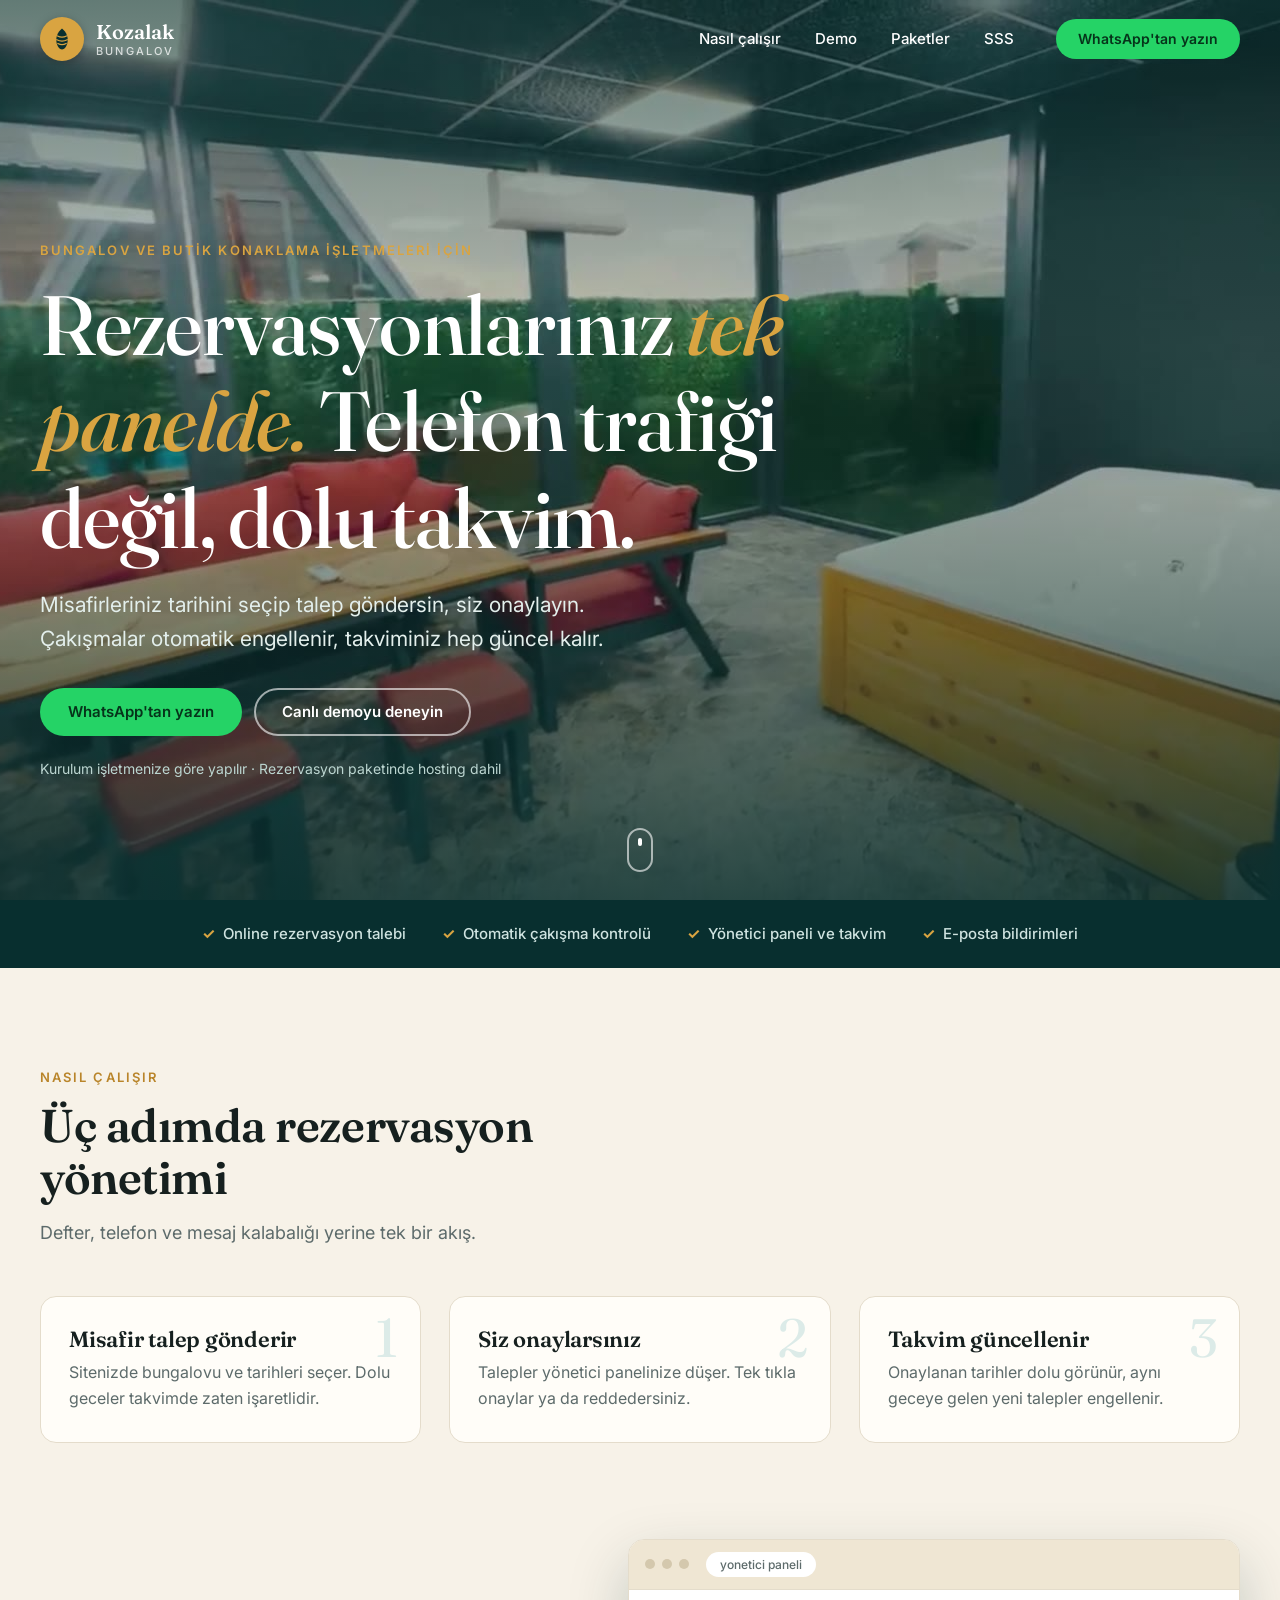
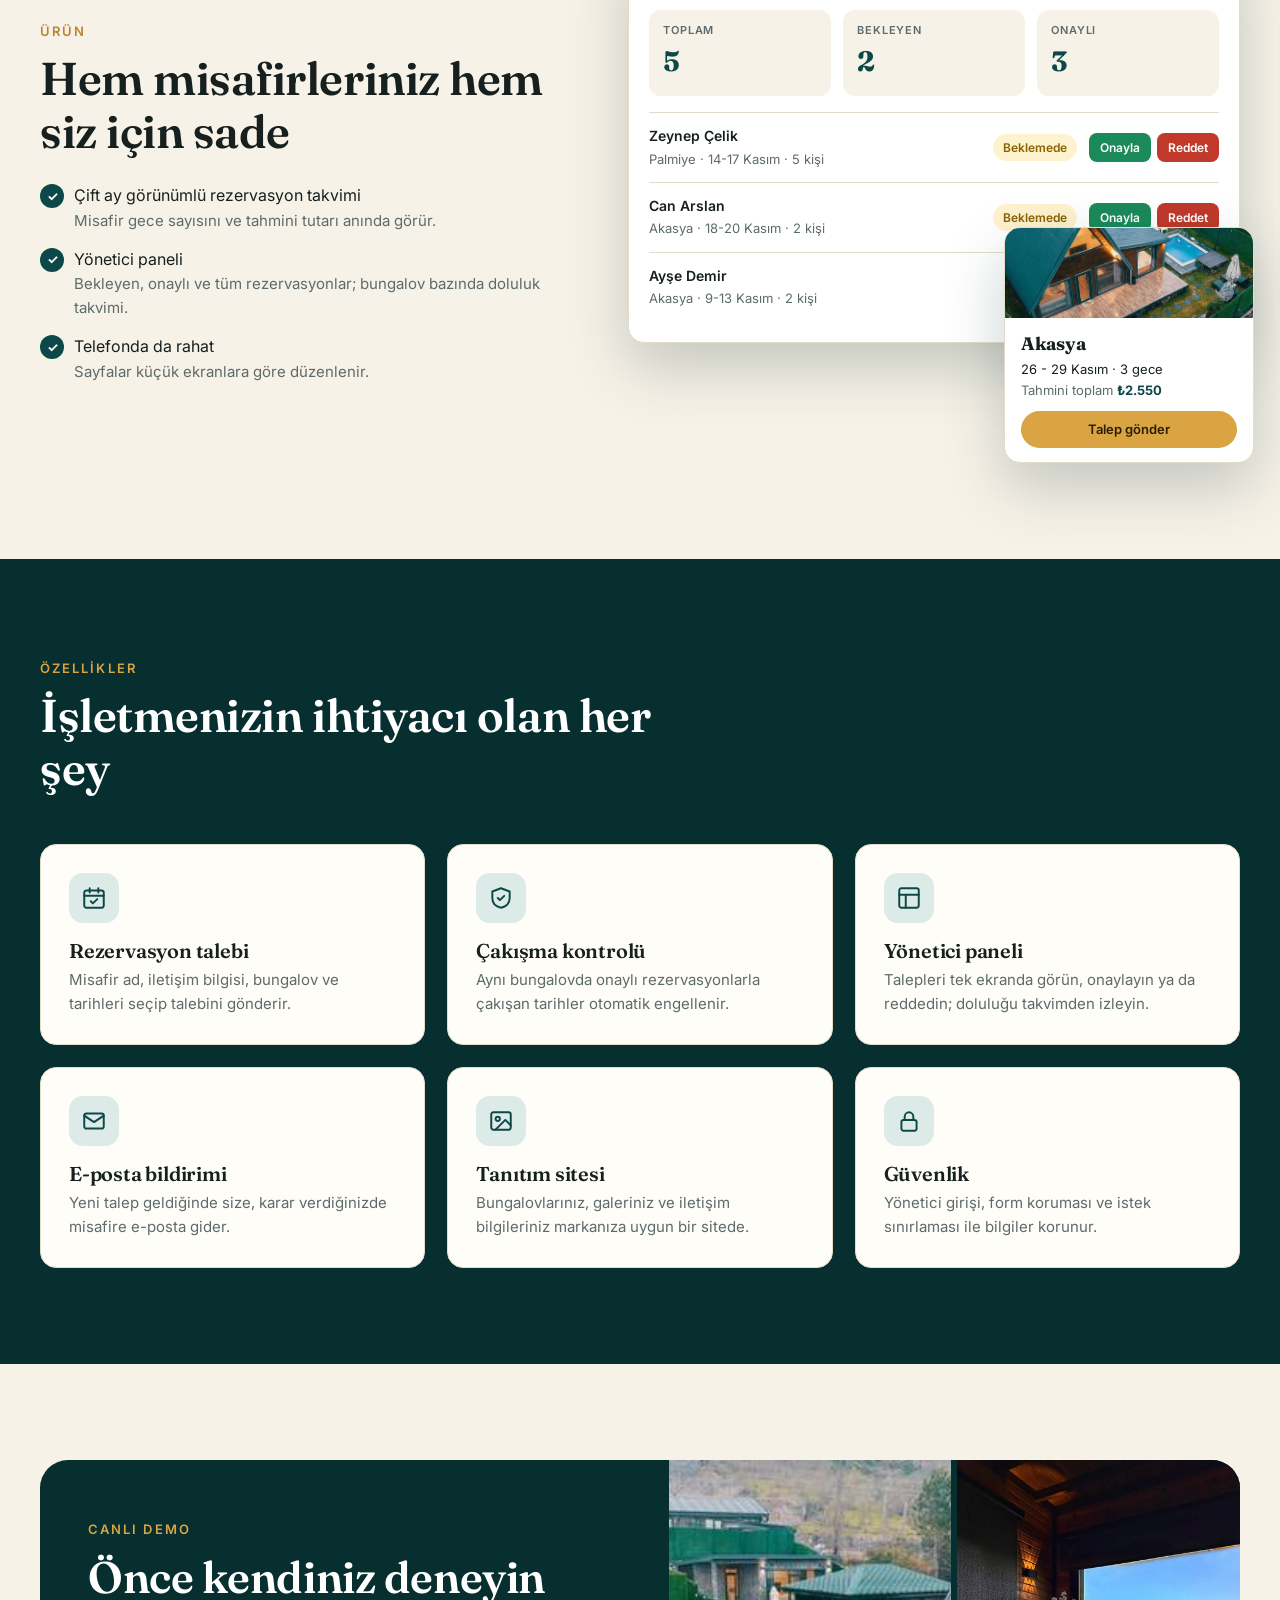
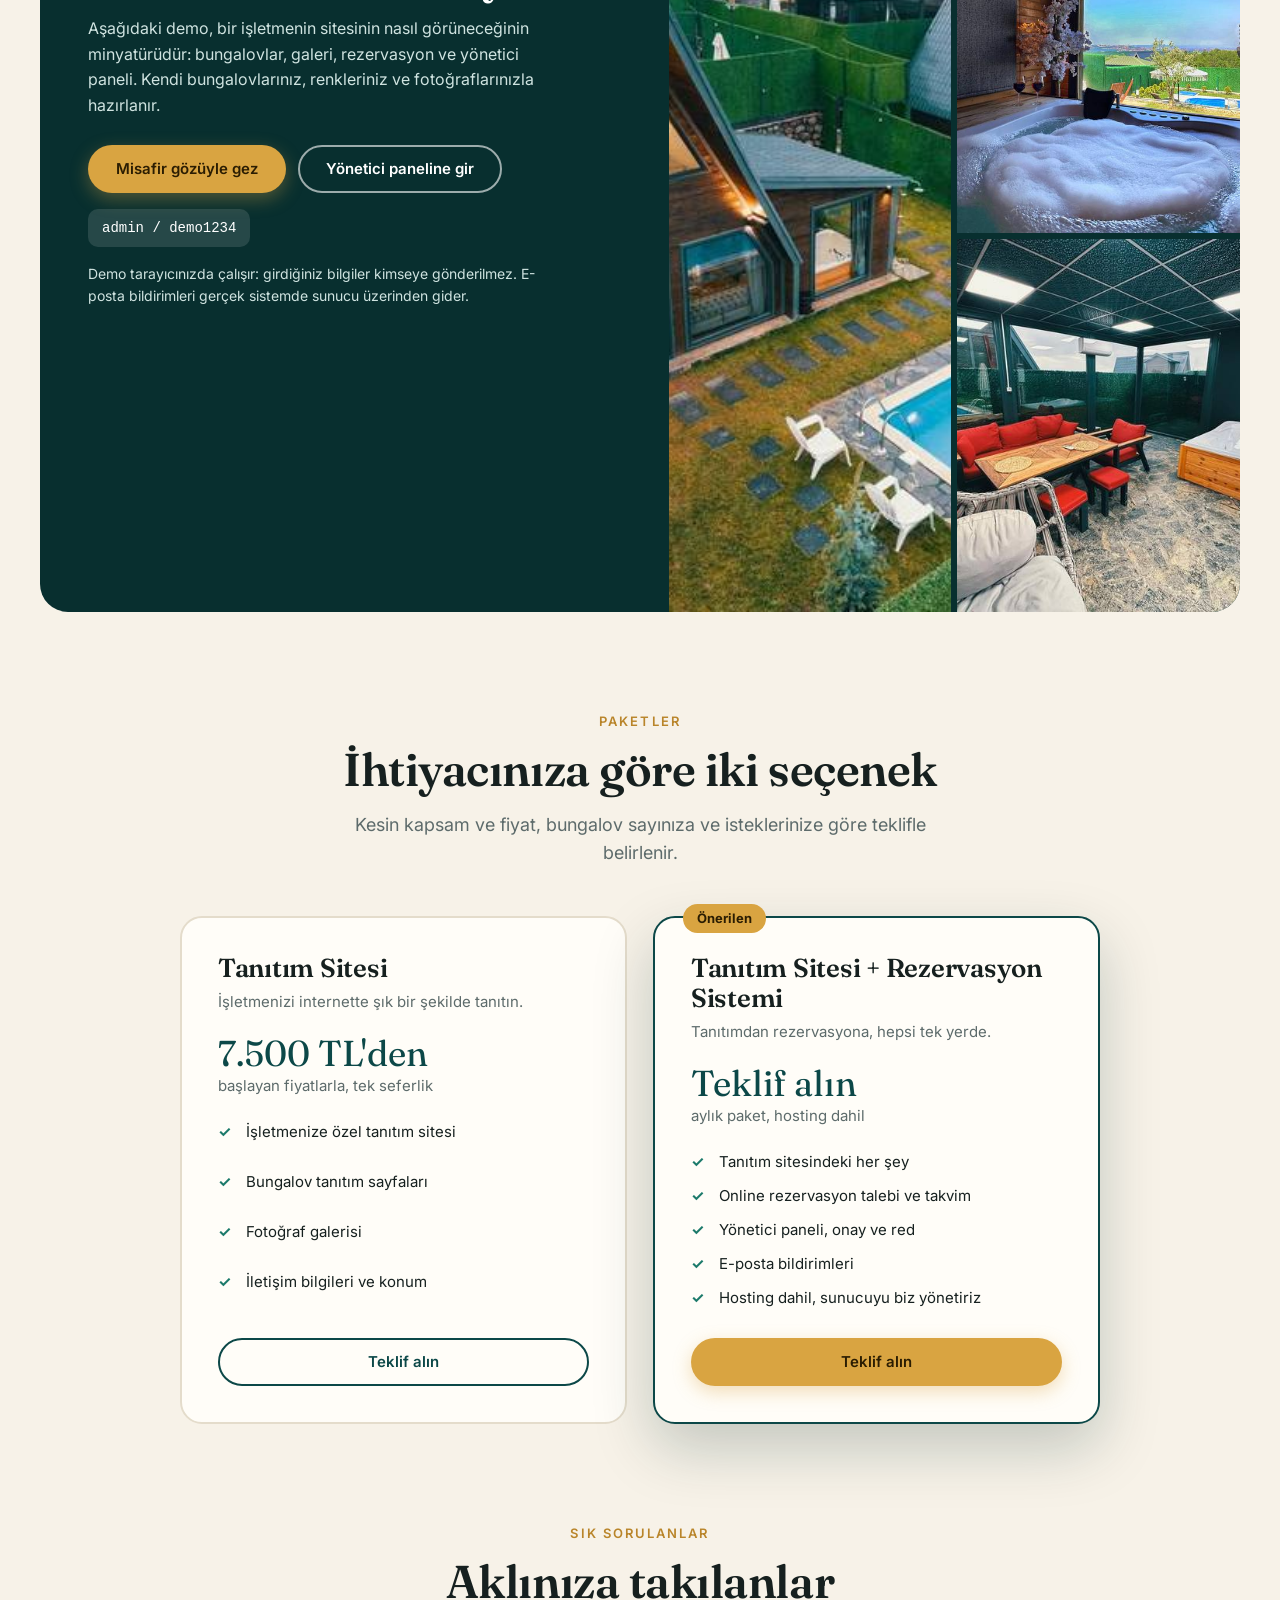
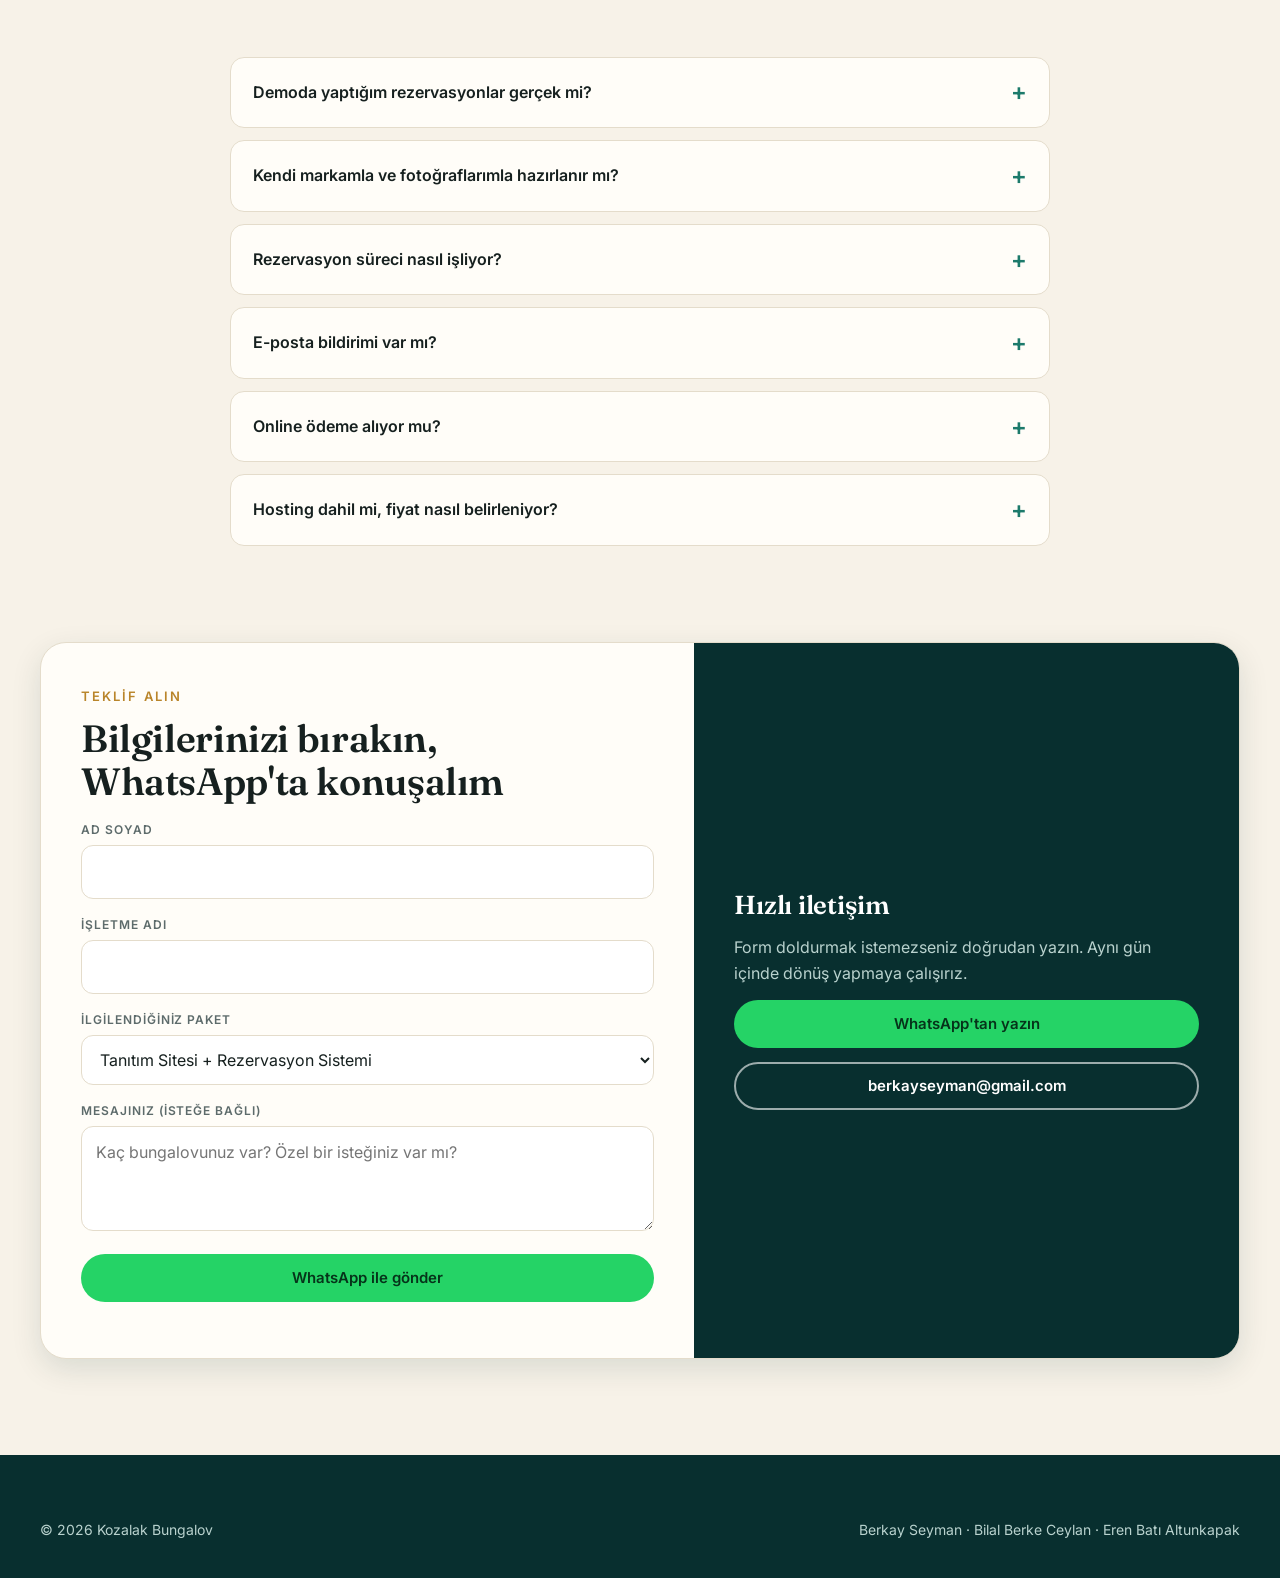
<file: index.html>
<!DOCTYPE html>
<html lang="tr">
<head>
    <meta charset="UTF-8">
    <meta name="viewport" content="width=device-width, initial-scale=1.0">
    <title>Kozalak Bungalov | Bungalov işletmeleri için rezervasyon sistemi</title>
    <meta name="description" content="Bungalov ve butik konaklama işletmeleri için tanıtım sitesi ve online rezervasyon sistemi. Misafir talep gönderir, siz tek panelden onaylarsınız. Canlı demoyu deneyin.">
    <meta property="og:title" content="Kozalak Bungalov: rezervasyonlarınız tek panelde">
    <meta property="og:description" content="Bungalov işletmeleri için tanıtım sitesi ve online rezervasyon sistemi. Canlı demoyu deneyin.">
    <meta property="og:image" content="demo/assets/video/poster.jpg">
    <link rel="icon" href="demo/assets/img/favicon.svg" type="image/svg+xml">
    <link rel="preconnect" href="https://fonts.googleapis.com">
    <link rel="preconnect" href="https://fonts.gstatic.com" crossorigin>
    <link rel="stylesheet" href="https://fonts.googleapis.com/css2?family=Fraunces:ital,opsz,wght@0,9..144,500;0,9..144,600;1,9..144,500&family=Inter:wght@400;500;600&display=swap">
    <link rel="stylesheet" href="demo/assets/site.css">
    <link rel="stylesheet" href="assets/sales.css">
</head>
<body>
<header class="site-header" id="siteHeader">
    <div class="wrap">
        <a class="brand" href="./" aria-label="Kozalak Bungalov, ana sayfa">
            <span class="mark"><svg viewBox="0 0 32 32" aria-hidden="true"><path fill="#082f2f" d="M16 2C22 7 25 14 23 22c-1 4-4 8-7 8s-6-4-7-8C7 14 10 7 16 2z"/><path fill="none" stroke="#d9a441" stroke-width="1.8" stroke-linecap="round" d="M10 12q6 3 12 0M9 17q7 3.500 14 0M10.500 22q5.500 3 11 0"/></svg></span>
            <span>Kozalak<small>Bungalov</small></span>
        </a>
        <nav class="nav" aria-label="Ana menü">
            <a href="#nasil">Nasıl çalışır</a><a href="#demo">Demo</a><a href="#paketler">Paketler</a><a href="#sss">SSS</a>
        </nav>
        <a class="btn btn-wa nav-cta" href="https://wa.me/905340806421?text=Merhaba%2C%20Kozalak%20Bungalov%20hakk%C4%B1nda%20bilgi%20almak%20istiyorum." target="_blank" rel="noopener">WhatsApp'tan yazın</a>
        <button class="burger" id="burger" aria-label="Menüyü aç" aria-expanded="false" aria-controls="mobileNav"><span></span><span></span><span></span></button>
    </div>
</header>
<div class="mobile-nav" id="mobileNav">
    <a href="#nasil">Nasıl çalışır</a><a href="#demo">Demo</a><a href="#paketler">Paketler</a><a href="#sss">SSS</a>
    <a class="btn btn-wa" href="https://wa.me/905340806421?text=Merhaba%2C%20Kozalak%20Bungalov%20hakk%C4%B1nda%20bilgi%20almak%20istiyorum." target="_blank" rel="noopener">WhatsApp'tan yazın</a>
</div>

<main>
    <section class="hero" style="background-image:url(demo/assets/video/poster.jpg)">
        <video autoplay muted loop playsinline preload="auto" poster="demo/assets/video/poster.jpg" aria-hidden="true">
            <source src="demo/assets/video/hero.mp4" type="video/mp4">
        </video>
        <div class="wrap hero-inner">
            <span class="eyebrow" style="color:var(--amber)">Bungalov ve butik konaklama işletmeleri için</span>
            <h1 style="margin-top:14px">Rezervasyonlarınız <em>tek panelde.</em> Telefon trafiği değil, dolu takvim.</h1>
            <p class="sub">Misafirleriniz tarihini seçip talep göndersin, siz onaylayın. Çakışmalar otomatik engellenir, takviminiz hep güncel kalır.</p>
            <div class="btns">
                <a class="btn btn-wa" href="https://wa.me/905340806421?text=Merhaba%2C%20Kozalak%20Bungalov%20i%C3%A7in%20teklif%20almak%20istiyorum." target="_blank" rel="noopener">WhatsApp'tan yazın</a>
                <a class="btn btn-ghost" href="#demo">Canlı demoyu deneyin</a>
            </div>
            <p class="hint">Kurulum işletmenize göre yapılır · Rezervasyon paketinde hosting dahil</p>
        </div>
        <div class="scroll-cue" aria-hidden="true"></div>
    </section>

    <div class="strip"><div class="wrap">
        <span>Online rezervasyon talebi</span><span>Otomatik çakışma kontrolü</span><span>Yönetici paneli ve takvim</span><span>E-posta bildirimleri</span>
    </div></div>

    <section class="block" id="nasil">
        <div class="wrap">
            <div class="section-head reveal">
                <span class="eyebrow">Nasıl çalışır</span>
                <h2>Üç adımda rezervasyon yönetimi</h2>
                <p class="lead">Defter, telefon ve mesaj kalabalığı yerine tek bir akış.</p>
            </div>
            <div class="steps">
                <div class="step-card reveal"><h3>Misafir talep gönderir</h3><p>Sitenizde bungalovu ve tarihleri seçer. Dolu geceler takvimde zaten işaretlidir.</p></div>
                <div class="step-card reveal"><h3>Siz onaylarsınız</h3><p>Talepler yönetici panelinize düşer. Tek tıkla onaylar ya da reddedersiniz.</p></div>
                <div class="step-card reveal"><h3>Takvim güncellenir</h3><p>Onaylanan tarihler dolu görünür, aynı geceye gelen yeni talepler engellenir.</p></div>
            </div>
        </div>
    </section>

    <section class="block" style="padding-top:0">
        <div class="wrap showcase">
            <div class="reveal">
                <span class="eyebrow">Ürün</span>
                <h2 style="font-size:clamp(30px,4vw,46px);margin:10px 0 0">Hem misafirleriniz hem siz için sade</h2>
                <ul class="ticks">
                    <li>Çift ay görünümlü rezervasyon takvimi<span>Misafir gece sayısını ve tahmini tutarı anında görür.</span></li>
                    <li>Yönetici paneli<span>Bekleyen, onaylı ve tüm rezervasyonlar; bungalov bazında doluluk takvimi.</span></li>
                    <li>Telefonda da rahat<span>Sayfalar küçük ekranlara göre düzenlenir.</span></li>
                </ul>
            </div>
            <div class="stage reveal">
                <div class="win">
                    <div class="win-bar"><i></i><i></i><i></i><b>yonetici paneli</b></div>
                    <div class="win-body">
                        <div class="tiles"><div class="tile"><small>Toplam</small><strong>5</strong></div><div class="tile"><small>Bekleyen</small><strong>2</strong></div><div class="tile"><small>Onaylı</small><strong>3</strong></div></div>
                        <div class="row"><div class="who"><b>Zeynep Çelik</b><span>Palmiye · 14-17 Kasım · 5 kişi</span></div><span class="pill wait">Beklemede</span><span class="mini"><button class="y" tabindex="-1">Onayla</button><button class="n" tabindex="-1">Reddet</button></span></div>
                        <div class="row"><div class="who"><b>Can Arslan</b><span>Akasya · 18-20 Kasım · 2 kişi</span></div><span class="pill wait">Beklemede</span><span class="mini"><button class="y" tabindex="-1">Onayla</button><button class="n" tabindex="-1">Reddet</button></span></div>
                        <div class="row"><div class="who"><b>Ayşe Demir</b><span>Akasya · 9-13 Kasım · 2 kişi</span></div><span class="pill ok">Onaylı</span></div>
                    </div>
                </div>
                <div class="guest-card">
                    <img src="demo/assets/img/akasya/thumb/16.jpg" alt="Akasya bungalovu" loading="lazy">
                    <div><b>Akasya</b>26 - 29 Kasım · 3 gece<br><span style="color:var(--muted)">Tahmini toplam</span> <strong style="color:var(--teal-700)">₺2.550</strong><div class="go">Talep gönder</div></div>
                </div>
            </div>
        </div>
    </section>

    <section class="block dark-band">
        <div class="wrap">
            <div class="section-head reveal">
                <span class="eyebrow">Özellikler</span>
                <h2>İşletmenizin ihtiyacı olan her şey</h2>
            </div>
            <div class="features" style="color:var(--ink)">
                <div class="feature reveal"><div class="ico"><svg viewBox="0 0 24 24" fill="none" stroke="currentColor" stroke-width="1.8" stroke-linecap="round" stroke-linejoin="round"><rect x="3" y="5" width="18" height="16" rx="2"/><path d="M8 3v4M16 3v4M3 10h18M9 15l2 2 4-4"/></svg></div><h3>Rezervasyon talebi</h3><p>Misafir ad, iletişim bilgisi, bungalov ve tarihleri seçip talebini gönderir.</p></div>
                <div class="feature reveal"><div class="ico"><svg viewBox="0 0 24 24" fill="none" stroke="currentColor" stroke-width="1.8" stroke-linecap="round" stroke-linejoin="round"><path d="M12 3l8 3v6c0 5-3.500 8-8 9-4.500-1-8-4-8-9V6l8-3z"/><path d="M9 12l2 2 4-4"/></svg></div><h3>Çakışma kontrolü</h3><p>Aynı bungalovda onaylı rezervasyonlarla çakışan tarihler otomatik engellenir.</p></div>
                <div class="feature reveal"><div class="ico"><svg viewBox="0 0 24 24" fill="none" stroke="currentColor" stroke-width="1.8" stroke-linecap="round" stroke-linejoin="round"><rect x="3" y="3" width="18" height="18" rx="2"/><path d="M3 9h18M9 21V9"/></svg></div><h3>Yönetici paneli</h3><p>Talepleri tek ekranda görün, onaylayın ya da reddedin; doluluğu takvimden izleyin.</p></div>
                <div class="feature reveal"><div class="ico"><svg viewBox="0 0 24 24" fill="none" stroke="currentColor" stroke-width="1.8" stroke-linecap="round" stroke-linejoin="round"><rect x="3" y="5" width="18" height="14" rx="2"/><path d="M3 7l9 6 9-6"/></svg></div><h3>E-posta bildirimi</h3><p>Yeni talep geldiğinde size, karar verdiğinizde misafire e-posta gider.</p></div>
                <div class="feature reveal"><div class="ico"><svg viewBox="0 0 24 24" fill="none" stroke="currentColor" stroke-width="1.8" stroke-linecap="round" stroke-linejoin="round"><rect x="3" y="4" width="18" height="16" rx="2"/><circle cx="9" cy="10" r="2"/><path d="M21 16l-5-5-9 9"/></svg></div><h3>Tanıtım sitesi</h3><p>Bungalovlarınız, galeriniz ve iletişim bilgileriniz markanıza uygun bir sitede.</p></div>
                <div class="feature reveal"><div class="ico"><svg viewBox="0 0 24 24" fill="none" stroke="currentColor" stroke-width="1.8" stroke-linecap="round" stroke-linejoin="round"><rect x="5" y="11" width="14" height="10" rx="2"/><path d="M8 11V8a4 4 0 0 1 8 0v3"/></svg></div><h3>Güvenlik</h3><p>Yönetici girişi, form koruması ve istek sınırlaması ile bilgiler korunur.</p></div>
            </div>
        </div>
    </section>

    <section class="block" id="demo">
        <div class="wrap">
            <div class="demo-band reveal">
                <div class="copy">
                    <span class="eyebrow" style="color:var(--amber)">Canlı demo</span>
                    <h2>Önce kendiniz deneyin</h2>
                    <p>Aşağıdaki demo, bir işletmenin sitesinin nasıl görüneceğinin minyatürüdür: bungalovlar, galeri, rezervasyon ve yönetici paneli. Kendi bungalovlarınız, renkleriniz ve fotoğraflarınızla hazırlanır.</p>
                    <div class="btns">
                        <a class="btn btn-amber" href="demo/index.html">Misafir gözüyle gez</a>
                        <a class="btn btn-ghost" href="demo/admin-login.html">Yönetici paneline gir</a>
                    </div>
                    <span class="cred">admin / demo1234</span>
                    <p style="margin-top:16px;font-size:14px">Demo tarayıcınızda çalışır: girdiğiniz bilgiler kimseye gönderilmez. E-posta bildirimleri gerçek sistemde sunucu üzerinden gider.</p>
                </div>
                <div class="photos">
                    <img src="demo/assets/img/ihlamur/thumb/25.jpg" alt="Havuzlu A-frame bungalovlar" loading="lazy">
                    <img src="demo/assets/img/zeytin/thumb/02.jpg" alt="Jakuzi" loading="lazy">
                    <img src="demo/assets/img/mese/thumb/06.jpg" alt="Camlı jakuzi odası" loading="lazy">
                </div>
            </div>
        </div>
    </section>

    <section class="block" id="paketler" style="padding-top:0">
        <div class="wrap">
            <div class="section-head reveal" style="margin-inline:auto;text-align:center">
                <span class="eyebrow">Paketler</span>
                <h2>İhtiyacınıza göre iki seçenek</h2>
                <p class="lead" style="margin-inline:auto">Kesin kapsam ve fiyat, bungalov sayınıza ve isteklerinize göre teklifle belirlenir.</p>
            </div>
            <div class="plans">
                <div class="plan reveal">
                    <h3>Tanıtım Sitesi</h3>
                    <p class="sub">İşletmenizi internette şık bir şekilde tanıtın.</p>
                    <div class="cost">7.500 TL'den <small>başlayan fiyatlarla, tek seferlik</small></div>
                    <ul><li>İşletmenize özel tanıtım sitesi</li><li>Bungalov tanıtım sayfaları</li><li>Fotoğraf galerisi</li><li>İletişim bilgileri ve konum</li></ul>
                    <a class="btn btn-outline" href="#teklif" data-package="Tanıtım Sitesi">Teklif alın</a>
                </div>
                <div class="plan featured reveal">
                    <span class="badge">Önerilen</span>
                    <h3>Tanıtım Sitesi + Rezervasyon Sistemi</h3>
                    <p class="sub">Tanıtımdan rezervasyona, hepsi tek yerde.</p>
                    <div class="cost">Teklif alın <small>aylık paket, hosting dahil</small></div>
                    <ul><li>Tanıtım sitesindeki her şey</li><li>Online rezervasyon talebi ve takvim</li><li>Yönetici paneli, onay ve red</li><li>E-posta bildirimleri</li><li>Hosting dahil, sunucuyu biz yönetiriz</li></ul>
                    <a class="btn btn-amber" href="#teklif" data-package="Tanıtım Sitesi + Rezervasyon Sistemi">Teklif alın</a>
                </div>
            </div>
        </div>
    </section>

    <section class="block" id="sss" style="padding-top:0">
        <div class="wrap">
            <div class="section-head reveal" style="margin-inline:auto;text-align:center"><span class="eyebrow">Sık sorulanlar</span><h2>Aklınıza takılanlar</h2></div>
            <div class="faq reveal">
                <details><summary>Demoda yaptığım rezervasyonlar gerçek mi?</summary><p>Hayır. Demo tarayıcınızda çalışır, girdiğiniz bilgiler kimseye gönderilmez ve sayfadaki "Örnek verileri sıfırla" düğmesiyle başa döner.</p></details>
                <details><summary>Kendi markamla ve fotoğraflarımla hazırlanır mı?</summary><p>Evet. Bungalov adları, fiyatlar, fotoğraflar ve renkler işletmenize göre hazırlanır; demodaki işletme sadece bir örnektir.</p></details>
                <details><summary>Rezervasyon süreci nasıl işliyor?</summary><p>Misafir tarih seçip talep gönderir, siz yönetici panelinden onaylar ya da reddedersiniz. Onaylanan tarihler dolu görünür ve çakışan yeni talepler engellenir.</p></details>
                <details><summary>E-posta bildirimi var mı?</summary><p>Evet. Gerçek sistemde yeni talep geldiğinde size, karar verdiğinizde misafire e-posta gönderilir.</p></details>
                <details><summary>Online ödeme alıyor mu?</summary><p>Şu an ödeme almaz; talep ve onay akışı vardır. Ödeme ihtiyacınız varsa teklif görüşmesinde konuşabiliriz.</p></details>
                <details><summary>Hosting dahil mi, fiyat nasıl belirleniyor?</summary><p>Rezervasyon sistemi aylık paket olarak sunulur ve hosting dahildir. Tanıtım sitesi 7.500 TL'den başlar; kapsam ve kesin fiyat bungalov sayınıza ve isteklerinize göre teklifte netleşir.</p></details>
            </div>
        </div>
    </section>

    <section class="block" id="teklif" style="padding-top:0">
        <div class="wrap">
            <div class="contact reveal">
                <form id="quoteForm" novalidate>
                    <div><span class="eyebrow">Teklif alın</span><h2 style="font-size:clamp(28px,3.5vw,38px);margin-top:8px">Bilgilerinizi bırakın, WhatsApp'ta konuşalım</h2></div>
                    <div class="field"><label for="q-name">Ad soyad</label><input id="q-name" autocomplete="name" maxlength="100"></div>
                    <div class="field"><label for="q-business">İşletme adı</label><input id="q-business" autocomplete="organization" maxlength="100"></div>
                    <div class="field"><label for="q-package">İlgilendiğiniz paket</label>
                        <select id="q-package"><option>Tanıtım Sitesi</option><option selected>Tanıtım Sitesi + Rezervasyon Sistemi</option><option>Henüz karar vermedim</option></select></div>
                    <div class="field"><label for="q-message">Mesajınız (isteğe bağlı)</label><textarea id="q-message" rows="3" maxlength="500" placeholder="Kaç bungalovunuz var? Özel bir isteğiniz var mı?"></textarea></div>
                    <button class="btn btn-wa" type="submit">WhatsApp ile gönder</button>
                    <div id="formMsg" role="status"></div>
                </form>
                <div class="side">
                    <h3>Hızlı iletişim</h3>
                    <p>Form doldurmak istemezseniz doğrudan yazın. Aynı gün içinde dönüş yapmaya çalışırız.</p>
                    <a class="btn btn-wa" href="https://wa.me/905340806421?text=Merhaba%2C%20Kozalak%20Bungalov%20i%C3%A7in%20teklif%20almak%20istiyorum." target="_blank" rel="noopener">WhatsApp'tan yazın</a>
                    <a class="btn btn-ghost" href="mailto:berkayseyman@gmail.com?subject=Kozalak%20Bungalov%20teklif%20talebi">berkayseyman@gmail.com</a>
                </div>
            </div>
        </div>
    </section>
</main>

<footer class="site-footer" style="margin-top:0">
    <div class="wrap">
        <div class="foot-note" style="border:0;margin:0;padding:0">
            <span>&copy; 2026 Kozalak Bungalov</span>
            <span>Berkay Seyman · Bilal Berke Ceylan · Eren Batı Altunkapak</span>
        </div>
    </div>
</footer>

<script>
(function () {
    var header = document.getElementById('siteHeader'), burger = document.getElementById('burger'), mobile = document.getElementById('mobileNav');
    function onScroll() { header.classList.toggle('is-solid', window.scrollY > 40); }
    onScroll(); window.addEventListener('scroll', onScroll, { passive: true });
    function setMenu(open) {
        mobile.classList.toggle('open', open); document.body.classList.toggle('menu-open', open);
        burger.setAttribute('aria-expanded', open ? 'true' : 'false'); burger.setAttribute('aria-label', open ? 'Menüyü kapat' : 'Menüyü aç');
    }
    burger.addEventListener('click', function () { setMenu(!mobile.classList.contains('open')); });
    mobile.addEventListener('click', function (e) { if (e.target.tagName === 'A') setMenu(false); });
    document.addEventListener('keydown', function (e) { if (e.key === 'Escape') setMenu(false); });

    var items = document.querySelectorAll('.reveal');
    if ('IntersectionObserver' in window) {
        var io = new IntersectionObserver(function (es) { es.forEach(function (e) { if (e.isIntersecting) { e.target.classList.add('in'); io.unobserve(e.target); } }); }, { threshold: 0.12 });
        items.forEach(function (e) { io.observe(e); });
    } else { items.forEach(function (e) { e.classList.add('in'); }); }

    document.querySelectorAll('[data-package]').forEach(function (a) {
        a.addEventListener('click', function () { document.getElementById('q-package').value = a.getAttribute('data-package'); });
    });

    // Form bir sunucuya gönderilmez; bilgilerle hazır bir WhatsApp mesajı açılır.
    document.getElementById('quoteForm').addEventListener('submit', function (e) {
        e.preventDefault();
        var f = e.target, msg = document.getElementById('formMsg'), name = document.getElementById('q-name').value.trim();
        if (!name) { msg.className = 'err'; msg.textContent = 'Lütfen ad soyad alanını doldurun.'; return; }
        var business = document.getElementById('q-business').value.trim(), note = document.getElementById('q-message').value.trim();
        var text = 'Merhaba, ben ' + name + '.' + (business ? ' İşletmem: ' + business + '.' : '') +
            ' İlgilendiğim paket: ' + document.getElementById('q-package').value + '.' + (note ? ' ' + note : '') + ' Teklif almak istiyorum.';
        window.open('https://wa.me/905340806421?text=' + encodeURIComponent(text), '_blank', 'noopener');
        msg.className = 'ok'; msg.textContent = 'WhatsApp açılıyor. Mesajı göndermeniz yeterli.';
    });
})();
</script>
</body>
</html>
</file>
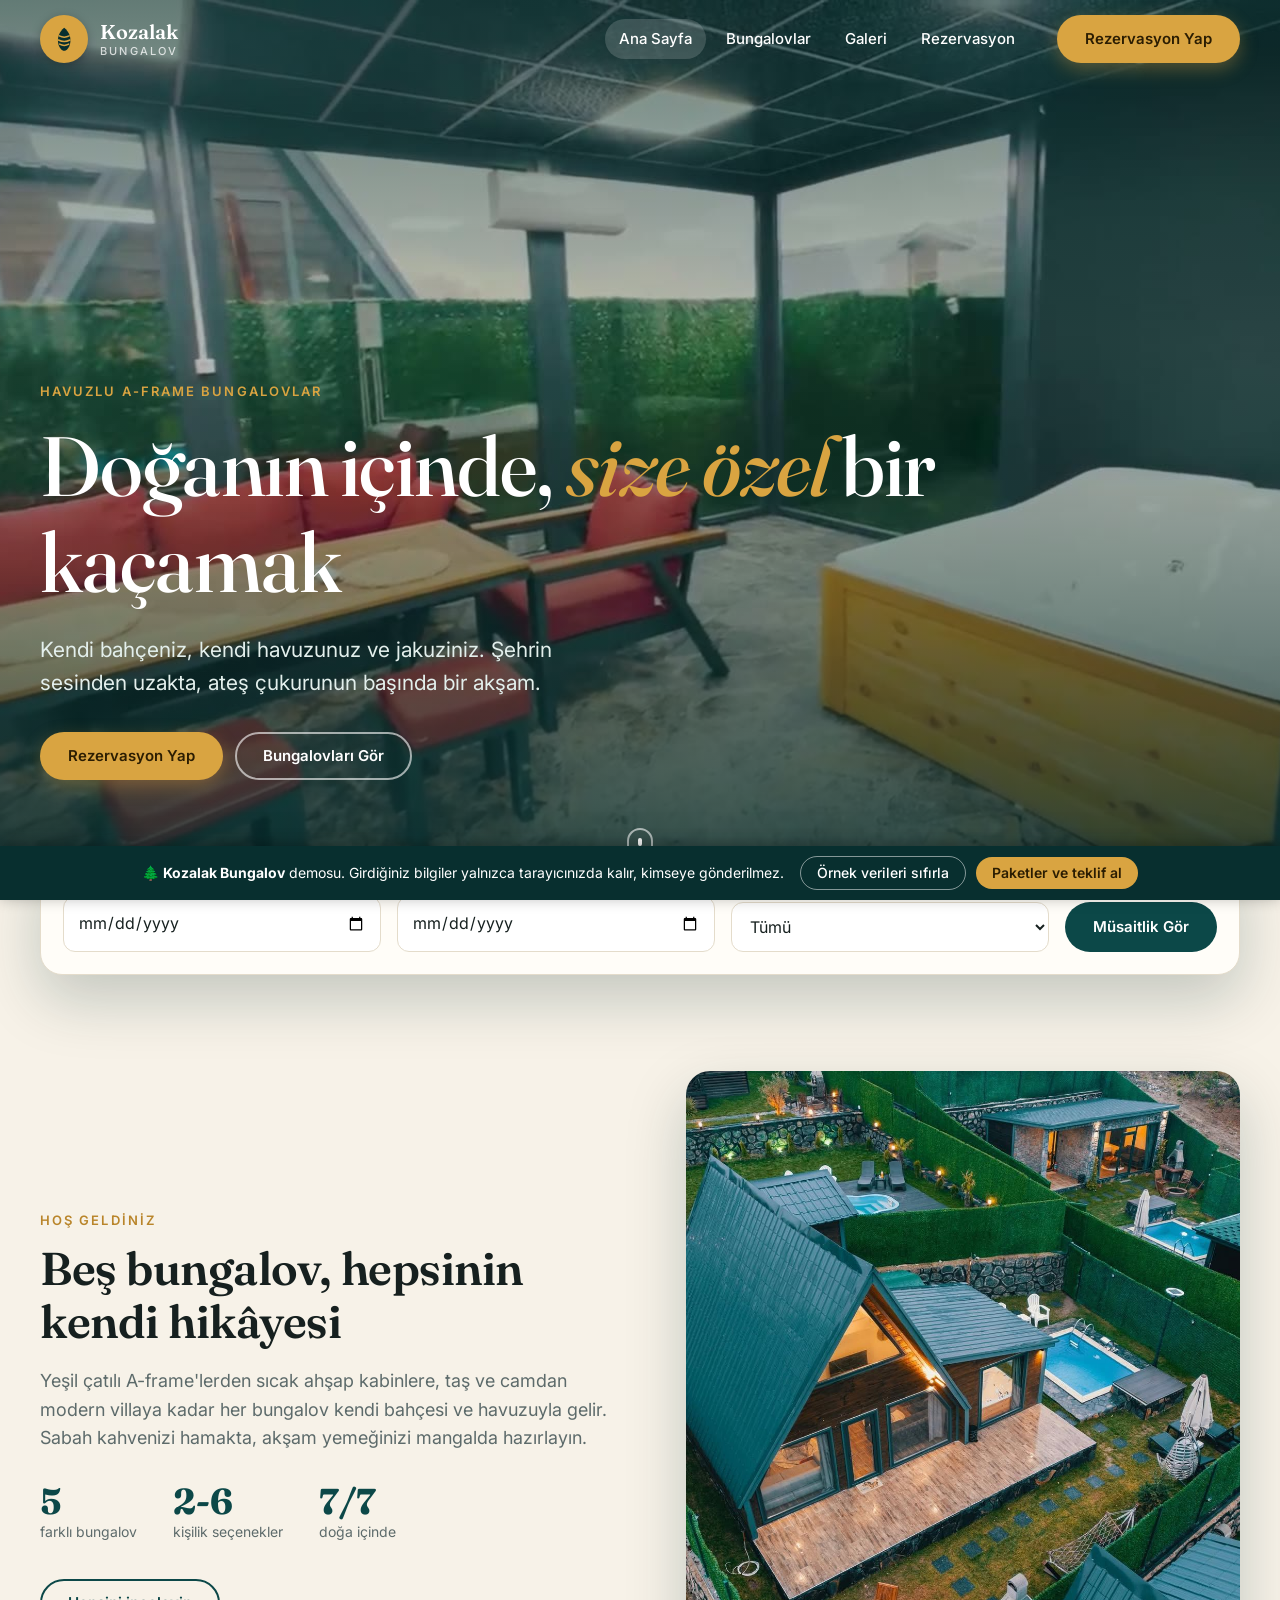
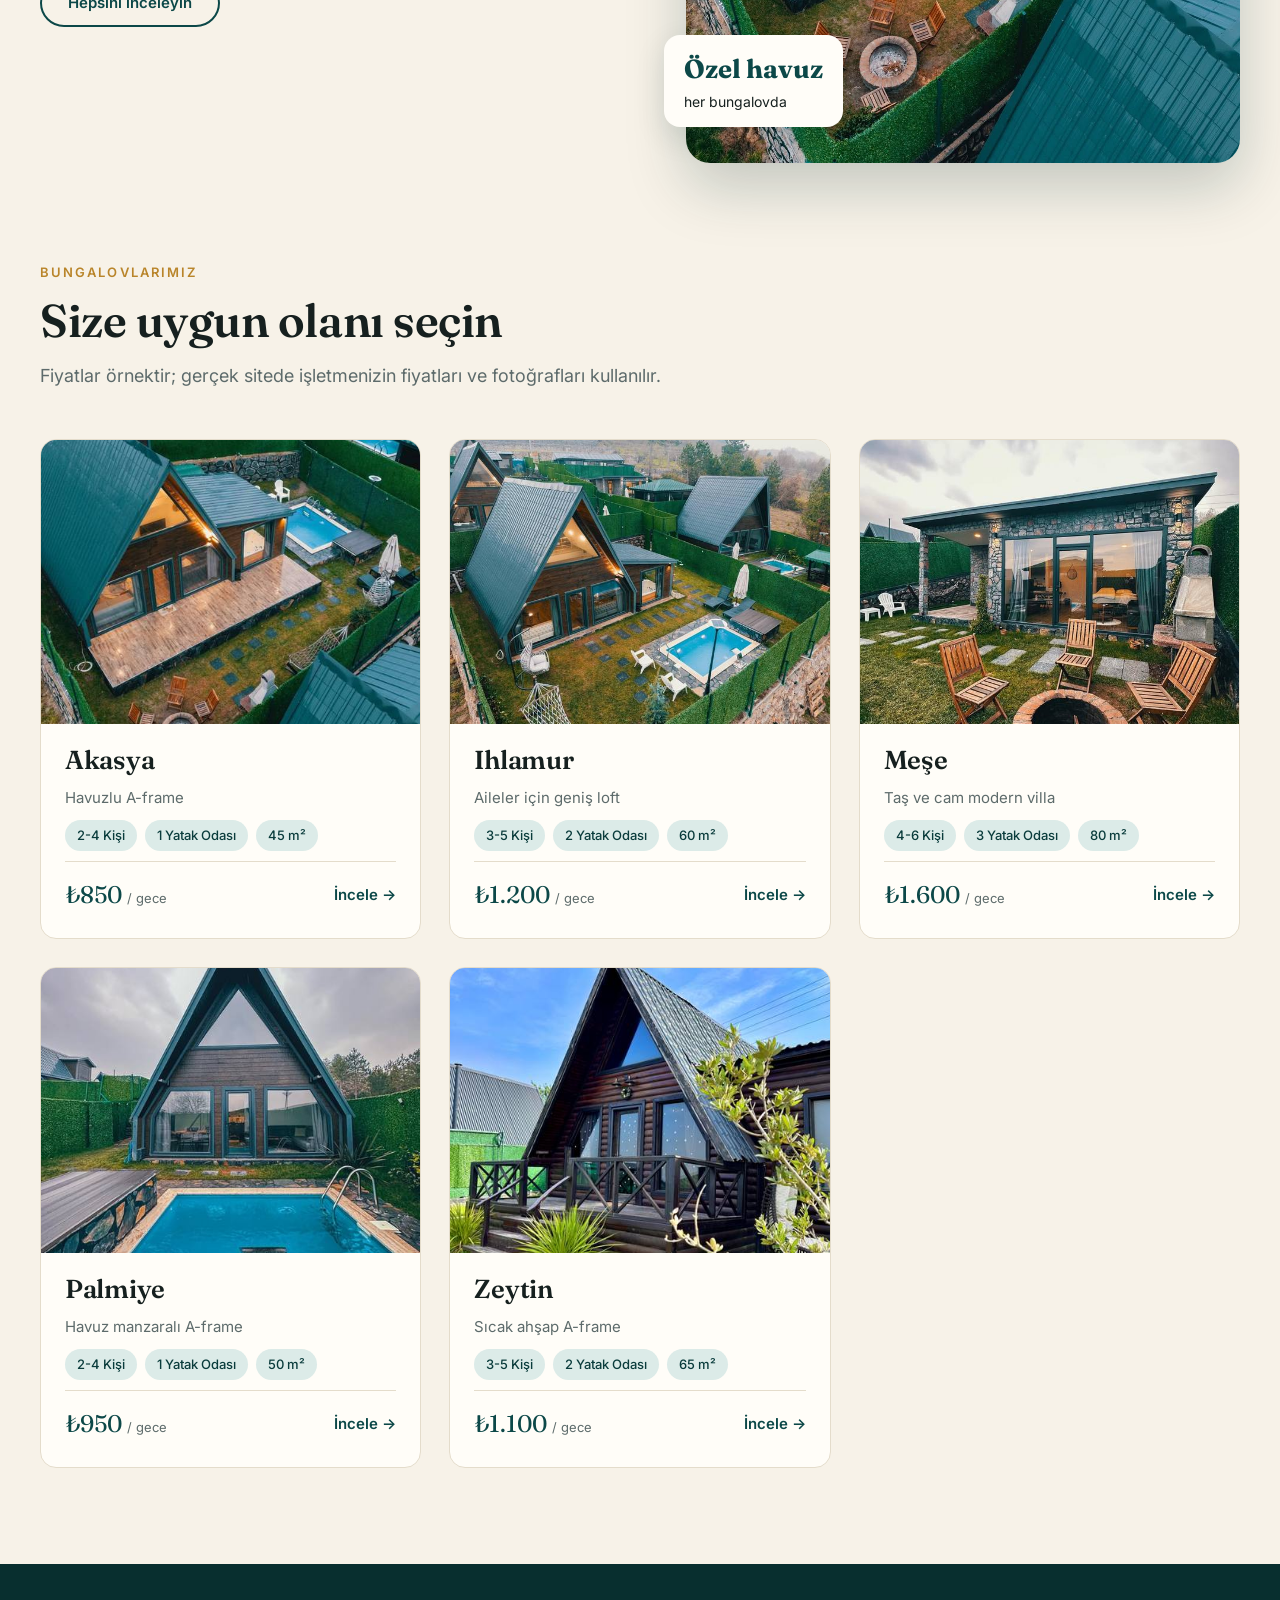
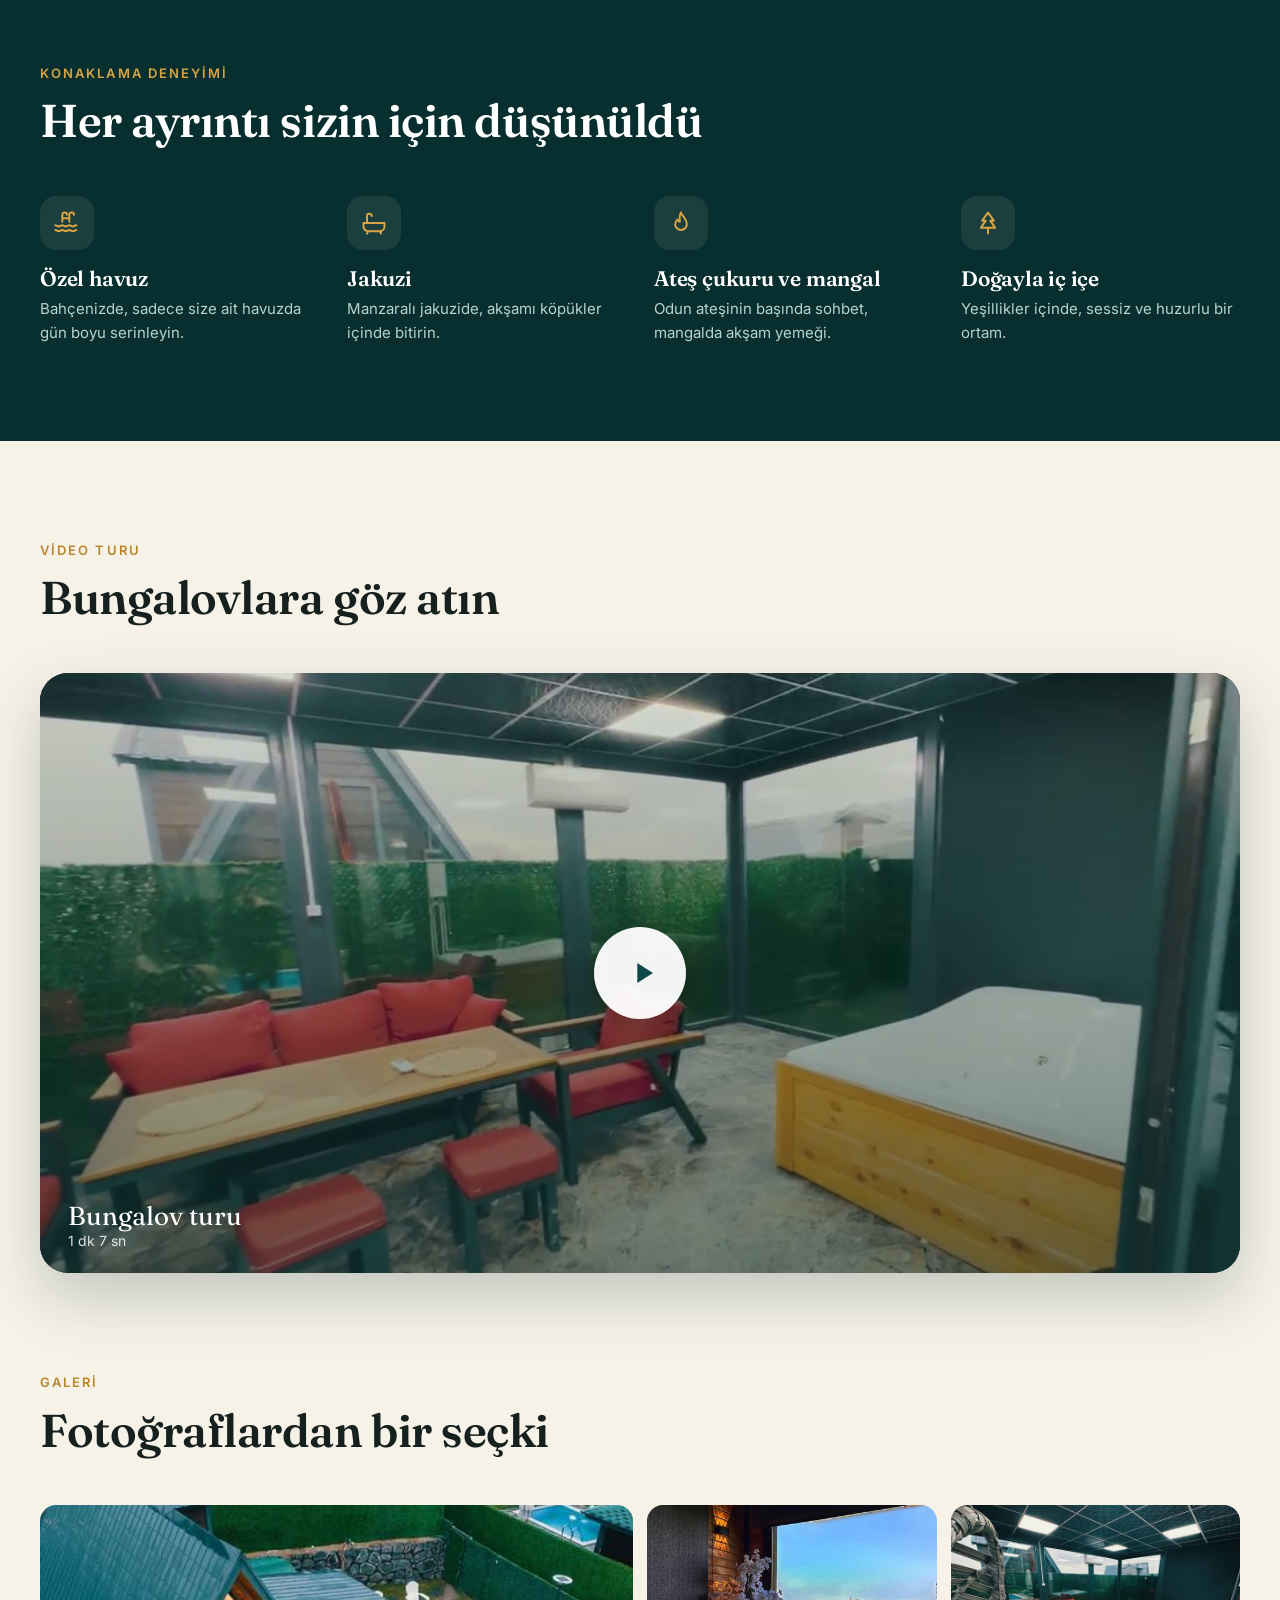
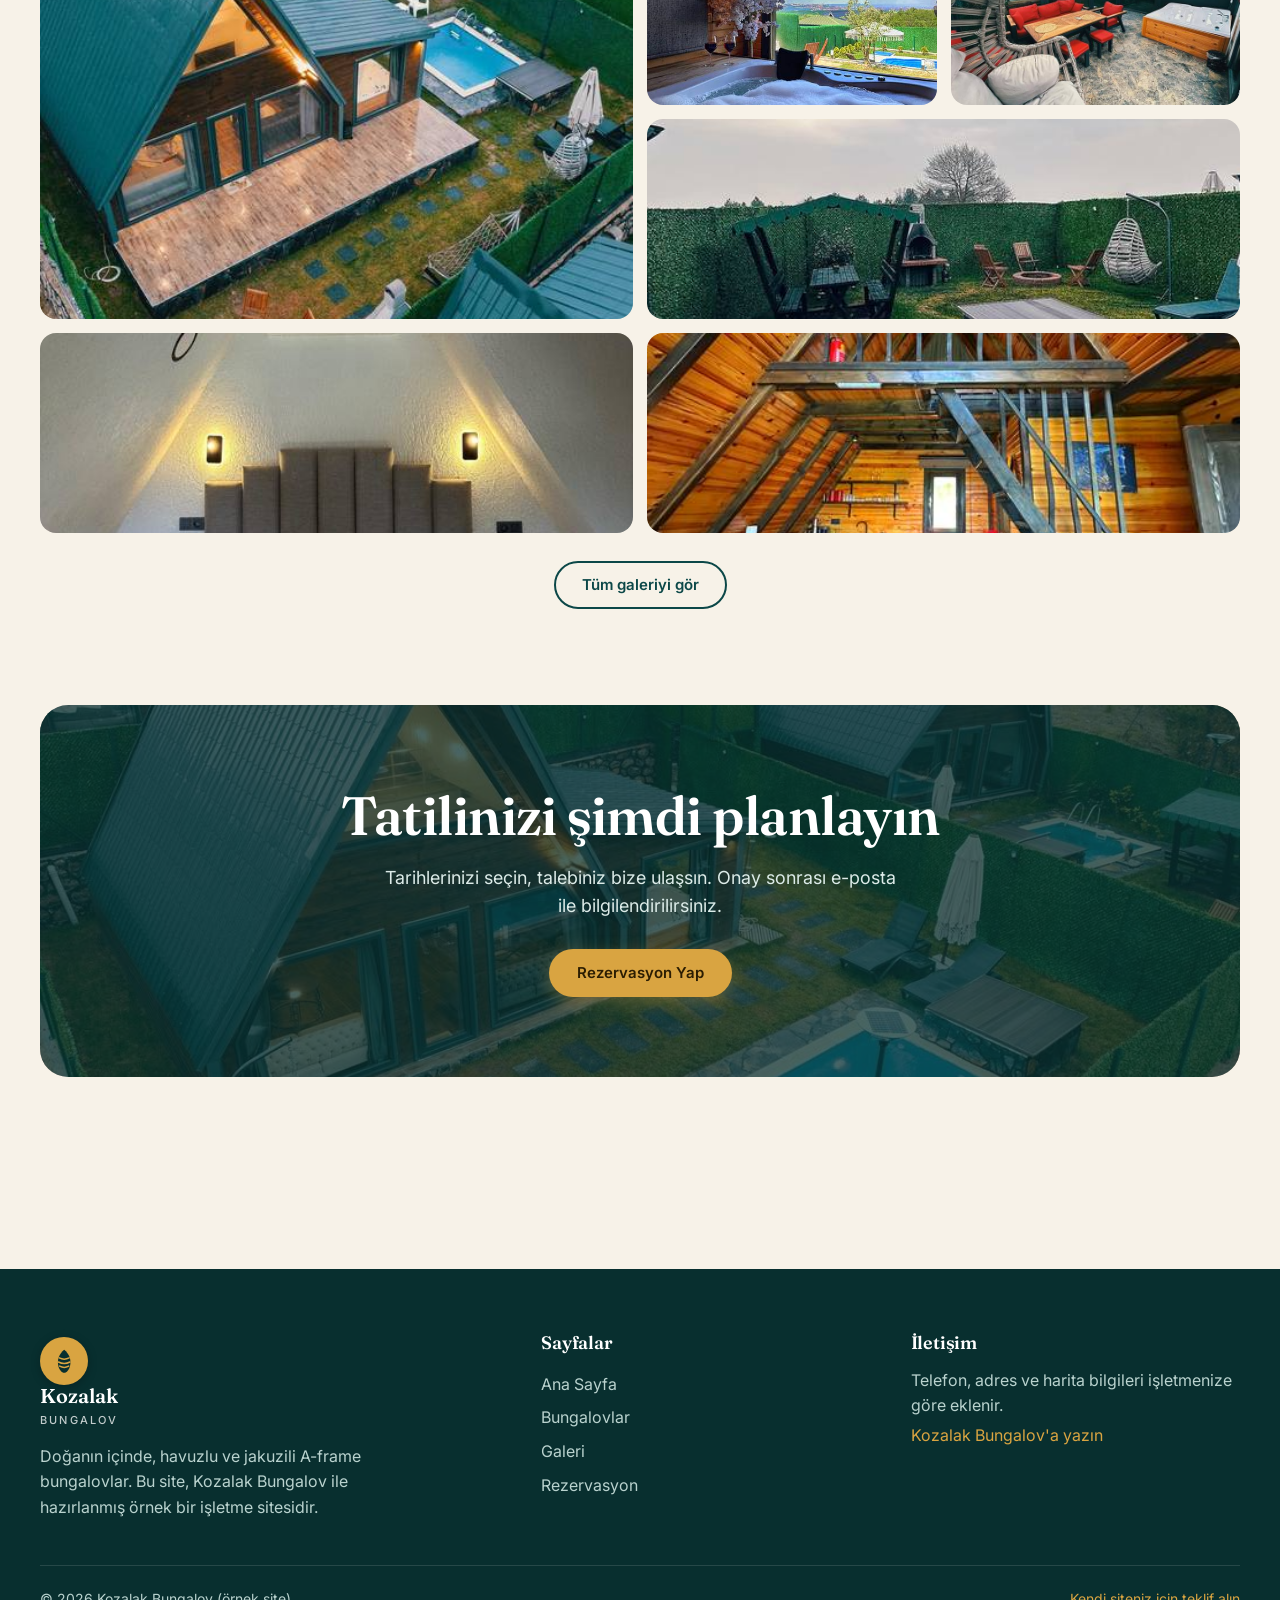
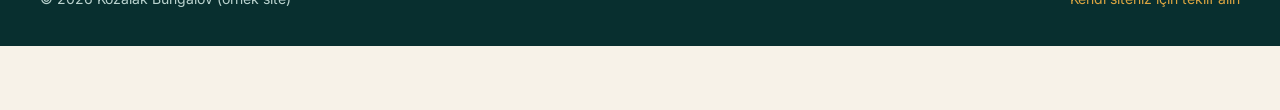
<file: demo/index.html>
<!DOCTYPE html>
<html lang="tr">
<head>
    <meta charset="UTF-8">
    <meta name="viewport" content="width=device-width, initial-scale=1.0">
    <title>Kozalak Bungalov | Havuzlu A-frame bungalovlar</title>
    <meta name="description" content="Doğanın içinde, havuzlu ve jakuzili A-frame bungalovlar. Kozalak Bungalov ile hazırlanmış örnek işletme sitesi.">
    <link rel="icon" href="assets/img/favicon.svg" type="image/svg+xml">
    <link rel="preconnect" href="https://fonts.googleapis.com">
    <link rel="preconnect" href="https://fonts.gstatic.com" crossorigin>
    <link rel="stylesheet" href="https://fonts.googleapis.com/css2?family=Fraunces:ital,opsz,wght@0,9..144,500;0,9..144,600;1,9..144,500&family=Inter:wght@400;500;600&display=swap">
    <link rel="stylesheet" href="assets/site.css">
    <script src="assets/demo-api.js"></script>
</head>
<body data-page="home" data-hero>
<main>
    <section class="hero" style="background-image:url(assets/video/poster.jpg)">
        <video autoplay muted loop playsinline preload="auto" poster="assets/video/poster.jpg" aria-hidden="true">
            <source src="assets/video/hero.mp4" type="video/mp4">
        </video>
        <div class="wrap hero-inner">
            <span class="eyebrow" style="color:var(--amber)">Havuzlu A-frame bungalovlar</span>
            <h1 style="margin-top:14px">Doğanın içinde, <em>size özel</em> bir kaçamak</h1>
            <p class="sub">Kendi bahçeniz, kendi havuzunuz ve jakuziniz. Şehrin sesinden uzakta, ateş çukurunun başında bir akşam.</p>
            <div class="btns">
                <a class="btn btn-amber" href="reservation.html">Rezervasyon Yap</a>
                <a class="btn btn-ghost" href="bungalows.html">Bungalovları Gör</a>
            </div>
        </div>
        <div class="scroll-cue" aria-hidden="true"></div>
    </section>

    <section class="booking-bar" aria-label="Müsaitlik sorgula">
        <div class="wrap">
            <form class="booking-form" id="bookingForm">
                <div class="field"><label for="bfIn">Giriş</label><input type="date" id="bfIn"></div>
                <div class="field"><label for="bfOut">Çıkış</label><input type="date" id="bfOut"></div>
                <div class="field"><label for="bfBungalow">Bungalov</label><select id="bfBungalow"></select></div>
                <button class="btn btn-teal" type="submit">Müsaitlik Gör</button>
            </form>
        </div>
    </section>

    <section class="block">
        <div class="wrap split">
            <div class="reveal">
                <span class="eyebrow">Hoş geldiniz</span>
                <h2>Beş bungalov, hepsinin kendi hikâyesi</h2>
                <p>Yeşil çatılı A-frame'lerden sıcak ahşap kabinlere, taş ve camdan modern villaya kadar her bungalov kendi bahçesi ve havuzuyla gelir. Sabah kahvenizi hamakta, akşam yemeğinizi mangalda hazırlayın.</p>
                <div class="stats">
                    <div><strong>5</strong><span>farklı bungalov</span></div>
                    <div><strong>2-6</strong><span>kişilik seçenekler</span></div>
                    <div><strong>7/7</strong><span>doğa içinde</span></div>
                </div>
                <div style="margin-top:34px"><a class="btn btn-outline" href="bungalows.html">Hepsini inceleyin</a></div>
            </div>
            <div class="split-photo reveal">
                <img src="assets/img/akasya/16.jpg" alt="Akasya bungalovunun havadan görünümü" loading="lazy">
                <div class="badge-float"><strong>Özel havuz</strong>her bungalovda</div>
            </div>
        </div>
    </section>

    <section class="block" style="padding-top:0">
        <div class="wrap">
            <div class="section-head">
                <span class="eyebrow">Bungalovlarımız</span>
                <h2>Size uygun olanı seçin</h2>
                <p class="lead">Fiyatlar örnektir; gerçek sitede işletmenizin fiyatları ve fotoğrafları kullanılır.</p>
            </div>
            <div class="cards" id="homeCards"></div>
        </div>
    </section>

    <section class="block dark-band">
        <div class="wrap">
            <div class="section-head">
                <span class="eyebrow">Konaklama deneyimi</span>
                <h2>Her ayrıntı sizin için düşünüldü</h2>
            </div>
            <div class="perks">
                <div class="perk reveal"><div class="ico" data-ico="pool"></div><h3>Özel havuz</h3><p>Bahçenizde, sadece size ait havuzda gün boyu serinleyin.</p></div>
                <div class="perk reveal"><div class="ico" data-ico="tub"></div><h3>Jakuzi</h3><p>Manzaralı jakuzide, akşamı köpükler içinde bitirin.</p></div>
                <div class="perk reveal"><div class="ico" data-ico="fire"></div><h3>Ateş çukuru ve mangal</h3><p>Odun ateşinin başında sohbet, mangalda akşam yemeği.</p></div>
                <div class="perk reveal"><div class="ico" data-ico="tree"></div><h3>Doğayla iç içe</h3><p>Yeşillikler içinde, sessiz ve huzurlu bir ortam.</p></div>
            </div>
        </div>
    </section>

    <section class="block">
        <div class="wrap">
            <div class="section-head">
                <span class="eyebrow">Video turu</span>
                <h2>Bungalovlara göz atın</h2>
            </div>
            <button class="tour reveal" id="tourBtn" type="button" aria-label="Tanıtım videosunu oynat">
                <img src="assets/video/poster.jpg" alt="" loading="lazy">
                <span class="play"><svg viewBox="0 0 24 24" fill="currentColor"><path d="M8 5v14l11-7z"/></svg></span>
                <span class="cap">Bungalov turu<small>1 dk 7 sn</small></span>
            </button>
        </div>
    </section>

    <section class="block" style="padding-top:0">
        <div class="wrap">
            <div class="section-head">
                <span class="eyebrow">Galeri</span>
                <h2>Fotoğraflardan bir seçki</h2>
            </div>
            <div class="mosaic" id="homeMosaic"></div>
            <div style="margin-top:28px;text-align:center"><a class="btn btn-outline" href="gallery.html">Tüm galeriyi gör</a></div>
        </div>
    </section>

    <section class="block" style="padding-top:0">
        <div class="wrap">
            <div class="cta reveal" style="background-image:url(assets/img/ihlamur/25.jpg)">
                <h2>Tatilinizi şimdi planlayın</h2>
                <p>Tarihlerinizi seçin, talebiniz bize ulaşsın. Onay sonrası e-posta ile bilgilendirilirsiniz.</p>
                <a class="btn btn-amber" href="reservation.html">Rezervasyon Yap</a>
            </div>
        </div>
    </section>
</main>
<script src="assets/data.js"></script>
<script src="assets/site.js"></script>
</body>
</html>
</file>
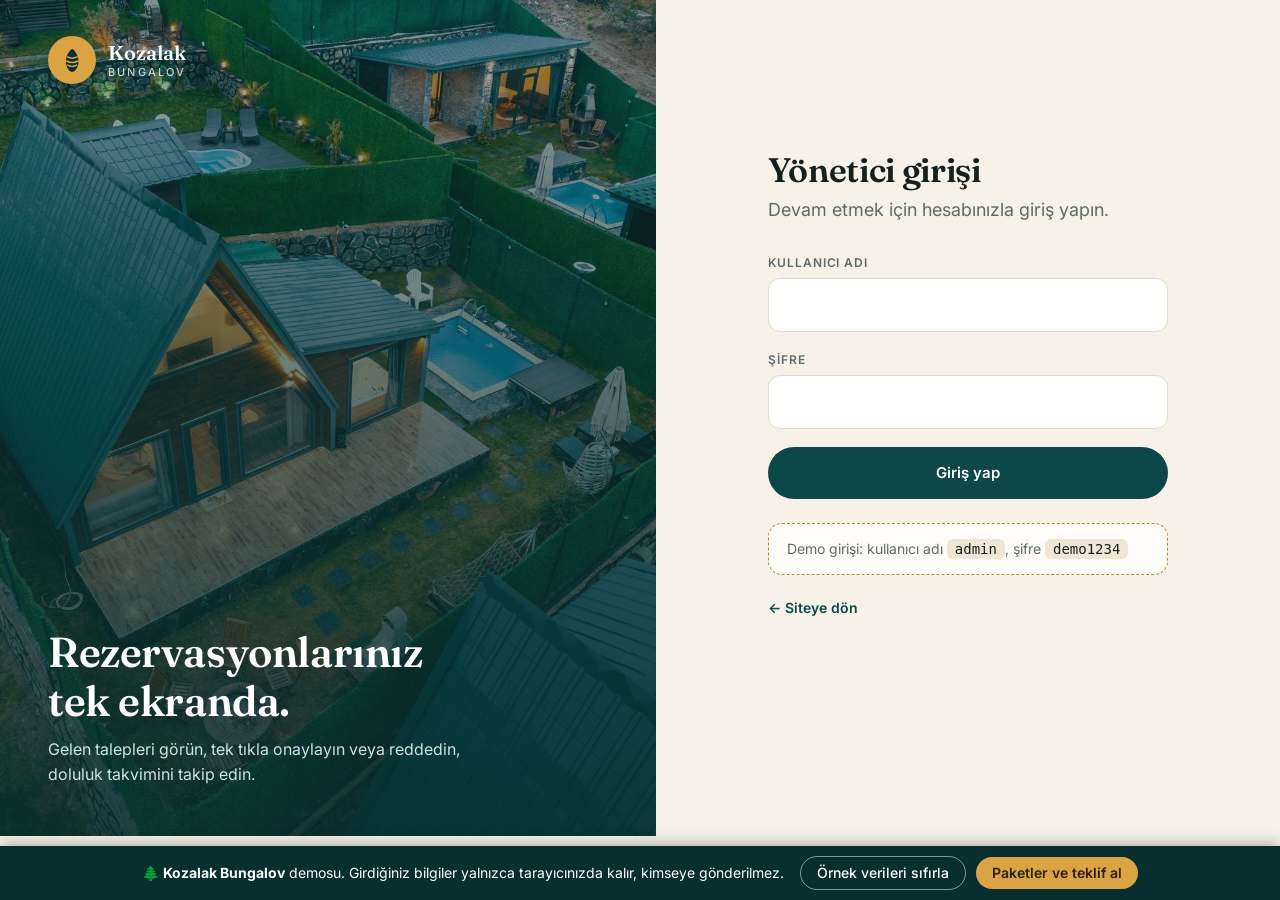
<file: demo/admin-login.html>
<!DOCTYPE html>
<html lang="tr">
<head>
    <meta charset="UTF-8">
    <meta name="viewport" content="width=device-width, initial-scale=1.0">
    <meta name="csrf-token" content="demo">
    <title>Yönetici Girişi | Kozalak Bungalov</title>
    <link rel="icon" href="assets/img/favicon.svg" type="image/svg+xml">
    <link rel="preconnect" href="https://fonts.googleapis.com">
    <link rel="preconnect" href="https://fonts.gstatic.com" crossorigin>
    <link href="https://fonts.googleapis.com/css2?family=Fraunces:opsz,wght@9..144,500;9..144,600&family=Inter:wght@400;500;600&display=swap" rel="stylesheet">
    <link rel="stylesheet" href="assets/site.css">
    <link rel="stylesheet" href="assets/admin.css?v=3">
    <script src="assets/demo-api.js"></script>
</head>
<body class="login-page has-banner">
    <section class="login-art">
        <a class="brand" href="index.html" aria-label="Kozalak Bungalov, ana sayfa">
            <span class="mark"><svg viewBox="0 0 32 32" aria-hidden="true"><path fill="#082f2f" d="M16 2C22 7 25 14 23 22c-1 4-4 8-7 8s-6-4-7-8C7 14 10 7 16 2z"/><path fill="none" stroke="#d9a441" stroke-width="1.8" stroke-linecap="round" d="M10 12q6 3 12 0M9 17q7 3.500 14 0M10.500 22q5.500 3 11 0"/></svg></span>
            <span>Kozalak<small>Bungalov</small></span>
        </a>
        <h2>Rezervasyonlarınız tek ekranda.</h2>
        <p>Gelen talepleri görün, tek tıkla onaylayın veya reddedin, doluluk takvimini takip edin.</p>
    </section>

    <section class="login-box">
        <div class="login-card">
            <h1>Yönetici girişi</h1>
            <p class="lead">Devam etmek için hesabınızla giriş yapın.</p>

            <form id="loginForm" novalidate>
                <div class="field">
                    <label for="username">Kullanıcı adı</label>
                    <input type="text" id="username" name="username" autocomplete="username" required>
                </div>
                <div class="field">
                    <label for="password">Şifre</label>
                    <input type="password" id="password" name="password" autocomplete="current-password" required>
                </div>
                <div class="err" id="errorMessage" role="alert"></div>
                <button type="submit" class="btn btn-teal" id="loginBtn">Giriş yap</button>
            </form>

            <div class="hint-card">Demo girişi: kullanıcı adı <code>admin</code>, şifre <code>demo1234</code></div>
            <a class="back-link" href="index.html">&larr; Siteye dön</a>
        </div>
    </section>

    <div class="demo-banner">
        <span>🌲 <strong>Kozalak Bungalov</strong> demosu. Girdiğiniz bilgiler yalnızca tarayıcınızda kalır, kimseye gönderilmez.</span>
        <span class="demo-banner-actions">
            <button type="button" onclick="KozalakDemo.reset()">Örnek verileri sıfırla</button>
            <a href="../index.html#paketler">Paketler ve teklif al</a>
        </span>
    </div>

    <script>
        document.getElementById('loginForm').addEventListener('submit', async function (e) {
            e.preventDefault();
            var err = document.getElementById('errorMessage'), btn = document.getElementById('loginBtn');
            err.classList.remove('show');
            var username = document.getElementById('username').value.trim();
            var password = document.getElementById('password').value;
            if (!username || !password) { err.textContent = 'Kullanıcı adı ve şifre gerekli.'; err.classList.add('show'); return; }
            btn.disabled = true; btn.textContent = 'Giriş yapılıyor...';
            try {
                var res = await fetch('/admin/login', {
                    method: 'POST',
                    headers: { 'Content-Type': 'application/json', 'X-CSRFToken': document.querySelector('meta[name=csrf-token]').content },
                    body: JSON.stringify({ username: username, password: password })
                });
                var data = await res.json();
                if (res.ok) { location.href = 'admin.html'; return; }
                err.textContent = data.message || 'Giriş başarısız oldu.';
            } catch (x) {
                err.textContent = 'Bir hata oluştu. Lütfen tekrar deneyin.';
            }
            err.classList.add('show'); btn.disabled = false; btn.textContent = 'Giriş yap';
        });
    </script>
</body>
</html>
</file>
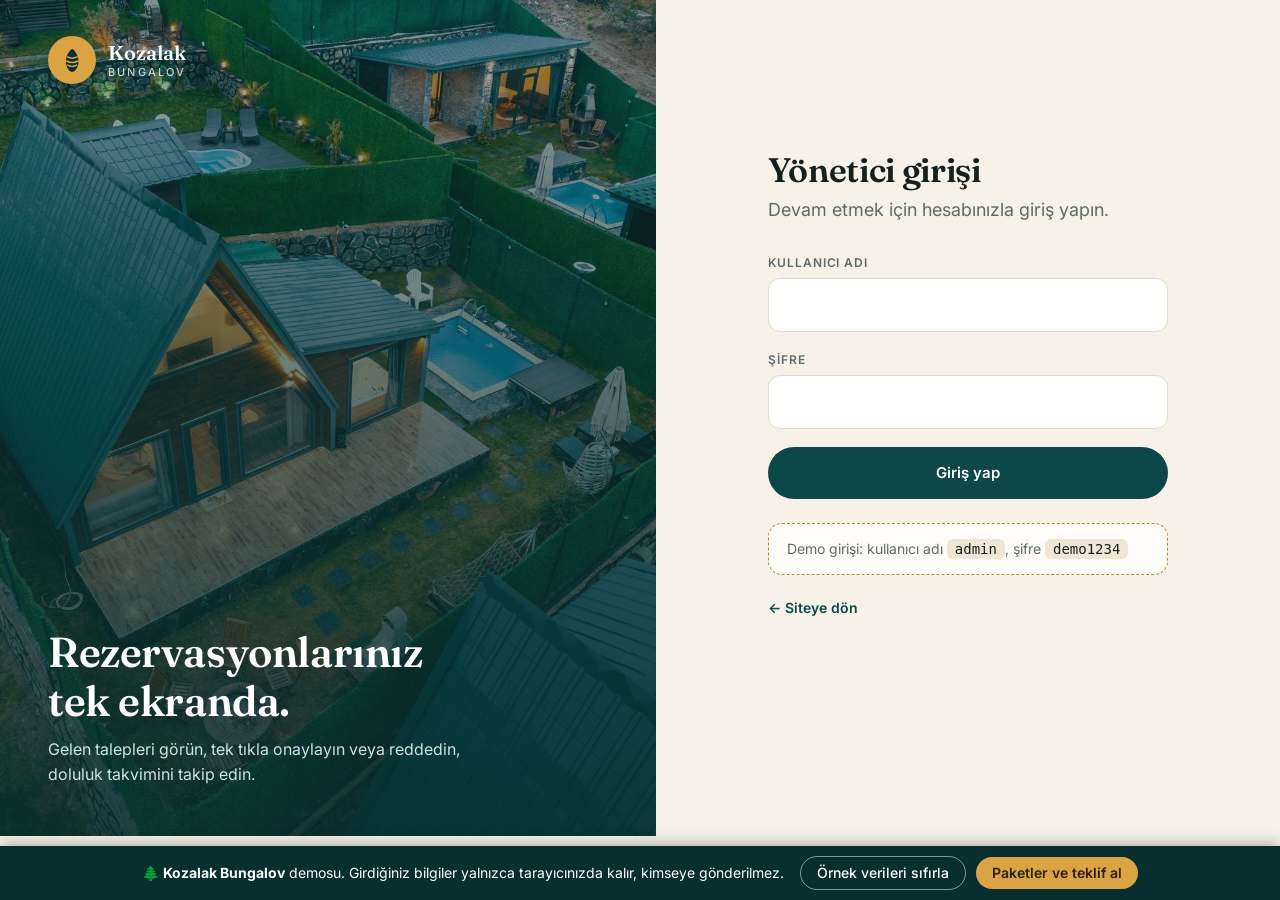
<file: demo/admin.html>
<!DOCTYPE html>
<html lang="tr">
<head>
    <meta charset="UTF-8">
    <meta name="viewport" content="width=device-width, initial-scale=1.0">
    <meta name="csrf-token" content="demo">
    <title>Yönetim Paneli | Kozalak Bungalov</title>
    <link rel="icon" href="assets/img/favicon.svg" type="image/svg+xml">
    <link rel="preconnect" href="https://fonts.googleapis.com">
    <link rel="preconnect" href="https://fonts.gstatic.com" crossorigin>
    <link href="https://fonts.googleapis.com/css2?family=Fraunces:opsz,wght@9..144,500;9..144,600&family=Inter:wght@400;500;600&display=swap" rel="stylesheet">
    <link rel="stylesheet" href="assets/site.css">
    <link rel="stylesheet" href="assets/admin.css?v=6">
    <script src="assets/demo-api.js?v=4"></script>
    <script src="assets/data.js"></script>
</head>
<body class="has-banner">
<div class="adm">
    <aside class="side">
        <a class="brand" href="index.html" aria-label="Kozalak Bungalov, ana sayfa">
            <span class="mark"><svg viewBox="0 0 32 32" aria-hidden="true"><path fill="#082f2f" d="M16 2C22 7 25 14 23 22c-1 4-4 8-7 8s-6-4-7-8C7 14 10 7 16 2z"/><path fill="none" stroke="#d9a441" stroke-width="1.8" stroke-linecap="round" d="M10 12q6 3 12 0M9 17q7 3.500 14 0M10.500 22q5.500 3 11 0"/></svg></span>
            <span>Kozalak<small>Yönetim</small></span>
        </a>
        <div class="label">Rezervasyonlar</div>
        <div class="navs">
            <button type="button" data-view="grid" aria-current="true">
                <svg viewBox="0 0 24 24" fill="none" stroke="currentColor" stroke-width="1.8" stroke-linecap="round" stroke-linejoin="round" aria-hidden="true"><rect x="3" y="3" width="18" height="18" rx="2"/><path d="M3 9h18M3 15h18M9 3v18M15 3v18"/></svg>
                Çizelge
            </button>
            <button type="button" data-view="inbox">
                <svg viewBox="0 0 24 24" fill="none" stroke="currentColor" stroke-width="1.8" stroke-linecap="round" stroke-linejoin="round" aria-hidden="true"><path d="M22 12h-6l-2 3h-4l-2-3H2"/><path d="M5.5 5h13L22 12v6a2 2 0 0 1-2 2H4a2 2 0 0 1-2-2v-6z"/></svg>
                Bekleyen talepler <span class="badge" id="navPending">0</span>
            </button>
            <button type="button" data-view="all">
                <svg viewBox="0 0 24 24" fill="none" stroke="currentColor" stroke-width="1.8" stroke-linecap="round" stroke-linejoin="round" aria-hidden="true"><path d="M8 6h13M8 12h13M8 18h13M3 6h.01M3 12h.01M3 18h.01"/></svg>
                Tüm rezervasyonlar
            </button>
        </div>
        <div class="spacer"></div>
        <a class="item" href="index.html" target="_blank" rel="noopener" aria-label="Siteyi görüntüle" title="Siteyi görüntüle">
            <svg viewBox="0 0 24 24" fill="none" stroke="currentColor" stroke-width="1.8" stroke-linecap="round" stroke-linejoin="round" aria-hidden="true"><path d="M18 13v6a2 2 0 0 1-2 2H5a2 2 0 0 1-2-2V8a2 2 0 0 1 2-2h6M15 3h6v6M10 14L21 3"/></svg>
            Siteyi görüntüle
        </a>
        <button type="button" id="logout" aria-label="Çıkış yap" title="Çıkış yap">
            <svg viewBox="0 0 24 24" fill="none" stroke="currentColor" stroke-width="1.8" stroke-linecap="round" stroke-linejoin="round" aria-hidden="true"><path d="M9 21H5a2 2 0 0 1-2-2V5a2 2 0 0 1 2-2h4M16 17l5-5-5-5M21 12H9"/></svg>
            Çıkış yap
        </button>
    </aside>

    <main class="main">
        <div class="top">
            <div>
                <h1 id="viewTitle">Konaklama çizelgesi</h1>
                <p id="viewSub"></p>
            </div>
            <button type="button" class="btn btn-amber" id="addBtn">+ Rezervasyon ekle</button>
        </div>

        <section class="tiles" id="tiles" aria-label="Özet"></section>

        <section data-pane="grid">
            <div class="bar">
                <div class="navbtns">
                    <button type="button" id="navPrev" aria-label="Önceki dönem">&lsaquo;</button>
                    <button type="button" class="today" id="navToday">Bugün</button>
                    <button type="button" id="navNext" aria-label="Sonraki dönem">&rsaquo;</button>
                </div>
                <strong class="range" id="rangeLabel"></strong>
                <div class="chips" id="spanChips" role="group" aria-label="Görünüm süresi">
                    <button type="button" class="chip" data-span="7" aria-pressed="true">7 gün</button>
                    <button type="button" class="chip" data-span="14" aria-pressed="false">14 gün</button>
                </div>
                <label class="goto"><span>Tarihe git</span><input type="date" id="gotoDate"></label>
            </div>
            <div class="sheet-wrap" id="sheet"></div>
            <div class="legend">
                <span class="a">Dolu (onaylı)</span><span class="p">Onay bekleyen talep</span><span class="o">Ödeme bilgisi</span><span class="g">Tahsil edildi</span>
                <span class="hintx">Dolu hücreye tıklayıp düzenleyin, boş hücreye tıklayıp o güne rezervasyon ekleyin.</span>
            </div>
        </section>

        <section data-pane="inbox" hidden>
            <div class="list" id="inboxList"></div>
        </section>

        <section data-pane="all" hidden>
            <div class="bar">
                <div class="chips" id="statusChips" role="group" aria-label="Duruma göre filtrele">
                    <button type="button" class="chip" data-f="all" aria-pressed="true">Tümü</button>
                    <button type="button" class="chip" data-f="pending" aria-pressed="false">Beklemede</button>
                    <button type="button" class="chip" data-f="approved" aria-pressed="false">Onaylı</button>
                    <button type="button" class="chip" data-f="rejected" aria-pressed="false">Reddedilen</button>
                </div>
                <label class="search">
                    <span class="sr">Misafir ara</span>
                    <svg viewBox="0 0 24 24" fill="none" stroke="currentColor" stroke-width="2" stroke-linecap="round" aria-hidden="true"><circle cx="11" cy="11" r="7"/><path d="M21 21l-4.3-4.3"/></svg>
                    <input type="search" id="q" placeholder="İsim, telefon, TC veya bungalov ara">
                </label>
            </div>
            <div class="list" id="allList"></div>
        </section>
    </main>
</div>

<div class="demo-banner">
    <span>🌲 <strong>Kozalak Bungalov</strong> demosu. Girdiğiniz bilgiler yalnızca tarayıcınızda kalır, kimseye gönderilmez.</span>
    <span class="demo-banner-actions">
        <button type="button" onclick="KozalakDemo.reset()">Örnek verileri sıfırla</button>
        <a href="../index.html#paketler">Paketler ve teklif al</a>
    </span>
</div>

<script>
    // Örnek işletmenin oda numaraları (çizelgedeki sıra bu numaralara göredir).
    var CODES = { Zeytin: '101', Akasya: '102', Ihlamur: '103', 'Meşe': '201', Palmiye: '202' };
    window.ADMIN_CFG = {
        bungalows: window.KOZALAK.bungalows.map(function (b) {
            return { name: b.name, code: CODES[b.name] || '', cover: 'assets/img/' + b.slug + '/thumb/' + (b.cover < 10 ? '0' : '') + b.cover + '.jpg' };
        }).sort(function (a, b) { return a.code < b.code ? -1 : 1; }),
        loginUrl: 'admin-login.html',
        logout: function () { KozalakDemo.logout(); location.href = 'admin-login.html'; }
    };
</script>
<script src="assets/admin.js?v=6"></script>
</body>
</html>
</file>
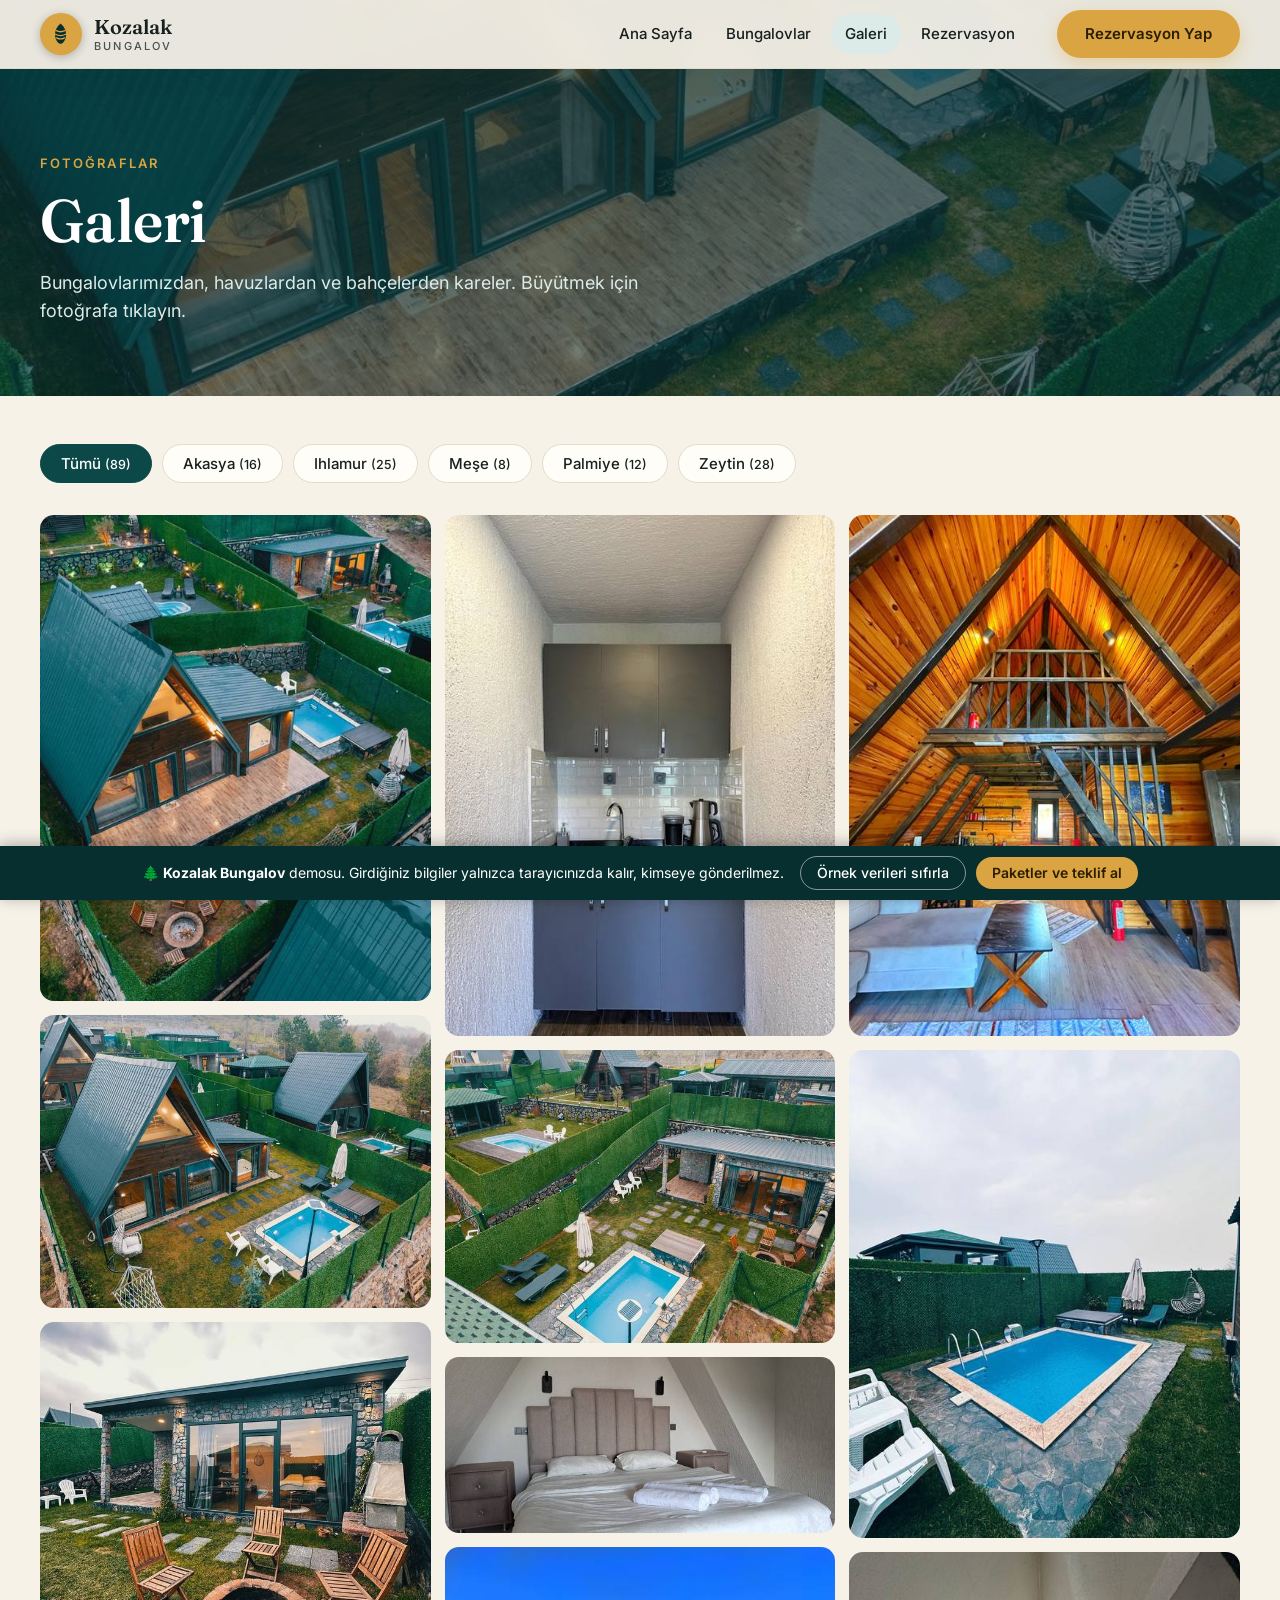
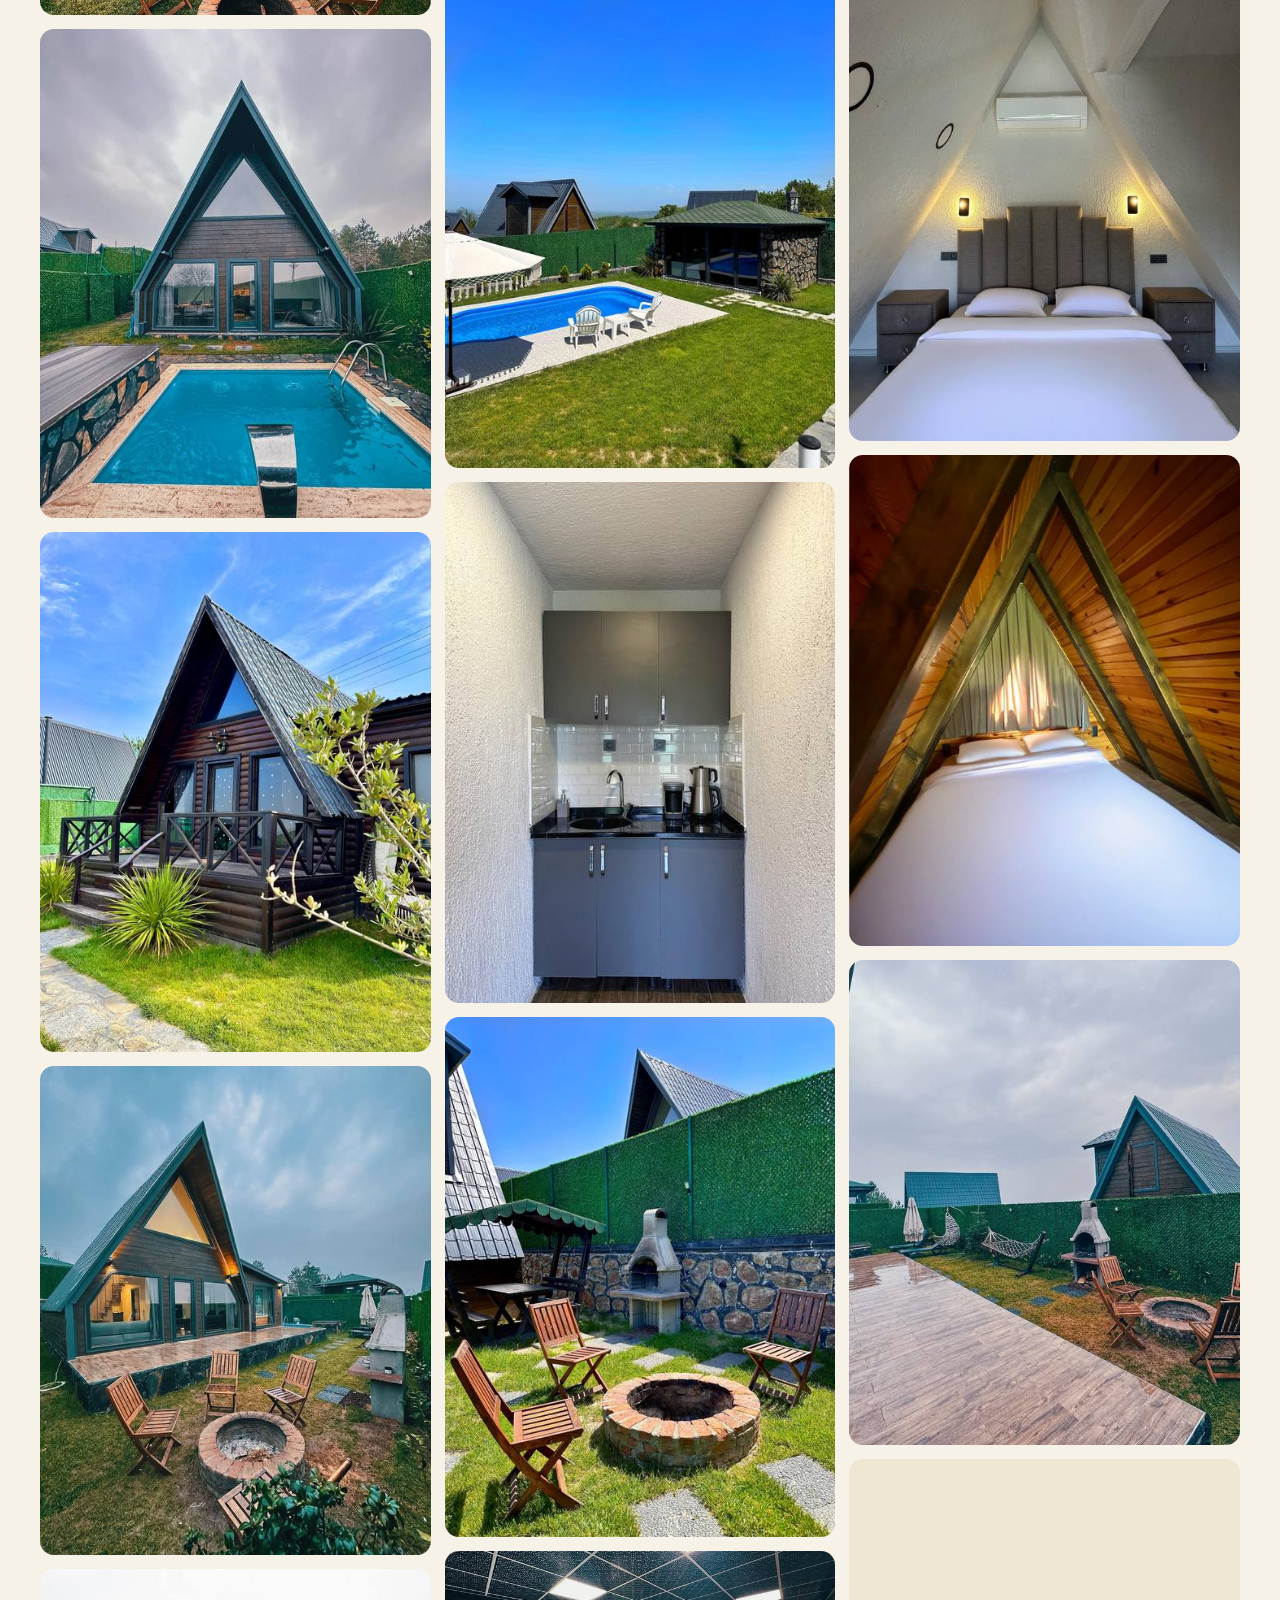
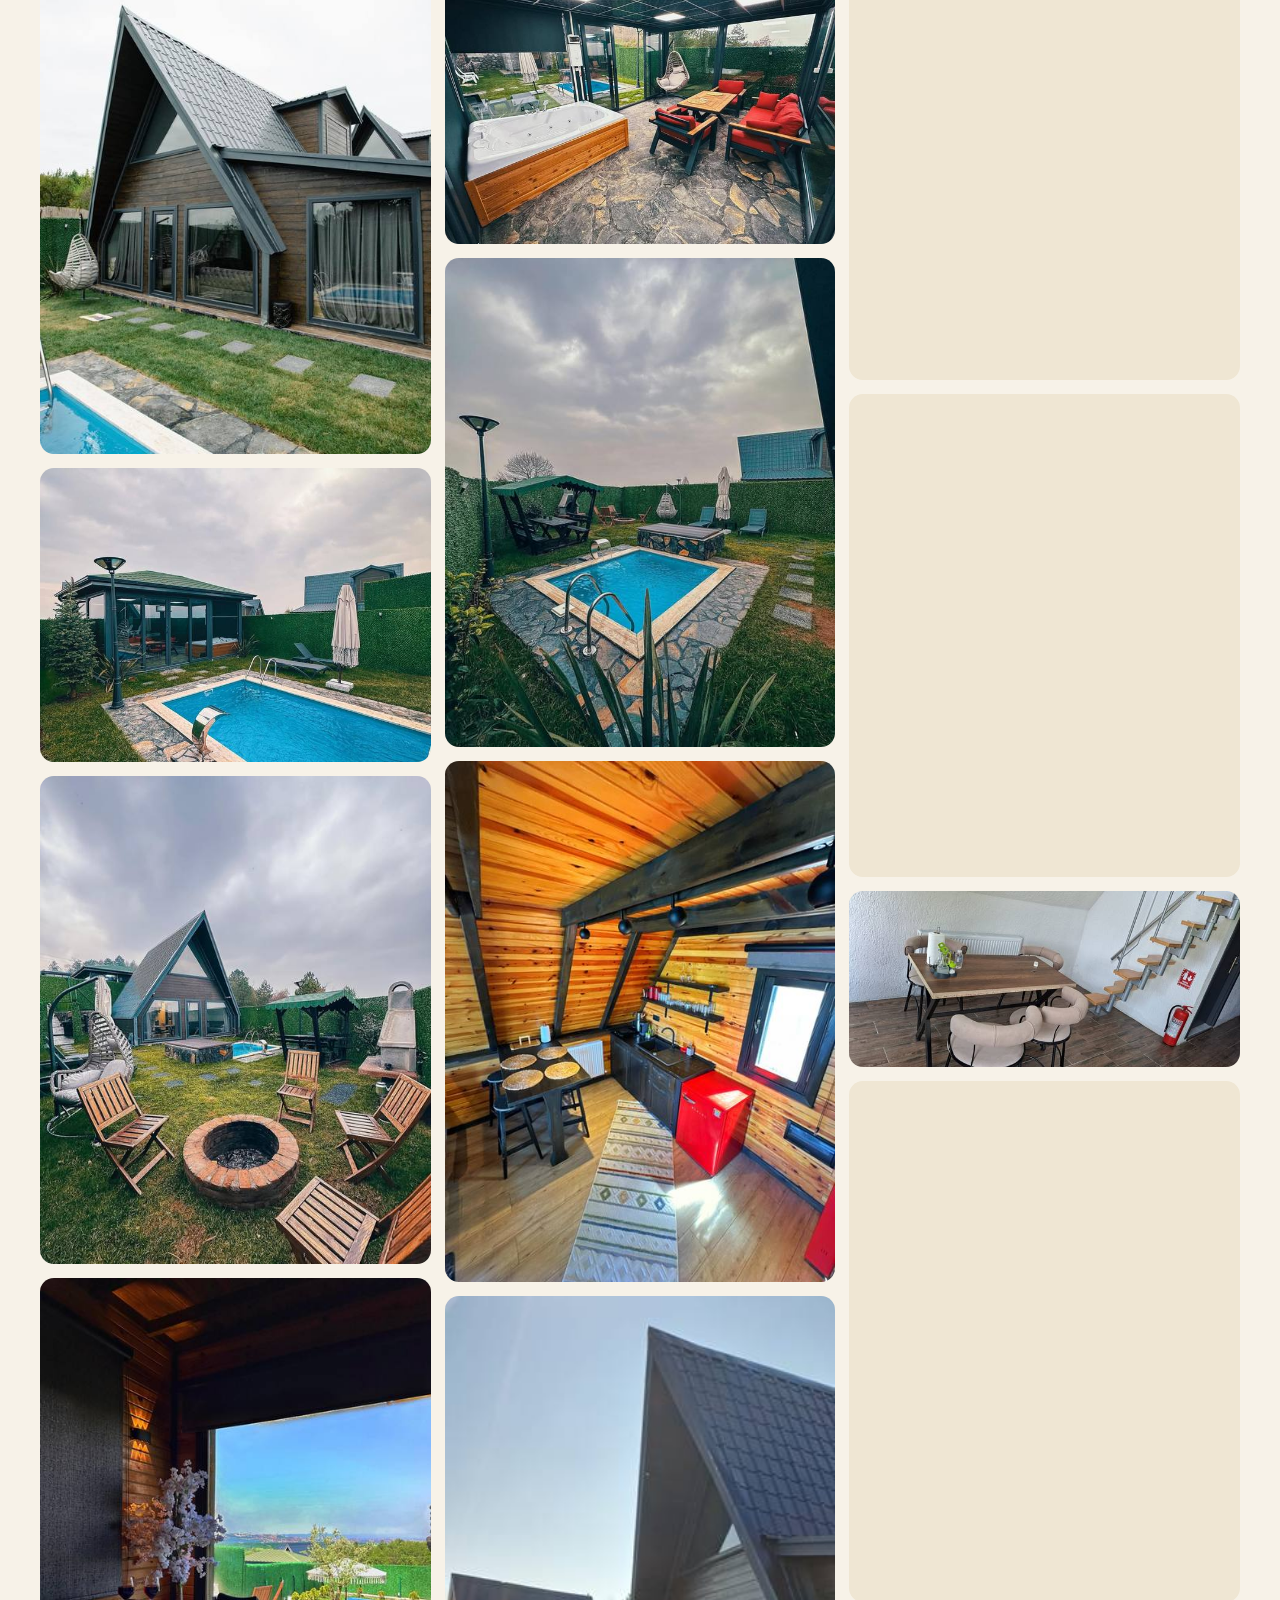
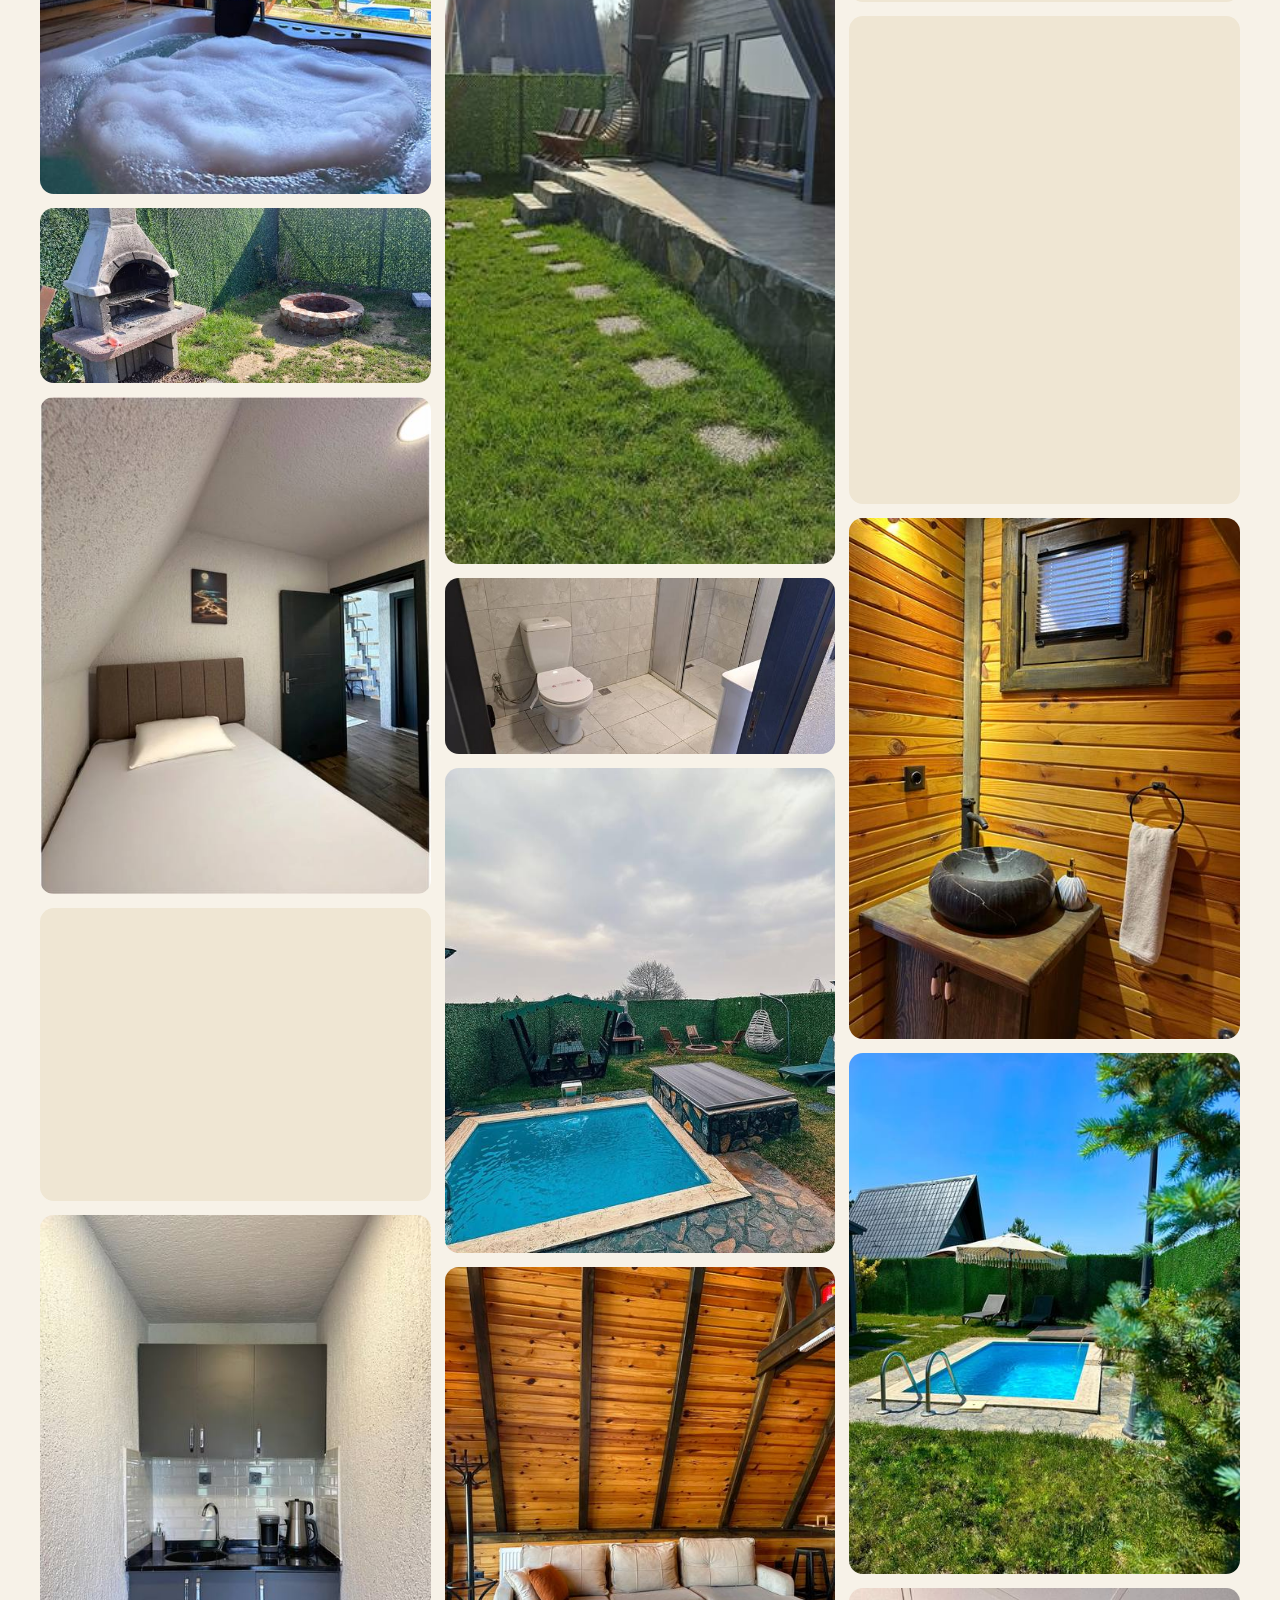
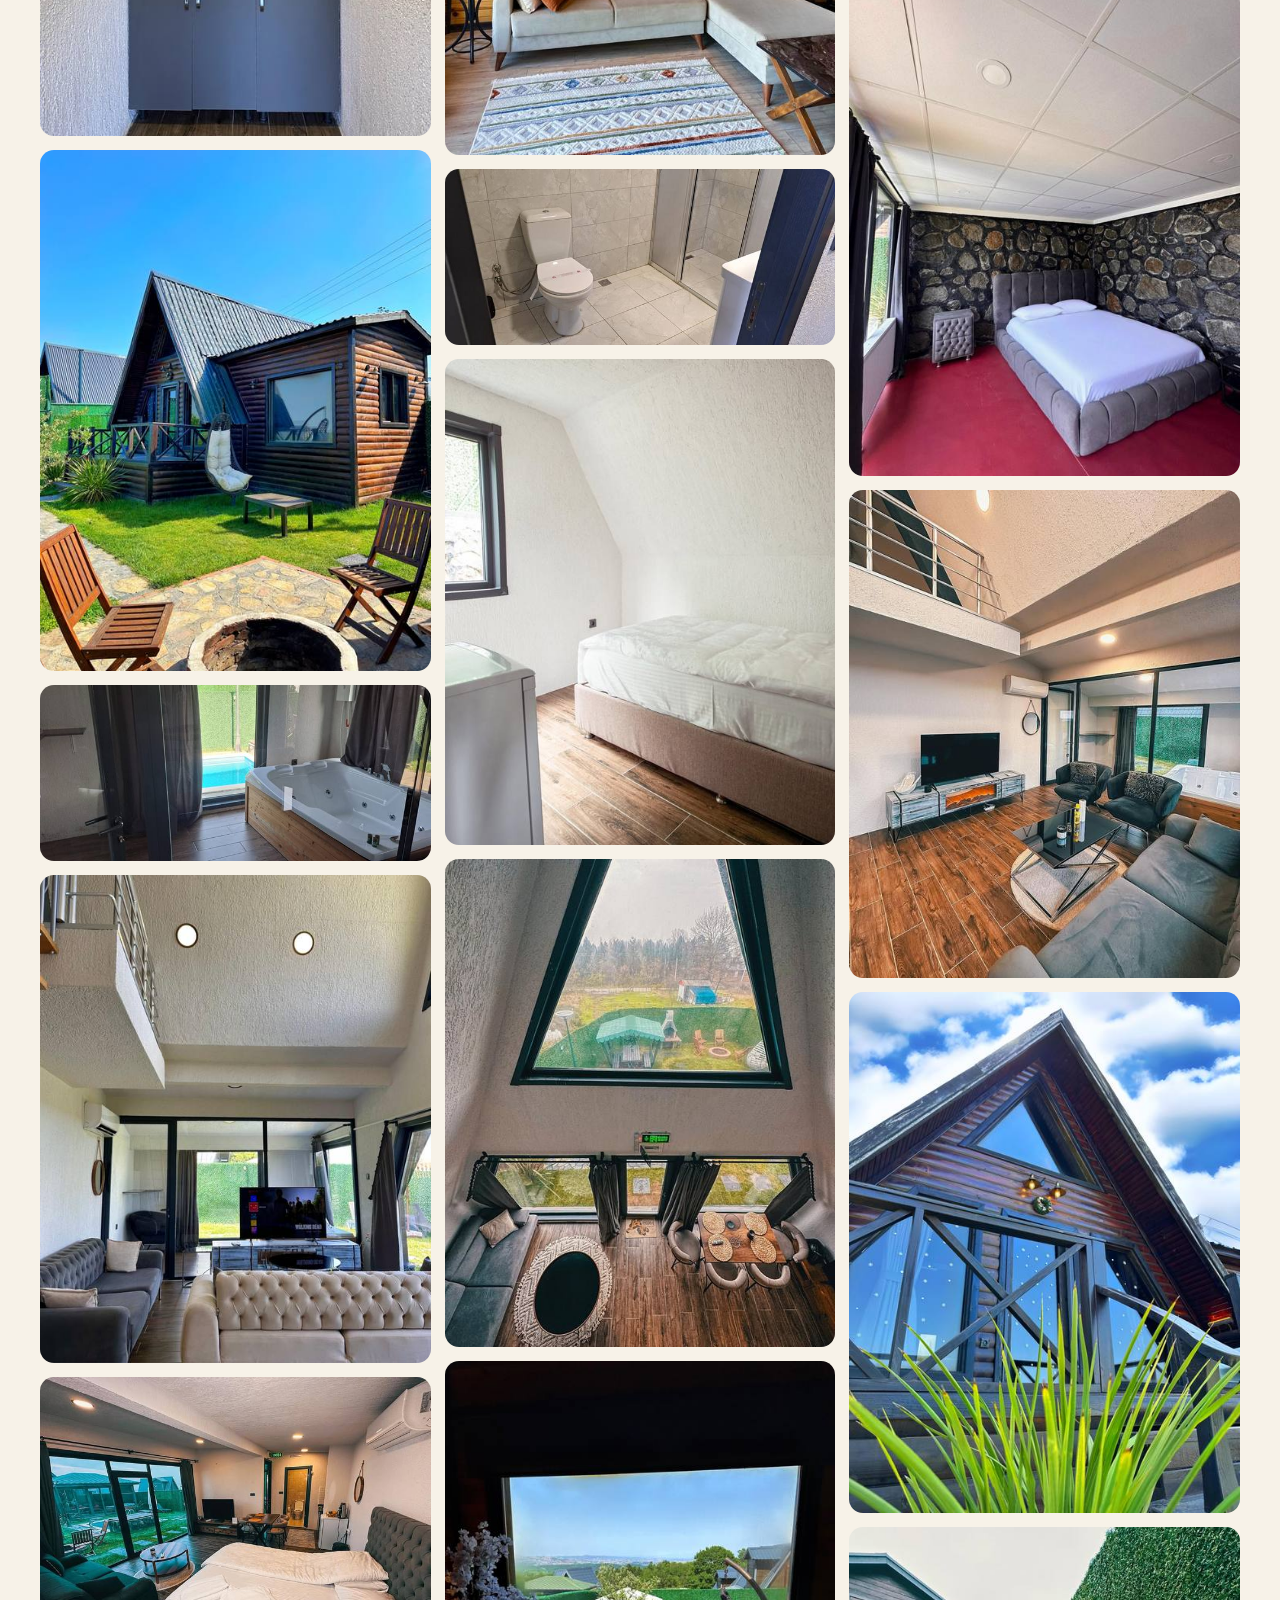
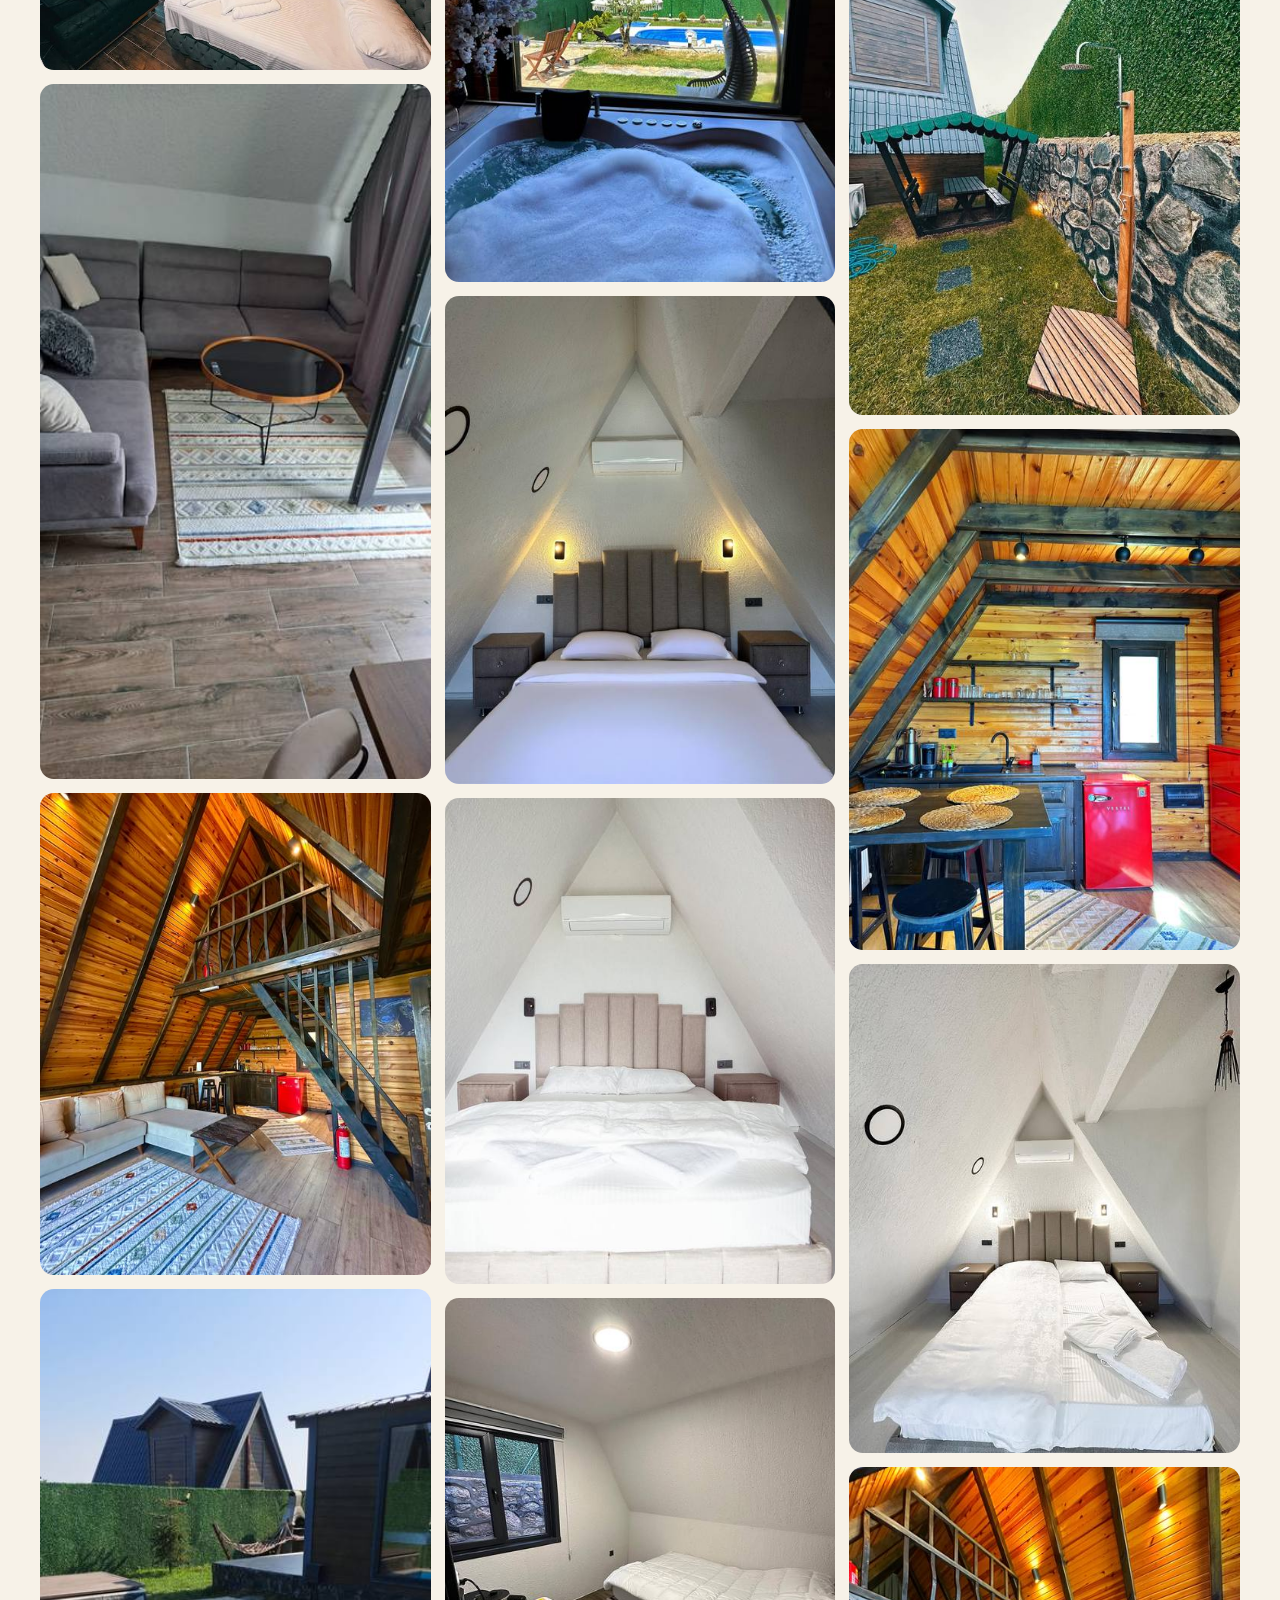
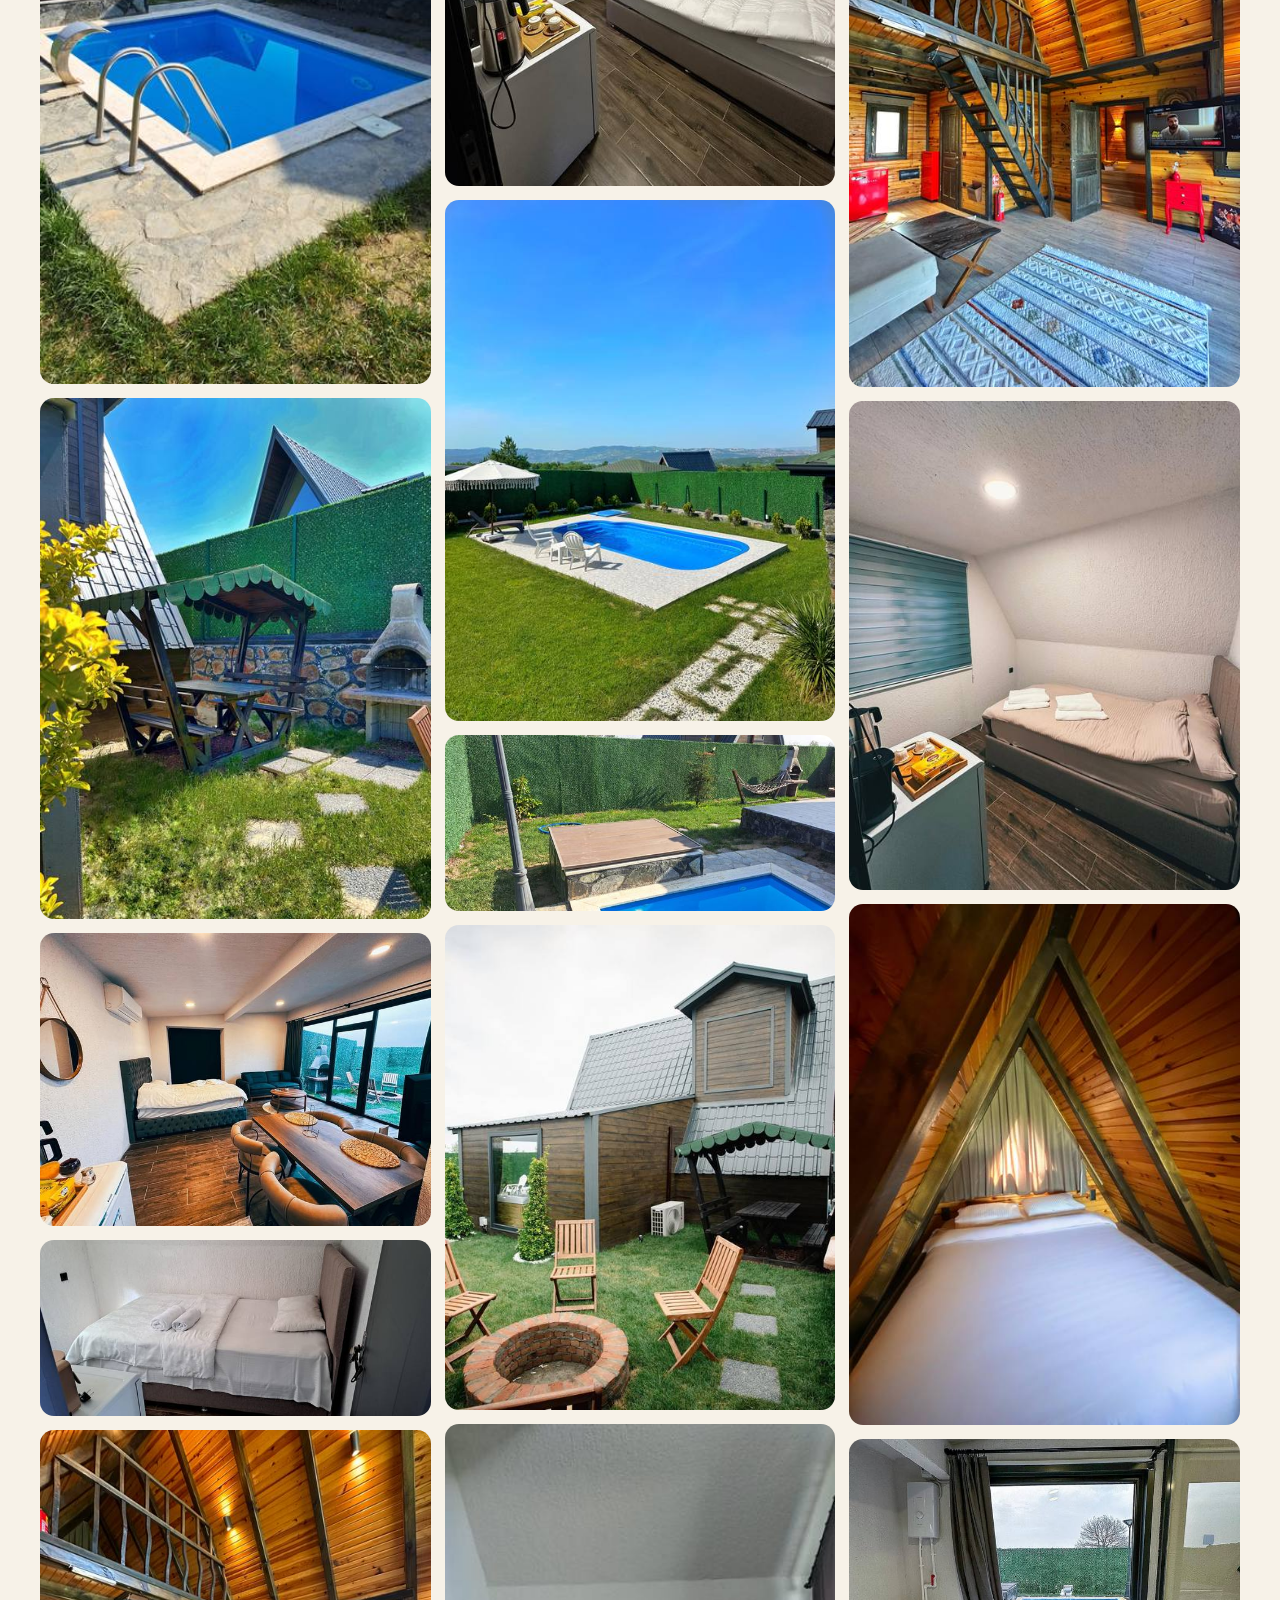
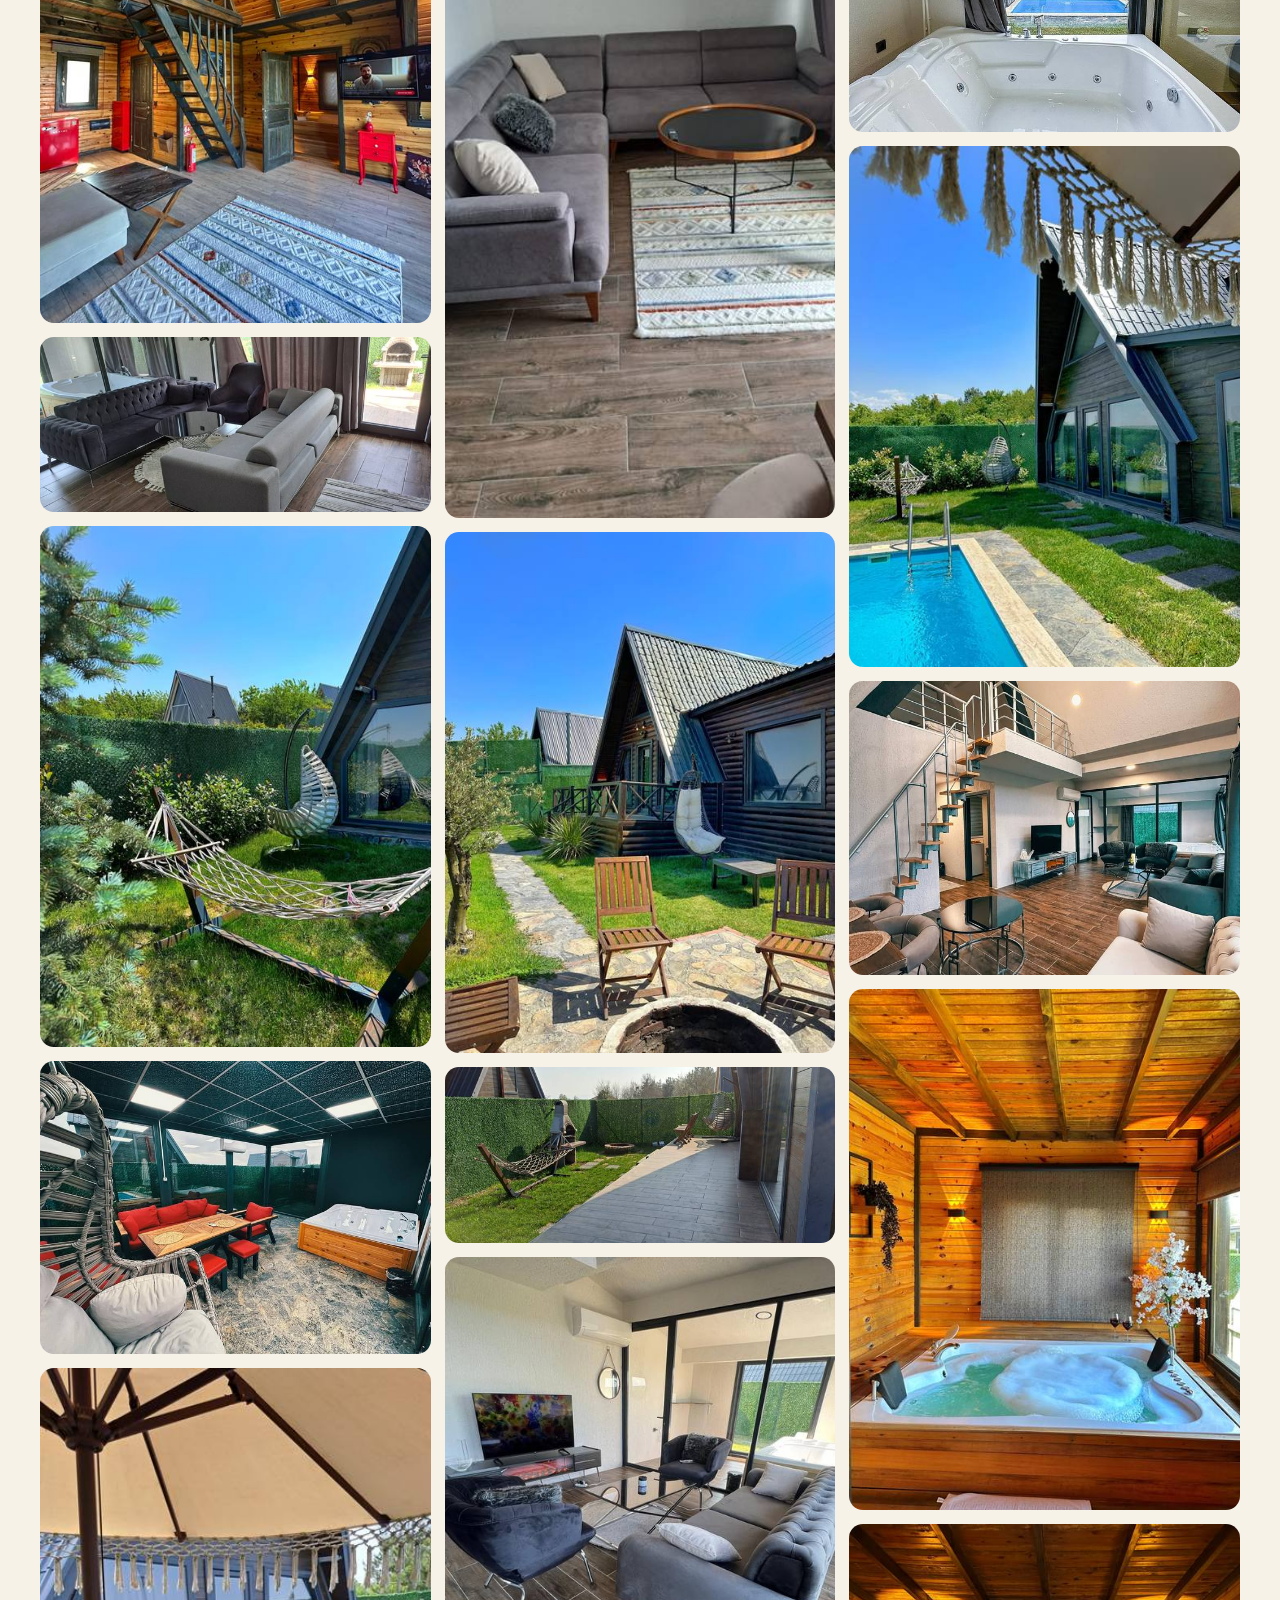
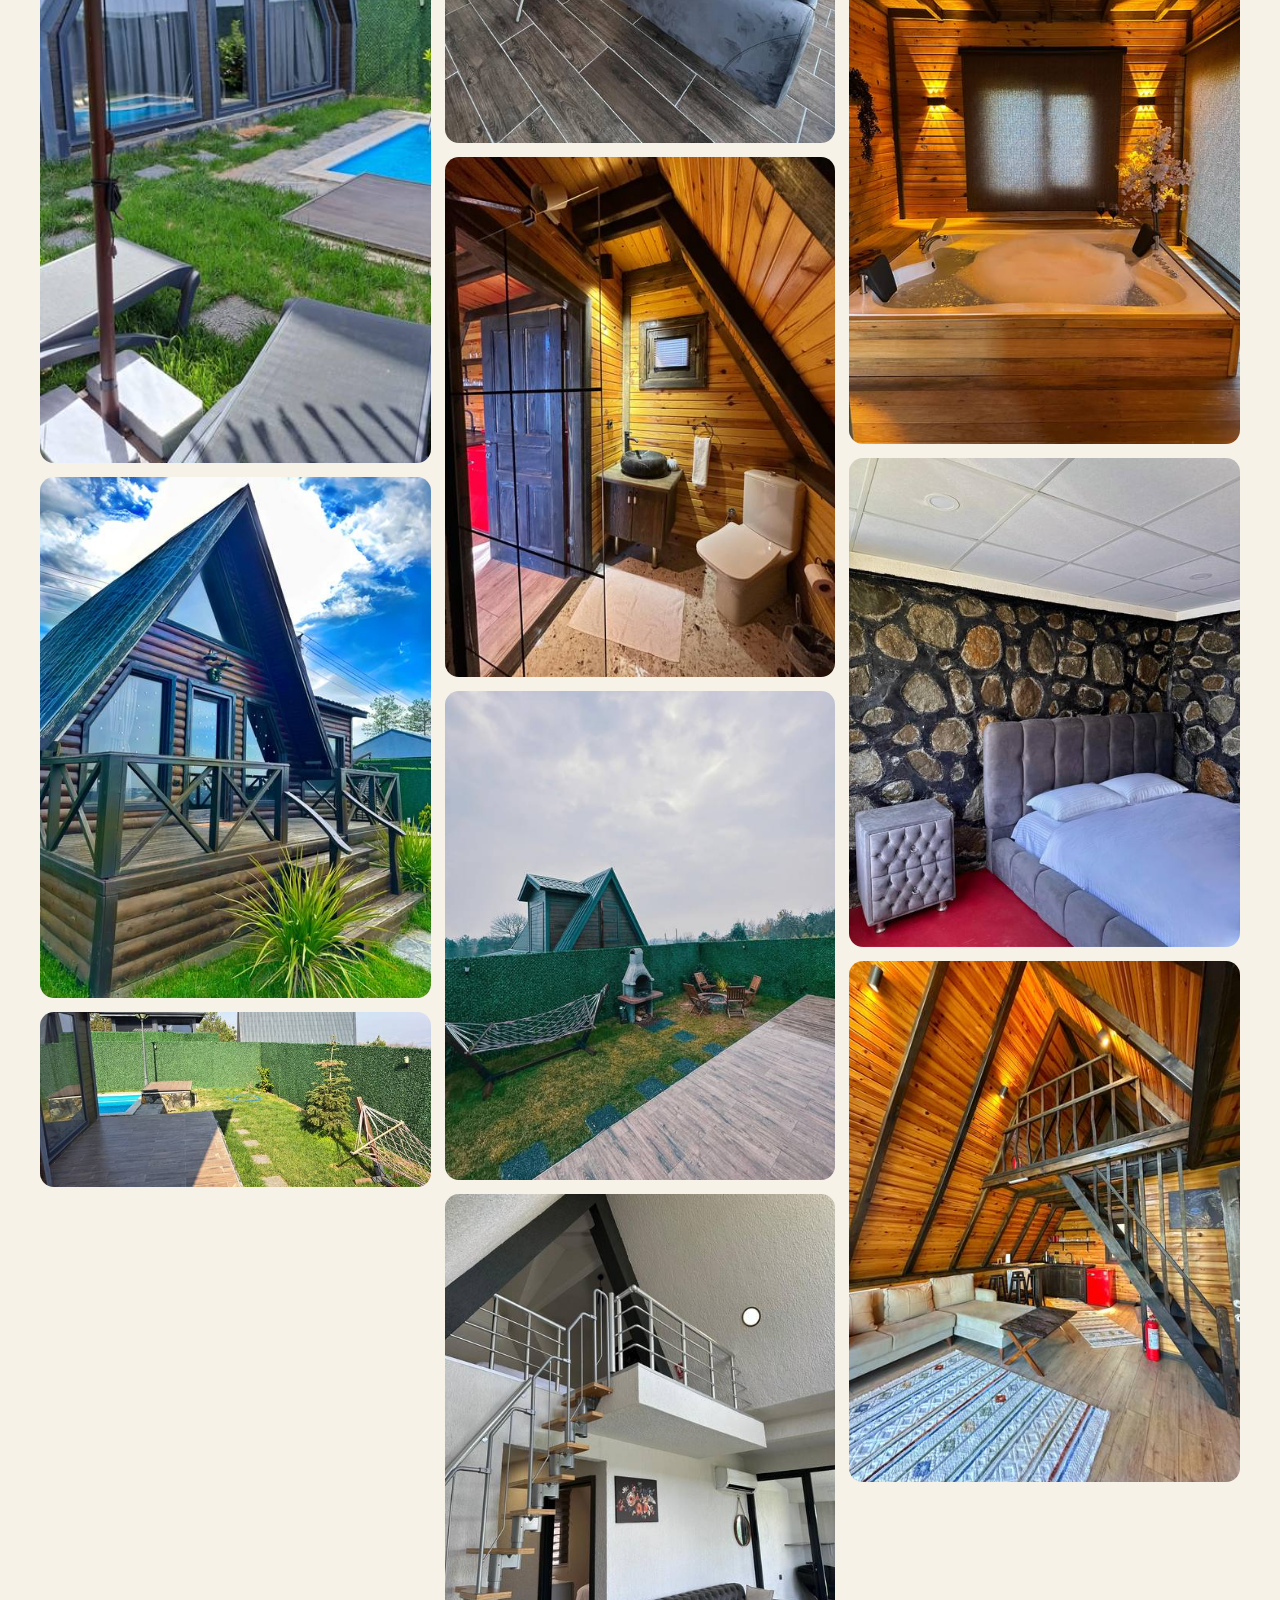
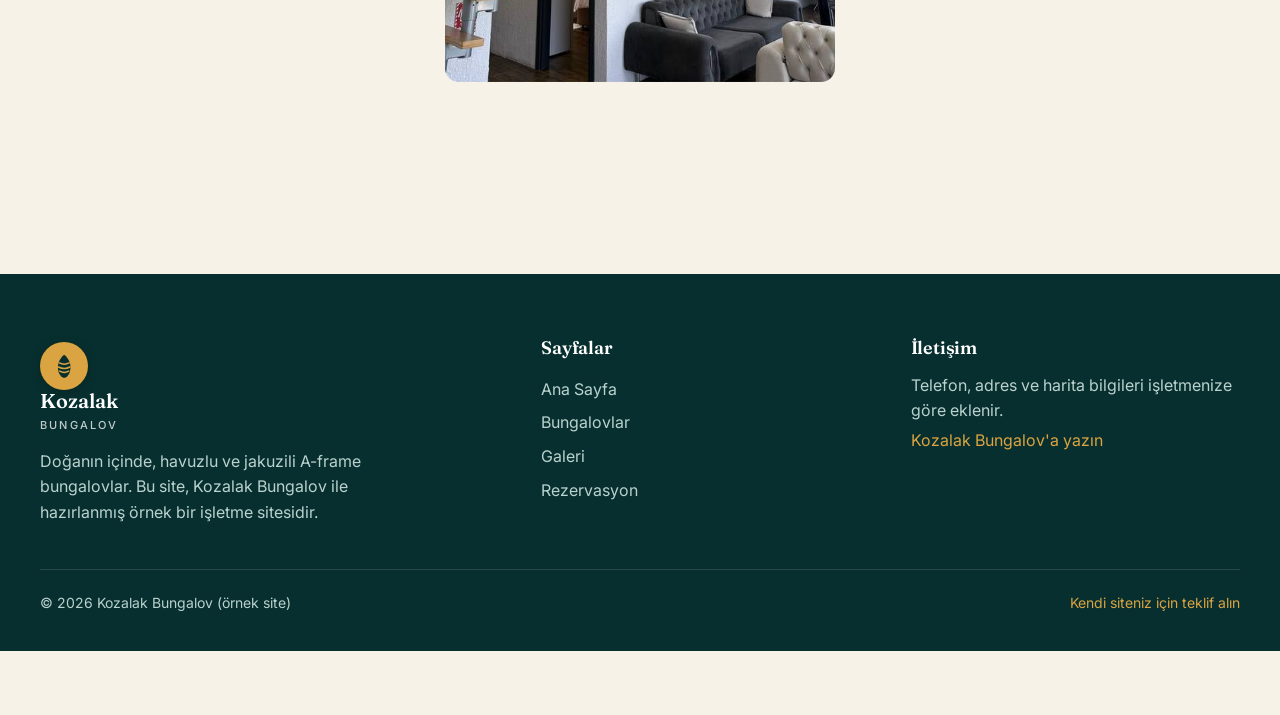
<file: demo/gallery.html>
<!DOCTYPE html>
<html lang="tr">
<head>
    <meta charset="UTF-8">
    <meta name="viewport" content="width=device-width, initial-scale=1.0">
    <title>Galeri | Kozalak Bungalov</title>
    <meta name="description" content="Bungalovlarımızdan, havuzlarımızdan ve bahçelerimizden fotoğraflar.">
    <link rel="icon" href="assets/img/favicon.svg" type="image/svg+xml">
    <link rel="preconnect" href="https://fonts.googleapis.com">
    <link rel="preconnect" href="https://fonts.gstatic.com" crossorigin>
    <link rel="stylesheet" href="https://fonts.googleapis.com/css2?family=Fraunces:ital,opsz,wght@0,9..144,500;0,9..144,600;1,9..144,500&family=Inter:wght@400;500;600&display=swap">
    <link rel="stylesheet" href="assets/site.css">
    <script src="assets/demo-api.js"></script>
</head>
<body data-page="gallery">
<main>
    <section class="page-hero" style="background-image:url(assets/img/akasya/16.jpg);background-position:50% 55%">
        <div class="wrap">
            <span class="eyebrow" style="color:var(--amber)">Fotoğraflar</span>
            <h1 style="margin-top:10px">Galeri</h1>
            <p>Bungalovlarımızdan, havuzlardan ve bahçelerden kareler. Büyütmek için fotoğrafa tıklayın.</p>
        </div>
    </section>
    <section class="block" style="padding-top:48px">
        <div class="wrap">
            <div class="filters" id="filters" role="group" aria-label="Bungalova göre filtrele"></div>
            <div class="masonry" id="masonry"></div>
        </div>
    </section>
</main>
<script src="assets/data.js"></script>
<script src="assets/site.js"></script>
</body>
</html>
</file>
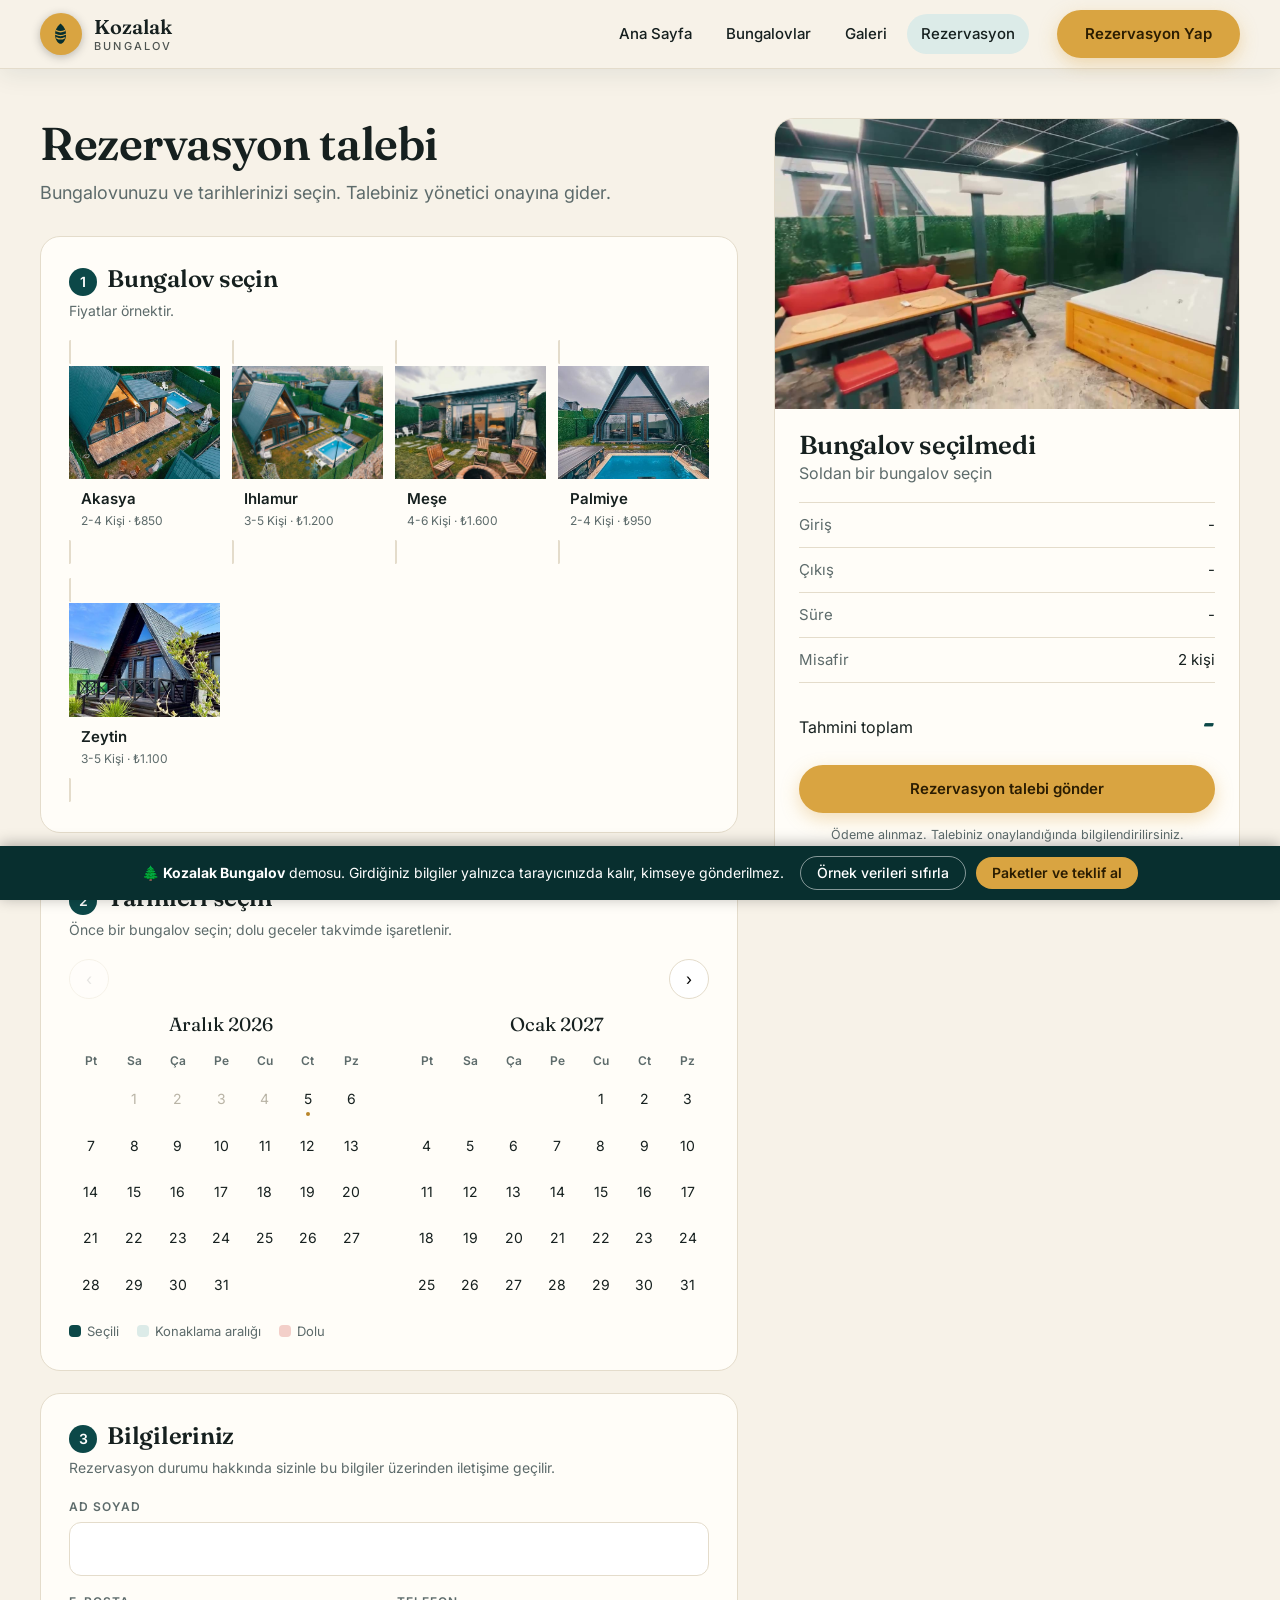
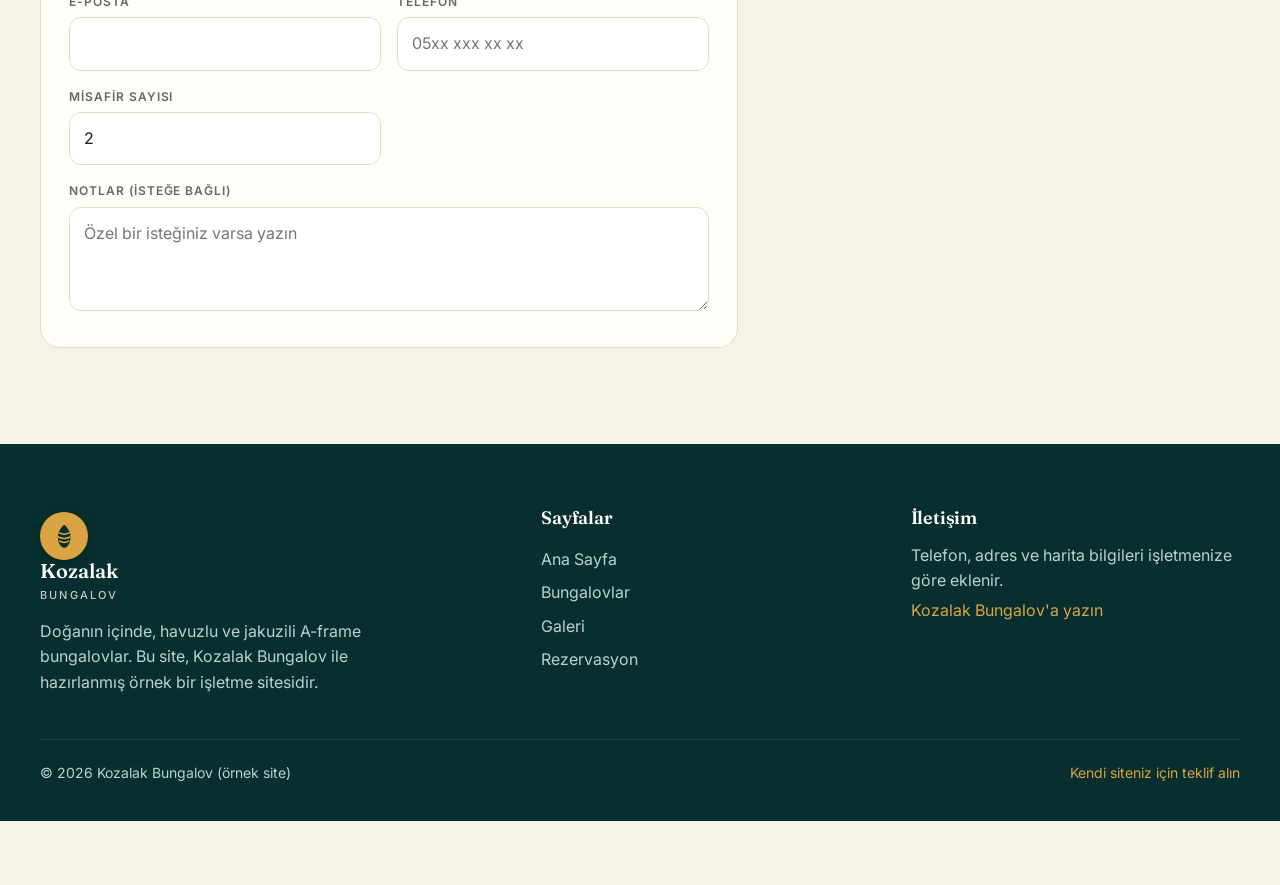
<file: demo/reservation.html>
<!DOCTYPE html>
<html lang="tr">
<head>
    <meta charset="UTF-8">
    <meta name="viewport" content="width=device-width, initial-scale=1.0">
    <title>Rezervasyon | Kozalak Bungalov</title>
    <meta name="description" content="Bungalov ve tarih seçerek rezervasyon talebi gönderin.">
    <link rel="icon" href="assets/img/favicon.svg" type="image/svg+xml">
    <link rel="preconnect" href="https://fonts.googleapis.com">
    <link rel="preconnect" href="https://fonts.gstatic.com" crossorigin>
    <link rel="stylesheet" href="https://fonts.googleapis.com/css2?family=Fraunces:ital,opsz,wght@0,9..144,500;0,9..144,600;1,9..144,500&family=Inter:wght@400;500;600&display=swap">
    <link rel="stylesheet" href="assets/site.css">
    <script src="assets/demo-api.js"></script>
</head>
<body data-page="reservation">
<main class="wrap res-layout">
    <div>
        <div id="resFlow">
            <h1 style="font-size:clamp(32px,4vw,46px);margin-bottom:8px">Rezervasyon talebi</h1>
            <p class="lead" style="margin-bottom:28px">Bungalovunuzu ve tarihlerinizi seçin. Talebiniz yönetici onayına gider.</p>
            <form id="resForm" novalidate>
                <div class="panel">
                    <h2><span class="step">1</span>Bungalov seçin</h2>
                    <p class="hint">Fiyatlar örnektir.</p>
                    <div class="pick" id="bungPick" role="radiogroup" aria-label="Bungalov"></div>
                </div>

                <div class="panel">
                    <h2><span class="step">2</span>Tarihleri seçin</h2>
                    <p class="hint" id="calHint" aria-live="polite"></p>
                    <div class="cal-nav">
                        <button type="button" id="calPrev" aria-label="Önceki ay">‹</button>
                        <button type="button" id="calNext" aria-label="Sonraki ay">›</button>
                    </div>
                    <div class="cal-months" id="calMonths"></div>
                    <div class="cal-legend">
                        <span><i style="background:var(--teal-700)"></i>Seçili</span>
                        <span><i style="background:var(--teal-100)"></i>Konaklama aralığı</span>
                        <span><i style="background:#f3cfc9"></i>Dolu</span>
                    </div>
                </div>

                <div class="panel">
                    <h2><span class="step">3</span>Bilgileriniz</h2>
                    <p class="hint">Rezervasyon durumu hakkında sizinle bu bilgiler üzerinden iletişime geçilir.</p>
                    <div class="msg" id="formMsg" role="alert"></div>
                    <div class="form-grid">
                        <div class="field full"><label for="name">Ad soyad</label><input id="name" autocomplete="name"></div>
                        <div class="field"><label for="email">E-posta</label><input id="email" type="email" autocomplete="email"></div>
                        <div class="field"><label for="phone">Telefon</label><input id="phone" type="tel" autocomplete="tel" placeholder="05xx xxx xx xx"></div>
                        <div class="field"><label for="guests">Misafir sayısı</label><input id="guests" type="number" min="1" max="10" value="2"></div>
                        <div class="field full"><label for="notes">Notlar (isteğe bağlı)</label><textarea id="notes" rows="3" maxlength="500" placeholder="Özel bir isteğiniz varsa yazın"></textarea></div>
                    </div>
                </div>
            </form>
        </div>

        <div class="panel success" id="success" style="display:none" role="status">
            <div class="tick"><svg viewBox="0 0 24 24" fill="none" stroke="currentColor" stroke-width="2.5" stroke-linecap="round" stroke-linejoin="round"><path d="M5 13l4 4L19 7"/></svg></div>
            <h2>Talebiniz alındı</h2>
            <p>Gerçek sistemde yönetici talebi onaylayınca size e-posta gelir. Demoda siz de yönetici gözüyle talebi onaylayabilirsiniz (giriş: <strong>admin</strong> / <strong>demo1234</strong>).</p>
            <div class="btns">
                <a class="btn btn-teal" href="admin-login.html">Yönetici panelini aç</a>
                <a class="btn btn-outline" href="index.html">Ana sayfaya dön</a>
            </div>
        </div>
    </div>

    <aside class="panel summary" aria-label="Rezervasyon özeti">
        <div class="photo"><img id="sumPhoto" src="assets/video/poster.jpg" alt=""></div>
        <div class="inner">
            <h3 id="sumName">Bungalov seçilmedi</h3>
            <p id="sumTag" style="color:var(--muted)">Soldan bir bungalov seçin</p>
            <div class="rows">
                <div><span>Giriş</span><span id="sumIn">-</span></div>
                <div><span>Çıkış</span><span id="sumOut">-</span></div>
                <div><span>Süre</span><span id="sumNights">-</span></div>
                <div><span>Misafir</span><span id="sumGuests">-</span></div>
            </div>
            <div class="total"><span>Tahmini toplam</span><strong id="sumTotal">-</strong></div>
            <button class="btn btn-amber" id="submitBtn" type="submit" form="resForm">Rezervasyon talebi gönder</button>
            <p class="note">Ödeme alınmaz. Talebiniz onaylandığında bilgilendirilirsiniz.</p>
        </div>
    </aside>
</main>
<script src="assets/data.js"></script>
<script src="assets/site.js"></script>
</body>
</html>
</file>
<file: demo/assets/site.css>
/* Kozalak Bungalov demo: ortak tasarım sistemi */
:root {
    --teal-900: #082f2f;
    --teal-800: #0a3c3c;
    --teal-700: #0C4848;
    --teal-500: #1c7a6b;
    --teal-100: #dcebe8;
    --cream: #f7f2e8;
    --sand: #efe6d3;
    --paper: #fffdf8;
    --amber: #d9a441;
    --amber-dark: #b9852a;
    --ink: #16201f;
    --muted: #5d6b6b;
    --line: #e4dccb;
    --danger: #b3261e;
    --radius: 16px;
    --shadow: 0 10px 30px rgba(8, 47, 47, .12);
    --shadow-lg: 0 24px 60px rgba(8, 47, 47, .22);
    --serif: "Fraunces", Georgia, "Times New Roman", serif;
    --sans: "Inter", "Segoe UI", system-ui, -apple-system, Arial, sans-serif;
}
* { box-sizing: border-box; }
html { scroll-behavior: smooth; -webkit-text-size-adjust: 100%; }
body { margin: 0; font-family: var(--sans); color: var(--ink); background: var(--cream); line-height: 1.6; font-size: 16px; padding-bottom: 64px; }
img, video { max-width: 100%; display: block; }
a { color: inherit; }
h1, h2, h3, h4 { font-family: var(--serif); font-weight: 600; line-height: 1.15; margin: 0; letter-spacing: -.01em; }
p { margin: 0; }
button { font-family: inherit; }
:focus-visible { outline: 3px solid var(--amber); outline-offset: 2px; }
.wrap { width: min(1200px, 100% - 40px); margin-inline: auto; }
.sr-only { position: absolute; width: 1px; height: 1px; overflow: hidden; clip: rect(0 0 0 0); white-space: nowrap; }
.eyebrow { font-size: 13px; letter-spacing: .16em; text-transform: uppercase; font-weight: 600; color: var(--amber-dark); }
.lead { color: var(--muted); font-size: 18px; max-width: 640px; }

/* Düğmeler */
.btn { display: inline-flex; align-items: center; justify-content: center; gap: 8px; padding: 13px 26px; border-radius: 999px; font-weight: 600; font-size: 15px; text-decoration: none; border: 2px solid transparent; cursor: pointer; transition: transform .15s, background .2s, box-shadow .2s, color .2s; line-height: 1.2; }
.btn:hover { transform: translateY(-2px); }
.btn-amber { background: var(--amber); color: #2b1d02; box-shadow: 0 6px 18px rgba(217, 164, 65, .35); }
.btn-amber:hover { background: #e5b155; }
.btn-teal { background: var(--teal-700); color: #fff; }
.btn-teal:hover { background: var(--teal-800); }
.btn-ghost { border-color: rgba(255, 255, 255, .6); color: #fff; }
.btn-ghost:hover { background: rgba(255, 255, 255, .12); }
.btn-outline { border-color: var(--teal-700); color: var(--teal-700); }
.btn-outline:hover { background: var(--teal-700); color: #fff; }
.btn-light { background: #fff; color: var(--teal-700); }
.btn-wa { background: #25D366; color: #06331a; }
.btn[disabled] { opacity: .6; cursor: not-allowed; transform: none; }

/* Header */
.site-header { position: fixed; inset: 0 0 auto 0; z-index: 1000; color: #fff; transition: background .3s, box-shadow .3s, color .3s; }
.site-header .wrap { display: flex; align-items: center; gap: 28px; height: 78px; transition: height .3s; }
.site-header.is-solid { background: rgba(247, 242, 232, .94); backdrop-filter: blur(12px); -webkit-backdrop-filter: blur(12px); color: var(--ink); box-shadow: 0 1px 0 var(--line), 0 8px 24px rgba(8, 47, 47, .08); }
.site-header.is-solid .wrap { height: 68px; }
.brand { display: flex; align-items: center; gap: 12px; text-decoration: none; margin-right: auto; }
.brand img { width: 52px; height: 52px; border-radius: 50%; background: #fff; object-fit: contain; box-shadow: 0 2px 10px rgba(0, 0, 0, .25); transition: width .3s, height .3s; }
.is-solid .brand img { width: 44px; height: 44px; }
.brand .mark { width: 48px; height: 48px; border-radius: 50%; background: var(--amber); display: grid; place-items: center; box-shadow: 0 2px 10px rgba(0, 0, 0, .25); flex: none; transition: width .3s, height .3s; }
.brand .mark svg { width: 55%; height: 55%; }
.is-solid .brand .mark { width: 42px; height: 42px; }
.brand span { font-family: var(--serif); font-weight: 600; font-size: 20px; line-height: 1; }
.brand small { display: block; font-family: var(--sans); font-size: 11px; letter-spacing: .2em; text-transform: uppercase; opacity: .75; margin-top: 4px; font-weight: 500; }
.nav { display: flex; gap: 6px; }
.nav a { text-decoration: none; font-weight: 500; font-size: 15px; padding: 8px 14px; border-radius: 999px; transition: background .2s; }
.nav a:hover, .nav a[aria-current="page"] { background: rgba(255, 255, 255, .16); }
.is-solid .nav a:hover, .is-solid .nav a[aria-current="page"] { background: var(--teal-100); }
.burger { display: none; width: 44px; height: 44px; border: 0; background: transparent; color: inherit; cursor: pointer; border-radius: 12px; position: relative; }
.burger span { position: absolute; left: 11px; right: 11px; height: 2px; background: currentColor; border-radius: 2px; transition: transform .25s, opacity .2s, top .25s; }
.burger span:nth-child(1) { top: 15px; } .burger span:nth-child(2) { top: 21px; } .burger span:nth-child(3) { top: 27px; }
.burger[aria-expanded="true"] span:nth-child(1) { top: 21px; transform: rotate(45deg); }
.burger[aria-expanded="true"] span:nth-child(2) { opacity: 0; }
.burger[aria-expanded="true"] span:nth-child(3) { top: 21px; transform: rotate(-45deg); }
.mobile-nav { position: fixed; inset: 0; z-index: 999; background: var(--teal-900); color: #fff; display: flex; flex-direction: column; justify-content: center; gap: 6px; padding: 100px 28px 60px; opacity: 0; visibility: hidden; transition: opacity .25s, visibility .25s; }
.mobile-nav.open { opacity: 1; visibility: visible; }
.mobile-nav a { font-family: var(--serif); font-size: 32px; text-decoration: none; padding: 8px 0; border-bottom: 1px solid rgba(255, 255, 255, .12); }
.mobile-nav .btn { margin-top: 22px; font-family: var(--sans); font-size: 16px; border-bottom: 0; }
body.menu-open { overflow: hidden; }
body.menu-open .site-header { color: #fff; background: transparent; box-shadow: none; backdrop-filter: none; }

/* Hero */
.hero { position: relative; min-height: 100vh; min-height: 100svh; display: flex; align-items: flex-end; color: #fff; overflow: hidden; background: var(--teal-900) center / cover no-repeat; }
.hero video { position: absolute; inset: 0; width: 100%; height: 100%; object-fit: cover; }
.hero::after { content: ""; position: absolute; inset: 0; background: linear-gradient(180deg, rgba(8, 47, 47, .6) 0%, rgba(8, 47, 47, .18) 38%, rgba(8, 47, 47, .85) 100%); }
.hero-inner { position: relative; z-index: 2; padding: 140px 0 120px; }
.hero h1 { font-size: clamp(40px, 7vw, 84px); max-width: 900px; font-weight: 500; }
.hero h1 em { font-style: italic; color: var(--amber); }
.hero p.sub { font-size: clamp(17px, 2vw, 21px); max-width: 600px; margin: 22px 0 32px; color: #e3efec; }
.hero .btns { display: flex; flex-wrap: wrap; gap: 12px; }
.scroll-cue { position: absolute; z-index: 2; bottom: 28px; left: 50%; width: 26px; height: 44px; border: 2px solid rgba(255, 255, 255, .6); border-radius: 14px; transform: translateX(-50%); }
.scroll-cue::after { content: ""; position: absolute; left: 50%; top: 8px; width: 4px; height: 8px; margin-left: -2px; border-radius: 2px; background: #fff; animation: cue 1.6s infinite; }
@keyframes cue { 0% { opacity: 0; transform: translateY(0); } 40% { opacity: 1; } 100% { opacity: 0; transform: translateY(14px); } }
.page-hero { position: relative; padding: 150px 0 70px; color: #fff; background: var(--teal-900) center / cover no-repeat; }
.page-hero::after { content: ""; position: absolute; inset: 0; background: linear-gradient(180deg, rgba(8, 47, 47, .72), rgba(8, 47, 47, .55)); }
.page-hero .wrap { position: relative; z-index: 2; }
.page-hero h1 { font-size: clamp(36px, 5vw, 60px); }
.page-hero p { margin-top: 14px; max-width: 620px; color: #dcebe8; font-size: 18px; }

/* Rezervasyon çubuğu */
.booking-bar { position: relative; z-index: 5; margin-top: -52px; }
.booking-form { background: var(--paper); border-radius: 22px; box-shadow: var(--shadow-lg); padding: 22px; display: grid; grid-template-columns: repeat(3, 1fr) auto; gap: 16px; align-items: end; border: 1px solid var(--line); }
.field label { display: block; font-size: 12px; font-weight: 600; letter-spacing: .08em; text-transform: uppercase; color: var(--muted); margin-bottom: 6px; }
.field input, .field select, .field textarea { width: 100%; padding: 13px 14px; border: 1.5px solid var(--line); border-radius: 12px; font: inherit; background: #fff; color: var(--ink); transition: border-color .2s, box-shadow .2s; }
.field input:focus, .field select:focus, .field textarea:focus { outline: none; border-color: var(--teal-500); box-shadow: 0 0 0 4px rgba(28, 122, 107, .15); }
.booking-form .btn { height: 50px; }

/* Bölümler */
section.block { padding: 96px 0; }
.section-head { max-width: 680px; margin-bottom: 48px; }
.section-head h2 { font-size: clamp(30px, 4vw, 46px); margin: 10px 0 14px; }
.split { display: grid; grid-template-columns: 1.05fr 1fr; gap: 64px; align-items: center; }
.split h2 { font-size: clamp(30px, 4vw, 46px); margin: 10px 0 18px; }
.split p { color: var(--muted); font-size: 18px; }
.split-photo { position: relative; }
.split-photo img { border-radius: 24px; width: 100%; aspect-ratio: 4 / 5; object-fit: cover; box-shadow: var(--shadow-lg); }
.split-photo .badge-float { position: absolute; left: -22px; bottom: 36px; background: var(--paper); border-radius: 16px; padding: 14px 20px; box-shadow: var(--shadow); font-size: 14px; }
.badge-float strong { display: block; font-family: var(--serif); font-size: 26px; color: var(--teal-700); }
.stats { display: flex; flex-wrap: wrap; gap: 36px; margin-top: 30px; }
.stats div strong { display: block; font-family: var(--serif); font-size: 36px; color: var(--teal-700); line-height: 1; }
.stats div span { font-size: 14px; color: var(--muted); }

/* Bungalov kartları */
.cards { display: grid; grid-template-columns: repeat(auto-fill, minmax(340px, 1fr)); gap: 28px; }
.b-card { background: var(--paper); border-radius: var(--radius); overflow: hidden; border: 1px solid var(--line); text-decoration: none; display: flex; flex-direction: column; transition: transform .25s, box-shadow .25s; }
.b-card:hover { transform: translateY(-6px); box-shadow: var(--shadow-lg); }
.b-card .ph { aspect-ratio: 4 / 3; overflow: hidden; background: var(--sand); }
.b-card .ph img { width: 100%; height: 100%; object-fit: cover; transition: transform .6s; }
.b-card:hover .ph img { transform: scale(1.06); }
.b-card .body { padding: 22px 24px 24px; display: flex; flex-direction: column; gap: 10px; flex: 1; }
.b-card h3 { font-size: 26px; }
.b-card .tag { color: var(--muted); font-size: 15px; }
.chips { display: flex; flex-wrap: wrap; gap: 8px; }
.chip { font-size: 13px; background: var(--teal-100); color: var(--teal-800); padding: 5px 12px; border-radius: 999px; font-weight: 500; }
.b-card .foot { margin-top: auto; padding-top: 14px; display: flex; align-items: center; justify-content: space-between; border-top: 1px solid var(--line); }
.price { font-family: var(--serif); font-size: 24px; color: var(--teal-700); }
.price small { font-family: var(--sans); font-size: 13px; color: var(--muted); font-weight: 400; }
.arrow-link { font-weight: 600; color: var(--teal-700); font-size: 15px; }

/* Özellik şeridi */
.dark-band { background: var(--teal-900); color: #fff; }
.dark-band .eyebrow { color: var(--amber); }
.perks { display: grid; grid-template-columns: repeat(4, 1fr); gap: 28px; }
.perk .ico { width: 54px; height: 54px; border-radius: 16px; background: rgba(255, 255, 255, .08); display: grid; place-items: center; margin-bottom: 16px; color: var(--amber); }
.perk .ico svg { width: 28px; height: 28px; }
.perk h3 { font-size: 21px; margin-bottom: 6px; }
.perk p { color: #b9d2ce; font-size: 15px; }

/* Video turu */
.tour { position: relative; border-radius: 28px; overflow: hidden; cursor: pointer; border: 0; padding: 0; width: 100%; display: block; background: var(--teal-900); box-shadow: var(--shadow-lg); }
.tour img { width: 100%; aspect-ratio: 16 / 8; object-fit: cover; transition: transform .6s; }
.tour:hover img { transform: scale(1.03); }
.tour::after { content: ""; position: absolute; inset: 0; background: linear-gradient(180deg, rgba(8, 47, 47, .1), rgba(8, 47, 47, .55)); }
.tour .play { position: absolute; z-index: 2; left: 50%; top: 50%; width: 92px; height: 92px; margin: -46px 0 0 -46px; border-radius: 50%; background: rgba(255, 255, 255, .95); display: grid; place-items: center; box-shadow: 0 10px 40px rgba(0, 0, 0, .35); transition: transform .2s; }
.tour:hover .play { transform: scale(1.08); }
.tour .play svg { width: 34px; height: 34px; margin-left: 5px; color: var(--teal-700); }
.tour .cap { position: absolute; z-index: 2; left: 28px; bottom: 24px; color: #fff; text-align: left; font-family: var(--serif); font-size: 26px; }
.tour .cap small { display: block; font-family: var(--sans); font-size: 14px; opacity: .85; }

/* Mozaik */
.mosaic { display: grid; grid-template-columns: repeat(4, 1fr); grid-auto-rows: 200px; gap: 14px; }
.mosaic a { border-radius: 16px; overflow: hidden; display: block; position: relative; background: var(--sand); }
.mosaic a:nth-child(1) { grid-column: span 2; grid-row: span 2; }
.mosaic a:nth-child(4), .mosaic a:nth-child(5), .mosaic a:nth-child(6) { grid-column: span 2; }
.mosaic img { width: 100%; height: 100%; object-fit: cover; transition: transform .6s; }
.mosaic a:hover img { transform: scale(1.06); }

/* CTA bandı */
.cta { position: relative; border-radius: 28px; overflow: hidden; color: #fff; padding: 80px 40px; text-align: center; background: var(--teal-900) center / cover no-repeat; }
.cta::after { content: ""; position: absolute; inset: 0; background: rgba(8, 47, 47, .72); }
.cta > * { position: relative; z-index: 2; }
.cta h2 { font-size: clamp(32px, 4.5vw, 54px); max-width: 720px; margin: 0 auto 16px; }
.cta p { color: #dcebe8; max-width: 520px; margin: 0 auto 28px; font-size: 18px; }

/* Footer */
.site-footer { background: var(--teal-900); color: #b9d2ce; padding: 64px 0 36px; margin-top: 96px; }
.foot-grid { display: grid; grid-template-columns: 1.4fr 1fr 1fr; gap: 40px; }
.site-footer h4 { color: #fff; font-size: 18px; margin-bottom: 14px; }
.site-footer a { text-decoration: none; display: block; padding: 4px 0; }
.site-footer a:hover { color: #fff; }
.site-footer .brand { margin-bottom: 14px; color: #fff; }
.foot-note { margin-top: 44px; padding-top: 22px; border-top: 1px solid rgba(255, 255, 255, .12); font-size: 14px; display: flex; flex-wrap: wrap; justify-content: space-between; gap: 10px; }
.foot-note a { display: inline; color: var(--amber); }

/* Bungalov detay bölümleri */
.b-detail { display: grid; grid-template-columns: 1.15fr 1fr; gap: 56px; align-items: start; padding: 72px 0; border-bottom: 1px solid var(--line); scroll-margin-top: 90px; }
.b-detail:nth-of-type(even) .viewer { order: 2; }
.viewer .main { position: relative; border-radius: 22px; overflow: hidden; aspect-ratio: 4 / 3; background: var(--sand); box-shadow: var(--shadow); }
.b-detail > *, .res-layout > *, .split > * { min-width: 0; }
.viewer .main::before { content: ""; position: absolute; inset: -30px; background: var(--bg) center / cover; filter: blur(26px) brightness(.65); }
.viewer .main img { position: relative; width: 100%; height: 100%; object-fit: cover; cursor: zoom-in; }
.viewer .main img.tall { object-fit: contain; }
.viewer .nav-btn, .viewer .count { z-index: 2; }
.viewer .nav-btn { position: absolute; top: 50%; width: 44px; height: 44px; margin-top: -22px; border-radius: 50%; border: 0; background: rgba(255, 255, 255, .92); color: var(--teal-800); font-size: 20px; cursor: pointer; box-shadow: 0 4px 14px rgba(0, 0, 0, .25); }
.viewer .nav-btn.prev { left: 14px; } .viewer .nav-btn.next { right: 14px; }
.viewer .count { position: absolute; right: 14px; bottom: 14px; background: rgba(8, 47, 47, .75); color: #fff; padding: 4px 12px; border-radius: 999px; font-size: 13px; }
.thumbs { display: flex; gap: 8px; margin-top: 12px; overflow-x: auto; padding-bottom: 6px; scrollbar-width: thin; }
.thumbs button { flex: 0 0 84px; height: 62px; padding: 0; border: 2px solid transparent; border-radius: 10px; overflow: hidden; cursor: pointer; background: var(--sand); opacity: .7; transition: opacity .2s, border-color .2s; }
.thumbs button[aria-current="true"] { border-color: var(--amber); opacity: 1; }
.thumbs img { width: 100%; height: 100%; object-fit: cover; }
.b-info h2 { font-size: clamp(34px, 4vw, 48px); }
.b-info .tag { color: var(--amber-dark); font-weight: 600; margin: 6px 0 16px; }
.b-info > p { color: var(--muted); font-size: 17px; }
.specs { display: grid; grid-template-columns: repeat(2, 1fr); gap: 12px; margin: 24px 0; }
.specs div { background: var(--paper); border: 1px solid var(--line); border-radius: 12px; padding: 12px 16px; font-size: 15px; }
.specs b { display: block; font-size: 12px; text-transform: uppercase; letter-spacing: .08em; color: var(--muted); font-weight: 600; }
.b-info .chips { margin-bottom: 26px; }
.b-info .buy { display: flex; align-items: center; gap: 18px; flex-wrap: wrap; }

/* Galeri */
.filters { display: flex; flex-wrap: wrap; gap: 10px; margin-bottom: 32px; }
.filters button { border: 1.5px solid var(--line); background: var(--paper); color: var(--ink); padding: 9px 20px; border-radius: 999px; font-weight: 500; font-size: 15px; cursor: pointer; transition: all .2s; }
.filters button:hover { border-color: var(--teal-500); }
.filters button[aria-pressed="true"] { background: var(--teal-700); border-color: var(--teal-700); color: #fff; }
.masonry { columns: 3 260px; column-gap: 14px; }
.masonry button { display: block; width: 100%; padding: 0; border: 0; margin: 0 0 14px; break-inside: avoid; border-radius: 14px; overflow: hidden; cursor: zoom-in; background: var(--sand); position: relative; }
.masonry img { width: 100%; height: auto; transition: transform .5s; }
.masonry button:hover img { transform: scale(1.04); }
.masonry .lbl { position: absolute; left: 10px; bottom: 10px; background: rgba(8, 47, 47, .78); color: #fff; font-size: 12px; padding: 3px 10px; border-radius: 999px; opacity: 0; transition: opacity .2s; }
.masonry button:hover .lbl { opacity: 1; }
.lightbox { position: fixed; inset: 0; z-index: 3000; background: rgba(6, 22, 22, .94); display: none; align-items: center; justify-content: center; }
.lightbox.open { display: flex; }
.lightbox img { max-width: min(94vw, 1500px); max-height: 84vh; border-radius: 8px; box-shadow: 0 20px 80px rgba(0, 0, 0, .6); }
.lightbox button { position: absolute; border: 0; background: rgba(255, 255, 255, .14); color: #fff; width: 48px; height: 48px; border-radius: 50%; font-size: 22px; cursor: pointer; transition: background .2s; }
.lightbox button:hover { background: rgba(255, 255, 255, .28); }
.lightbox .lb-close { top: 18px; right: 18px; } .lightbox .lb-prev { left: 18px; top: 50%; margin-top: -24px; } .lightbox .lb-next { right: 18px; top: 50%; margin-top: -24px; }
.lightbox .lb-cap { position: absolute; bottom: 22px; left: 0; right: 0; text-align: center; color: #cfe3e0; font-size: 14px; }
.video-modal video { width: min(94vw, 1200px); max-height: 84vh; border-radius: 12px; background: #000; }

/* Rezervasyon */
.res-layout { display: grid; grid-template-columns: 1.5fr 1fr; gap: 36px; align-items: start; padding-top: 118px; }
.panel { background: var(--paper); border: 1px solid var(--line); border-radius: 20px; padding: 28px; }
.panel + .panel { margin-top: 22px; }
.panel h2 { font-size: 24px; margin-bottom: 4px; }
.panel .hint { color: var(--muted); font-size: 14px; margin-bottom: 18px; }
.step { display: inline-grid; place-items: center; width: 28px; height: 28px; border-radius: 50%; background: var(--teal-700); color: #fff; font-family: var(--sans); font-size: 14px; margin-right: 10px; }
.pick { display: grid; grid-template-columns: repeat(auto-fill, minmax(150px, 1fr)); gap: 12px; }
.pick label { cursor: pointer; display: block; position: relative; }
.pick input { position: absolute; opacity: 0; }
.pick .opt { border: 2px solid var(--line); border-radius: 14px; overflow: hidden; background: #fff; transition: border-color .2s, box-shadow .2s, transform .2s; }
.pick .opt img { width: 100%; aspect-ratio: 4 / 3; object-fit: cover; }
.pick .opt div { padding: 8px 12px 10px; font-weight: 600; font-size: 15px; }
.pick .opt small { display: block; font-weight: 400; color: var(--muted); font-size: 12px; }
.pick label:hover .opt { transform: translateY(-2px); }
.pick input:checked + .opt { border-color: var(--teal-700); box-shadow: 0 0 0 3px rgba(12, 72, 72, .18); }
.pick input:focus-visible + .opt { outline: 3px solid var(--amber); }
.cal-nav { display: flex; align-items: center; justify-content: space-between; margin-bottom: 10px; }
.cal-nav button { width: 40px; height: 40px; border-radius: 50%; border: 1.5px solid var(--line); background: #fff; cursor: pointer; font-size: 16px; }
.cal-nav button:hover:not([disabled]) { border-color: var(--teal-500); }
.cal-nav button[disabled] { opacity: .35; cursor: not-allowed; }
.cal-months { display: grid; grid-template-columns: 1fr 1fr; gap: 32px; }
.cal-title { text-align: center; font-family: var(--serif); font-size: 19px; text-transform: capitalize; margin-bottom: 8px; }
.cal-grid { display: grid; grid-template-columns: repeat(7, 1fr); gap: 3px 0; }
.cal-grid .wd { text-align: center; font-size: 12px; color: var(--muted); font-weight: 600; padding: 4px 0; }
.cal-grid .d { aspect-ratio: 1; border: 0; background: transparent; font: inherit; font-size: 14px; border-radius: 10px; cursor: pointer; color: var(--ink); position: relative; transition: background .15s; padding: 0; }
.cal-grid .d:hover:not(.off):not(.sel) { background: var(--teal-100); }
.cal-grid .d.off { color: #b9b4a6; cursor: not-allowed; }
.cal-grid .d.booked { color: #a3453b; background: repeating-linear-gradient(135deg, #f7e3df, #f7e3df 4px, #fbeeeb 4px, #fbeeeb 8px); text-decoration: line-through; }
.cal-grid .d.today::after { content: ""; position: absolute; left: 50%; bottom: 5px; width: 4px; height: 4px; margin-left: -2px; border-radius: 50%; background: var(--amber-dark); }
.cal-grid .d.range { background: var(--teal-100); border-radius: 0; }
.cal-grid .d.sel { background: var(--teal-700); color: #fff; font-weight: 600; }
.cal-grid .d.sel.start { border-radius: 10px 0 0 10px; }
.cal-grid .d.sel.end { border-radius: 0 10px 10px 0; }
.cal-grid .d.sel.start.end { border-radius: 10px; }
.cal-legend { display: flex; gap: 18px; flex-wrap: wrap; margin-top: 14px; font-size: 13px; color: var(--muted); }
.cal-legend i { display: inline-block; width: 12px; height: 12px; border-radius: 4px; margin-right: 6px; vertical-align: -1px; }
.form-grid { display: grid; grid-template-columns: 1fr 1fr; gap: 16px; }
.form-grid .full { grid-column: 1 / -1; }
.msg { display: none; padding: 12px 16px; border-radius: 12px; font-size: 15px; margin-bottom: 16px; }
.msg.err { display: block; background: #fdeceb; color: var(--danger); border: 1px solid #f3c4c0; }
.summary { position: sticky; top: 96px; overflow: hidden; padding: 0; }
.summary .photo { aspect-ratio: 16 / 10; background: var(--sand); }
.summary .photo img { width: 100%; height: 100%; object-fit: cover; }
.summary .inner { padding: 22px 24px 26px; }
.summary h3 { font-size: 26px; }
.summary .rows { margin: 16px 0; border-top: 1px solid var(--line); }
.summary .rows div { display: flex; justify-content: space-between; gap: 12px; padding: 10px 0; border-bottom: 1px solid var(--line); font-size: 15px; }
.summary .rows span:first-child { color: var(--muted); }
.summary .total { display: flex; justify-content: space-between; align-items: baseline; margin-bottom: 18px; }
.summary .total strong { font-family: var(--serif); font-size: 30px; color: var(--teal-700); }
.summary .btn { width: 100%; }
.summary .note { font-size: 12.5px; color: var(--muted); margin-top: 12px; text-align: center; }
.success { text-align: center; padding: 36px 20px; }
.success .tick { width: 72px; height: 72px; margin: 0 auto 18px; border-radius: 50%; background: var(--teal-700); color: #fff; display: grid; place-items: center; }
.success .tick svg { width: 36px; height: 36px; }
.success h2 { font-size: 30px; margin-bottom: 10px; }
.success p { color: var(--muted); max-width: 440px; margin: 0 auto 22px; }
.success .btns { display: flex; gap: 12px; justify-content: center; flex-wrap: wrap; }

/* Demo şeridi */
.demo-banner { position: fixed; left: 0; right: 0; bottom: 0; z-index: 99999; background: var(--teal-900); color: #fff; font: 14px/1.4 var(--sans); padding: 10px 16px; display: flex; flex-wrap: wrap; gap: 8px 16px; align-items: center; justify-content: center; box-shadow: 0 -2px 14px rgba(0, 0, 0, .3); }
.demo-banner-actions { display: flex; gap: 10px; flex-wrap: wrap; align-items: center; }
.demo-banner a, .demo-banner button { background: var(--amber); color: #2b1d02; text-decoration: none; font: inherit; font-weight: 600; padding: 6px 16px; border-radius: 999px; border: 0; cursor: pointer; }
.demo-banner button { background: transparent; color: #fff; border: 1px solid rgba(255, 255, 255, .5); font-weight: 500; }

/* Giriş animasyonu */
.reveal { opacity: 0; transform: translateY(22px); transition: opacity .7s ease, transform .7s ease; }
.reveal.in { opacity: 1; transform: none; }

@media (max-width: 1000px) {
    .nav, .site-header .nav-cta { display: none; }
    .burger { display: block; }
    .booking-form { grid-template-columns: 1fr 1fr; }
    .booking-form .btn { grid-column: 1 / -1; }
    .split, .b-detail, .res-layout { grid-template-columns: 1fr; gap: 36px; }
    .b-detail:nth-of-type(even) .viewer { order: 0; }
    .split-photo .badge-float { left: 14px; }
    .perks { grid-template-columns: repeat(2, 1fr); }
    .mosaic { grid-template-columns: repeat(2, 1fr); grid-auto-rows: 170px; }
    .mosaic a:nth-child(n) { grid-column: auto; grid-row: auto; }
    .mosaic a:nth-child(1), .mosaic a:nth-child(6) { grid-column: span 2; }
    .foot-grid { grid-template-columns: 1fr 1fr; }
    .summary { position: static; }
    section.block { padding: 72px 0; }
}
@media (max-width: 640px) {
    body { padding-bottom: 112px; }
    .booking-form { grid-template-columns: 1fr; padding: 18px; }
    .cards { grid-template-columns: 1fr; }
    .perks { grid-template-columns: 1fr; }
    .cal-months { grid-template-columns: 1fr; gap: 22px; }
    .form-grid { grid-template-columns: 1fr; }
    .foot-grid { grid-template-columns: 1fr; }
    .hero-inner { padding: 120px 0 110px; }
    .cta { padding: 56px 22px; }
    .tour .cap { font-size: 20px; left: 18px; }
    .tour img { aspect-ratio: 4 / 3; }
    .panel { padding: 20px; }
}
@media (prefers-reduced-motion: reduce) {
    html { scroll-behavior: auto; }
    .hero video { display: none; }
    .reveal { opacity: 1; transform: none; transition: none; }
    .scroll-cue::after { animation: none; }
}
</file>
<file: assets/sales.css>
/* Kozalak Bungalov satış sayfası (demo/assets/site.css üzerine) */
body { padding-bottom: 0; }
.brand .mark { width: 44px; height: 44px; border-radius: 50%; background: var(--amber); display: grid; place-items: center; box-shadow: 0 2px 10px rgba(0, 0, 0, .25); flex: none; }
.brand .mark svg { width: 24px; height: 24px; }
.site-header .btn { padding: 10px 20px; font-size: 14px; }
.hero .hint { margin-top: 22px; font-size: 14px; color: #bcd6d1; }

/* Güven şeridi */
.strip { background: var(--teal-900); color: #cfe3e0; }
.strip .wrap { display: flex; flex-wrap: wrap; justify-content: center; gap: 12px 36px; padding: 22px 0; font-size: 15px; font-weight: 500; }
.strip span::before { content: "✓"; color: var(--amber); margin-right: 8px; font-weight: 700; }

/* Nasıl çalışır */
.steps { display: grid; grid-template-columns: repeat(3, 1fr); gap: 28px; counter-reset: s; }
.step-card { background: var(--paper); border: 1px solid var(--line); border-radius: var(--radius); padding: 30px 28px; position: relative; counter-increment: s; }
.step-card::before { content: counter(s); font-family: var(--serif); font-size: 54px; line-height: 1; color: var(--teal-100); position: absolute; right: 22px; top: 14px; }
.step-card h3 { font-size: 22px; margin-bottom: 8px; position: relative; }
.step-card p { color: var(--muted); position: relative; }

/* Ürün vitrini */
.showcase { display: grid; grid-template-columns: 1fr 1.15fr; gap: 56px; align-items: center; }
.showcase > * { min-width: 0; }
.ticks { list-style: none; padding: 0; margin: 24px 0 0; display: grid; gap: 14px; }
.ticks li { position: relative; padding-left: 34px; color: var(--ink); }
.ticks li::before { content: "✓"; position: absolute; left: 0; top: 1px; width: 24px; height: 24px; border-radius: 50%; background: var(--teal-700); color: #fff; font-size: 13px; display: grid; place-items: center; font-weight: 700; }
.ticks li span { display: block; color: var(--muted); font-size: 15px; }
.stage { position: relative; padding: 0 0 120px 0; }
.win { background: #fff; border-radius: 16px; box-shadow: var(--shadow-lg); border: 1px solid var(--line); overflow: hidden; }
.win-bar { display: flex; align-items: center; gap: 7px; padding: 12px 16px; background: var(--sand); border-bottom: 1px solid var(--line); }
.win-bar i { width: 10px; height: 10px; border-radius: 50%; background: #d4c8ad; }
.win-bar b { margin-left: 10px; font-weight: 500; font-size: 12px; color: var(--muted); background: #fff; padding: 3px 14px; border-radius: 999px; }
.win-body { padding: 20px; }
.tiles { display: grid; grid-template-columns: repeat(3, 1fr); gap: 12px; margin-bottom: 16px; }
.tile { background: var(--cream); border-radius: 12px; padding: 12px 14px; }
.tile small { display: block; font-size: 11px; letter-spacing: .08em; text-transform: uppercase; color: var(--muted); font-weight: 600; }
.tile strong { font-family: var(--serif); font-size: 28px; color: var(--teal-700); }
.row { display: flex; align-items: center; gap: 12px; padding: 12px 0; border-top: 1px solid var(--line); font-size: 14px; }
.row .who { flex: 1; min-width: 0; }
.row .who b { display: block; font-weight: 600; }
.row .who span { color: var(--muted); font-size: 13px; }
.pill { font-size: 12px; font-weight: 600; padding: 4px 10px; border-radius: 999px; }
.pill.wait { background: #fff2cf; color: #8a6200; }
.pill.ok { background: #d9efe5; color: #136645; }
.mini { display: flex; gap: 6px; }
.mini button { font: inherit; font-size: 12px; font-weight: 600; border: 0; padding: 5px 11px; border-radius: 8px; color: #fff; }
.mini .y { background: #1b8a5a; } .mini .n { background: #c0392b; }
.guest-card { position: absolute; right: -14px; bottom: 0; width: 250px; background: #fff; border-radius: 16px; box-shadow: var(--shadow-lg); border: 1px solid var(--line); overflow: hidden; }
.guest-card img { width: 100%; height: 90px; object-fit: cover; }
.guest-card div { padding: 12px 16px 14px; font-size: 13px; }
.guest-card b { font-family: var(--serif); font-size: 18px; display: block; }
.guest-card .go { margin-top: 10px; background: var(--amber); color: #2b1d02; text-align: center; font-weight: 600; padding: 8px; border-radius: 999px; }

/* Özellikler */
.features { display: grid; grid-template-columns: repeat(3, 1fr); gap: 22px; }
.feature { background: var(--paper); border: 1px solid var(--line); border-radius: var(--radius); padding: 28px; transition: transform .25s, box-shadow .25s; }
.feature:hover { transform: translateY(-4px); box-shadow: var(--shadow); }
.feature .ico { width: 50px; height: 50px; border-radius: 14px; background: var(--teal-100); color: var(--teal-700); display: grid; place-items: center; margin-bottom: 16px; }
.feature .ico svg { width: 26px; height: 26px; }
.feature h3 { font-size: 20px; margin-bottom: 6px; }
.feature p { color: var(--muted); font-size: 15px; }

/* Demo bandı */
.demo-band { position: relative; border-radius: 28px; overflow: hidden; color: #fff; background: var(--teal-900); display: grid; grid-template-columns: 1.1fr 1fr; }
.demo-band .copy { padding: 56px 48px; position: relative; z-index: 2; }
.demo-band h2 { font-size: clamp(30px, 4vw, 44px); margin: 10px 0 14px; }
.demo-band p { color: #cfe3e0; max-width: 460px; }
.demo-band .btns { display: flex; flex-wrap: wrap; gap: 12px; margin: 26px 0 16px; }
.cred { display: inline-block; background: rgba(255, 255, 255, .12); border-radius: 10px; padding: 8px 14px; font-family: Consolas, monospace; font-size: 14px; }
.demo-band .photos { display: grid; grid-template-columns: 1fr 1fr; grid-template-rows: 1fr 1fr; gap: 6px; min-height: 380px; }
.demo-band .photos img { width: 100%; height: 100%; object-fit: cover; }
.demo-band .photos img:first-child { grid-row: span 2; }

/* Paketler */
.plans { display: grid; grid-template-columns: 1fr 1fr; gap: 26px; max-width: 920px; margin-inline: auto; align-items: stretch; }
.plan { background: var(--paper); border: 2px solid var(--line); border-radius: 22px; padding: 36px; display: flex; flex-direction: column; position: relative; }
.plan.featured { border-color: var(--teal-700); box-shadow: var(--shadow-lg); }
.plan .badge { position: absolute; top: -14px; left: 28px; background: var(--amber); color: #2b1d02; font-size: 13px; font-weight: 700; padding: 4px 14px; border-radius: 999px; }
.plan h3 { font-size: 26px; }
.plan .sub { color: var(--muted); margin-top: 6px; font-size: 15px; }
.plan .cost { font-family: var(--serif); font-size: 36px; color: var(--teal-700); margin: 20px 0 4px; line-height: 1.1; }
.plan .cost small { font-family: var(--sans); font-size: 15px; color: var(--muted); font-weight: 400; display: block; margin-top: 4px; }
.plan ul { list-style: none; padding: 0; margin: 22px 0 28px; flex: 1; display: grid; gap: 10px; }
.plan li { position: relative; padding-left: 28px; font-size: 15px; }
.plan li::before { content: "✓"; position: absolute; left: 0; color: var(--teal-500); font-weight: 700; }
.plan .btn { width: 100%; }

/* SSS */
.faq { max-width: 820px; margin-inline: auto; display: grid; gap: 12px; }
.faq details { background: var(--paper); border: 1px solid var(--line); border-radius: 14px; padding: 4px 22px; }
.faq summary { cursor: pointer; list-style: none; padding: 18px 28px 18px 0; font-weight: 600; position: relative; }
.faq summary::-webkit-details-marker { display: none; }
.faq summary::after { content: "+"; position: absolute; right: 0; top: 50%; transform: translateY(-50%); font-size: 24px; color: var(--teal-500); transition: transform .2s; }
.faq details[open] summary::after { transform: translateY(-50%) rotate(45deg); }
.faq details p { color: var(--muted); padding: 0 0 20px; }

/* İletişim */
.contact { display: grid; grid-template-columns: 1.2fr 1fr; gap: 0; background: var(--paper); border: 1px solid var(--line); border-radius: 26px; overflow: hidden; box-shadow: var(--shadow); }
.contact form { padding: 40px; display: grid; gap: 16px; }
.contact .side { background: var(--teal-900); color: #fff; padding: 40px; display: flex; flex-direction: column; gap: 14px; justify-content: center; }
.contact .side h3 { font-size: 26px; }
.contact .side p { color: #b9d2ce; }
.contact .side .btn { width: 100%; }
#formMsg.ok { display: block; background: #e3f4e8; color: #14532d; padding: 12px 16px; border-radius: 12px; }
#formMsg.err { display: block; background: #fdeceb; color: var(--danger); padding: 12px 16px; border-radius: 12px; }

@media (max-width: 1000px) {
    .steps, .features { grid-template-columns: 1fr; }
    .showcase, .demo-band, .contact { grid-template-columns: 1fr; }
    .showcase { gap: 40px; }
    .guest-card { right: 8px; }
    .plans { grid-template-columns: 1fr; }
    .demo-band .photos { min-height: 260px; }
}
@media (max-width: 640px) {
    .demo-band .copy, .contact form, .contact .side { padding: 30px 22px; }
    .tiles { gap: 8px; }
    .tile strong { font-size: 22px; }
    .guest-card { position: static; width: 100%; margin-top: 16px; }
    .stage { padding-bottom: 0; }
    .plan { padding: 28px 22px; }
}
</file>
<file: demo/assets/admin.css>
/* Kozalak yönetici paneli (site.css tasarım sistemi üzerine) */
body { padding-bottom: 0; background: var(--cream); }
body.has-banner { padding-bottom: 64px; }
.sr { position: absolute; width: 1px; height: 1px; overflow: hidden; clip: rect(0 0 0 0); white-space: nowrap; }

/* ---------- Giriş ---------- */
.login-page { min-height: 100vh; display: grid; grid-template-columns: 1.05fr 1fr; padding-bottom: 0; }
.login-art { position: relative; background: var(--teal-900) url("img/akasya/16.jpg") center/cover; color: #fff; display: flex; flex-direction: column; justify-content: flex-end; padding: 48px; min-height: 280px; }
.login-art::before { content: ""; position: absolute; inset: 0; background: linear-gradient(180deg, rgba(8, 47, 47, .35) 0%, rgba(8, 47, 47, .88) 100%); }
.login-art > * { position: relative; }
.login-art .brand { color: #fff; position: absolute; top: 36px; left: 48px; margin: 0; }
.login-art h2 { font-size: clamp(28px, 3.4vw, 42px); max-width: 440px; }
.login-art p { color: #cfe3e0; max-width: 420px; margin-top: 12px; }
.login-box { display: flex; align-items: center; justify-content: center; padding: 40px 24px 104px; }
.login-card { width: 100%; max-width: 400px; }
.login-card h1 { font-size: 34px; margin-bottom: 6px; }
.login-card .lead { color: var(--muted); margin-bottom: 28px; }
.login-card form { display: grid; gap: 18px; }
.login-card .btn { width: 100%; padding: 15px; }
.err { display: none; background: #fdeceb; color: var(--danger); padding: 12px 16px; border-radius: 12px; font-size: 14px; }
.err.show { display: block; }
.hint-card { margin-top: 24px; background: var(--paper); border: 1px dashed var(--amber-dark); border-radius: 14px; padding: 14px 18px; font-size: 14px; color: var(--muted); }
.hint-card code { font-family: Consolas, monospace; background: var(--sand); color: var(--ink); padding: 2px 8px; border-radius: 6px; font-size: 14px; }
.back-link { display: inline-block; margin-top: 22px; color: var(--teal-700); font-weight: 600; text-decoration: none; font-size: 14px; }
.back-link:hover { text-decoration: underline; }

/* ---------- Panel iskeleti ---------- */
.adm { display: grid; grid-template-columns: 260px minmax(0, 1fr); min-height: 100vh; }
.side { background: var(--teal-900); color: #cfe3e0; padding: 26px 18px 90px; position: sticky; top: 0; height: 100vh; display: flex; flex-direction: column; gap: 6px; }
.side .brand { color: #fff; margin: 0 0 26px 8px; }
.side .brand .mark { width: 42px; height: 42px; }
.side .label { font-size: 11px; letter-spacing: .16em; text-transform: uppercase; color: #7fa7a1; margin: 8px 12px 4px; font-weight: 600; }
.side button, .side a.item { display: flex; align-items: center; gap: 12px; width: 100%; text-align: left; padding: 12px 14px; border: 0; border-radius: 12px; background: transparent; color: inherit; font: inherit; font-weight: 500; font-size: 15px; cursor: pointer; text-decoration: none; transition: background .2s, color .2s; }
.side button:hover, .side a.item:hover { background: rgba(255, 255, 255, .08); color: #fff; }
.side button[aria-current="true"] { background: var(--cream); color: var(--teal-700); font-weight: 600; }
.side svg { width: 20px; height: 20px; flex: none; }
.side .badge { margin-left: auto; background: var(--amber); color: #2b1d02; font-size: 12px; font-weight: 700; padding: 2px 9px; border-radius: 999px; }
.side button[aria-current="true"] .badge { background: var(--teal-700); color: #fff; }
.side .spacer { flex: 1; }

.main { padding: 34px clamp(18px, 3.5vw, 48px) 90px; min-width: 0; }
.top { display: flex; flex-wrap: wrap; align-items: end; justify-content: space-between; gap: 12px; margin-bottom: 26px; }
.top h1 { font-size: clamp(28px, 3.4vw, 38px); }
.top p { color: var(--muted); margin-top: 2px; }
.top .btn { padding: 10px 20px; font-size: 14px; }

/* İstatistik kutuları */
.tiles { display: grid; grid-template-columns: repeat(4, minmax(0, 1fr)); gap: 16px; margin-bottom: 30px; }
.tile { background: var(--paper); border: 1px solid var(--line); border-radius: var(--radius); padding: 18px 20px; position: relative; overflow: hidden; }
.tile::after { content: ""; position: absolute; left: 0; top: 0; bottom: 0; width: 4px; background: var(--c, var(--teal-500)); }
.tile small { display: block; font-size: 12px; letter-spacing: .08em; text-transform: uppercase; color: var(--muted); font-weight: 600; }
.tile strong { display: block; font-family: var(--serif); font-size: 38px; line-height: 1.15; color: var(--teal-700); }
.tile strong { font-size: clamp(22px, 2.5vw, 34px); white-space: nowrap; }
.tile.t-wait { --c: var(--amber); } .tile.t-ok { --c: #1b8a5a; } .tile.t-no { --c: #c0392b; }

/* Araç çubuğu */
.bar { display: flex; flex-wrap: wrap; gap: 12px; align-items: center; margin-bottom: 18px; }
.chips { display: flex; flex-wrap: wrap; gap: 8px; }
.chip { border: 1.5px solid var(--line); background: var(--paper); color: var(--ink); font: inherit; font-size: 14px; font-weight: 500; padding: 7px 16px; border-radius: 999px; cursor: pointer; transition: all .2s; }
.chip:hover { border-color: var(--teal-500); }
.chip[aria-pressed="true"] { background: var(--teal-700); border-color: var(--teal-700); color: #fff; }
.search { margin-left: auto; position: relative; }
.search input { padding: 10px 14px 10px 38px; border: 1.5px solid var(--line); border-radius: 999px; font: inherit; font-size: 14px; background: var(--paper); width: 240px; max-width: 100%; }
.search input:focus { outline: none; border-color: var(--teal-500); box-shadow: 0 0 0 4px rgba(28, 122, 107, .15); }
.search svg { position: absolute; left: 13px; top: 50%; transform: translateY(-50%); width: 17px; height: 17px; color: var(--muted); }

/* Rezervasyon kartları */
.list { display: grid; gap: 14px; }
.card { display: grid; grid-template-columns: 150px minmax(0, 1fr) auto; background: var(--paper); border: 1px solid var(--line); border-radius: var(--radius); overflow: hidden; transition: box-shadow .25s, transform .25s; }
.card:hover { box-shadow: var(--shadow); transform: translateY(-2px); }
.card .ph { background-size: cover; background-position: center; min-height: 130px; position: relative; }
.card .ph span { position: absolute; left: 10px; bottom: 10px; background: rgba(8, 47, 47, .82); color: #fff; font-size: 12px; font-weight: 600; padding: 3px 10px; border-radius: 999px; }
.card .body { padding: 16px 20px; min-width: 0; }
.card h3 { font-family: var(--sans); font-size: 18px; font-weight: 600; display: flex; flex-wrap: wrap; align-items: center; gap: 10px; }
.card .meta { display: flex; flex-wrap: wrap; gap: 6px 22px; margin-top: 8px; color: var(--muted); font-size: 14px; }
.card .meta span { display: inline-flex; align-items: center; gap: 6px; overflow-wrap: anywhere; }
.card .meta svg { width: 15px; height: 15px; flex: none; color: var(--teal-500); }
.card .when { margin-top: 10px; font-size: 15px; font-weight: 600; color: var(--teal-700); }
.card .when em { font-style: normal; font-weight: 500; color: var(--muted); margin-left: 6px; }
.card .acts { display: flex; flex-direction: column; justify-content: center; gap: 8px; padding: 16px 20px 16px 0; }
.st { font-size: 12px; font-weight: 600; padding: 3px 11px; border-radius: 999px; }
.st.pending { background: #fff2cf; color: #8a6200; }
.st.approved { background: #d9efe5; color: #136645; }
.st.rejected { background: #fbe0dd; color: #8e2118; }
.ab { font: inherit; font-size: 14px; font-weight: 600; padding: 9px 18px; border-radius: 999px; border: 0; cursor: pointer; color: #fff; transition: transform .15s, background .2s; white-space: nowrap; }
.ab:hover { transform: translateY(-1px); }
.ab.y { background: #1b8a5a; } .ab.y:hover { background: #157049; }
.ab.n { background: transparent; color: #a82a1f; border: 1.5px solid #e6b7b2; } .ab.n:hover { background: #fbe0dd; }
.ab[disabled] { opacity: .6; cursor: wait; }

.empty { text-align: center; padding: 56px 20px; background: var(--paper); border: 1px dashed var(--line); border-radius: var(--radius); color: var(--muted); }
.empty svg { width: 44px; height: 44px; color: var(--teal-500); opacity: .6; margin-bottom: 8px; }
.empty b { display: block; font-family: var(--serif); font-size: 22px; color: var(--ink); font-weight: 600; }

/* Araç çubuğu (çizelge) */
.navbtns { display: flex; gap: 6px; }
.navbtns button { height: 38px; min-width: 38px; padding: 0 12px; border-radius: 999px; border: 1.5px solid var(--line); background: var(--paper); cursor: pointer; font: inherit; font-size: 18px; color: var(--teal-700); line-height: 1; }
.navbtns button:hover { background: var(--teal-700); color: #fff; border-color: var(--teal-700); }
.navbtns .today { font-size: 14px; font-weight: 600; padding: 0 16px; }
.range { font-family: var(--serif); font-size: 20px; font-weight: 600; color: var(--teal-700); }
.goto { margin-left: auto; display: flex; align-items: center; gap: 8px; font-size: 13px; color: var(--muted); }
.goto input { padding: 8px 10px; border: 1.5px solid var(--line); border-radius: 10px; font: inherit; font-size: 14px; background: var(--paper); }

/* Çizelge */
.sheet-wrap { overflow: auto; border: 1px solid var(--line); border-radius: var(--radius); background: #fff; max-height: calc(100vh - 330px); min-height: 280px; }
.sheet { border-collapse: separate; border-spacing: 0; table-layout: fixed; width: max-content; min-width: 100%; font-size: 12.5px; }
.sheet .c-lab { width: 118px; } .sheet .c-bg { width: 46px; } .sheet .c-day { width: 142px; }
.sheet th, .sheet td { border-right: 1px solid #e9e2d2; border-bottom: 1px solid #e9e2d2; padding: 6px 8px; height: 32px; white-space: nowrap; overflow: hidden; text-overflow: ellipsis; text-align: center; }
.sheet .lab { position: sticky; left: 0; z-index: 3; background: var(--teal-500); color: #fff; text-align: left; font-weight: 600; }
.sheet .bg { position: sticky; left: 118px; z-index: 3; background: var(--bc, var(--teal-700)); color: #fff; padding: 0; }
.sheet .bg div { writing-mode: vertical-rl; transform: rotate(180deg); margin: auto; font-weight: 600; font-size: 13px; letter-spacing: .03em; white-space: nowrap; }
.sheet .bg { text-align: center; vertical-align: middle; }
.sheet .corner { background: var(--teal-900); }
.sheet .dh { background: #f6dfcc; color: #5b3a1d; line-height: 1.25; position: sticky; top: 0; z-index: 2; }
.sheet .dh b { display: block; font-weight: 600; }
.sheet .dh span { font-size: 11px; opacity: .8; }
.sheet .dh.wkend { background: #f0cdb1; }
.sheet .dh.today { background: var(--amber); color: #2b1d02; }
.sheet .hd .lab, .sheet .hd .bg { top: 0; z-index: 4; }
.sheet td.free { background: #fff; cursor: copy; }
.sheet td.free:hover { background: #eaf6f3; }
.sheet td.cell { cursor: pointer; font-weight: 500; }
.sheet td.occ { background: #cdeee9; color: #0b4a44; }
.sheet td.pend { background: repeating-linear-gradient(135deg, #fff3d4 0 9px, #ffe7ae 9px 18px); color: #6d4c00; }
.sheet td.cell:hover { filter: brightness(.96); }
.sheet td.pay.due { background: #fdd9b9; color: #7a3a05; font-weight: 600; }
.sheet td.pay.done { background: #c9ecd5; color: #136645; font-weight: 600; }
.sheet tr.r-kapora td.occ.pay { background: #fde5c8; color: #7a3a05; font-weight: 600; }
.sheet .r-toplam .lab { background: #c95f57; text-align: center; }
.sheet .r-toplam td { background: #f4cbc6; font-weight: 700; color: #7b2a24; }
.sheet .r-toplam td.free { cursor: copy; }
.sheet tr.gap td { height: 14px; padding: 0; background: var(--cream); border: 0; }
.sheet .pb { font-style: normal; font-size: 10.5px; font-weight: 700; background: #fff; color: #8a6200; padding: 1px 6px; border-radius: 999px; margin-left: 4px; }
.legend { display: flex; flex-wrap: wrap; gap: 8px 20px; margin-top: 14px; font-size: 13px; color: var(--muted); }
.legend span::before { content: ""; display: inline-block; width: 14px; height: 14px; border-radius: 4px; margin-right: 8px; vertical-align: -2px; }
.legend .a::before { background: #cdeee9; border: 1px solid #3fb2b7; }
.legend .p::before { background: #ffe7ae; border: 1px solid var(--amber-dark); }
.legend .o::before { background: #fdd9b9; border: 1px solid #e8742a; }
.legend .g::before { background: #c9ecd5; border: 1px solid #1b8a5a; }
.legend .hintx::before { display: none; }
.legend .hintx { margin-left: auto; }
.pay-line { margin-top: 8px; font-size: 14px; color: var(--muted); }
.pay-line b { color: var(--teal-700); }
.ab.e { background: transparent; color: var(--teal-700); border: 1.5px solid var(--line); }
.ab.e:hover { background: var(--sand); }

/* Onay penceresi ve bildirim */
.dlg-back { position: fixed; inset: 0; z-index: 100000; background: rgba(8, 47, 47, .55); backdrop-filter: blur(4px); display: grid; place-items: center; padding: 20px; }
.dlg { background: var(--paper); border-radius: 20px; padding: 28px; width: 100%; max-width: 420px; box-shadow: var(--shadow-lg); }
.dlg h3 { font-size: 24px; margin-bottom: 8px; }
.dlg p { color: var(--muted); }
.dlg.wide { max-width: 720px; max-height: calc(100vh - 40px); overflow: auto; }
.dlg .sub { color: var(--muted); margin-bottom: 18px; }
.dlg h3 .st { vertical-align: middle; margin-left: 6px; }
.dlg .row { display: flex; gap: 10px; justify-content: flex-end; margin-top: 24px; }
.dlg .row.split { justify-content: space-between; flex-wrap: wrap; }
.dlg .row .grp { display: flex; gap: 10px; flex-wrap: wrap; justify-content: flex-end; }
.fgrid { display: grid; grid-template-columns: 1fr 1fr; gap: 14px 16px; }
.fgrid .full { grid-column: 1 / -1; }
.fgrid .field textarea { resize: vertical; }
.fgrid .chk { align-self: end; }
.chk-l { display: flex !important; align-items: center; gap: 10px; text-transform: none !important; letter-spacing: 0 !important; font-size: 15px !important; color: var(--ink) !important; font-weight: 500 !important; cursor: pointer; margin: 0 !important; }
.chk-l input { width: 18px; height: 18px; accent-color: var(--teal-700); }
.calc { margin-top: 6px; font-size: 13px; color: var(--muted); min-height: 18px; }
.btn-danger { background: transparent; color: #a82a1f; border-color: #e6b7b2; }
.btn-danger:hover { background: #fbe0dd; }
.dlg .err { margin-top: 14px; }
.dlg .btn { padding: 10px 22px; font-size: 14px; }
.toast { position: fixed; top: 20px; right: 20px; z-index: 100001; padding: 14px 20px; border-radius: 14px; color: #fff; font-weight: 600; box-shadow: var(--shadow-lg); animation: tin .3s ease; max-width: calc(100vw - 40px); }
.toast.ok { background: #1b8a5a; } .toast.bad { background: #b3261e; }
@keyframes tin { from { transform: translateY(-12px); opacity: 0; } to { transform: none; opacity: 1; } }

/* ---------- Duyarlı ---------- */
@media (max-width: 1000px) {
    .tiles { grid-template-columns: repeat(2, minmax(0, 1fr)); }
    .adm { grid-template-columns: 1fr; }
    .side { position: static; height: auto; flex-direction: row; flex-wrap: wrap; align-items: center; padding: 14px 16px; gap: 6px; }
    .side .brand { margin: 0 auto 0 0; }
    .side .label, .side .spacer { display: none; }
    .side button, .side a.item { width: auto; padding: 9px 14px; font-size: 14px; }
    .side a.item { order: 1; }
    .side #logout { order: 2; }
    .side .navs { display: flex; flex-wrap: wrap; gap: 6px; width: 100%; order: 3; }
    .side a.item, .side #logout { width: 44px; height: 44px; padding: 0; justify-content: center; font-size: 0; gap: 0; border-radius: 50%; background: rgba(255, 255, 255, .08); }
    .side a.item svg, .side #logout svg { width: 20px; height: 20px; }
    .side .navs { order: 3; }
    .login-page { grid-template-columns: 1fr; }
    .login-art { min-height: 220px; padding: 28px; }
    .login-art .brand { top: 24px; left: 28px; }
    .login-art h2 { font-size: 26px; }
    .login-art p { display: none; }
    .login-box { padding-top: 32px; }
}
@media (max-width: 700px) {
    .fgrid { grid-template-columns: 1fr; }
    .goto { margin-left: 0; }
    .sheet .c-lab { width: 92px; } .sheet .bg { left: 92px; } .sheet .c-day { width: 128px; }
    .sheet-wrap { max-height: none; }
    .legend .hintx { margin-left: 0; }
    .card { grid-template-columns: 1fr; }
    .card .ph { min-height: 120px; }
    .card .acts { flex-direction: row; padding: 0 20px 18px; }
    .card .acts .ab { flex: 1; }
    .search { margin-left: 0; width: 100%; }
    .search input { width: 100%; }
    .tile strong { font-size: 30px; }
}
</file>
